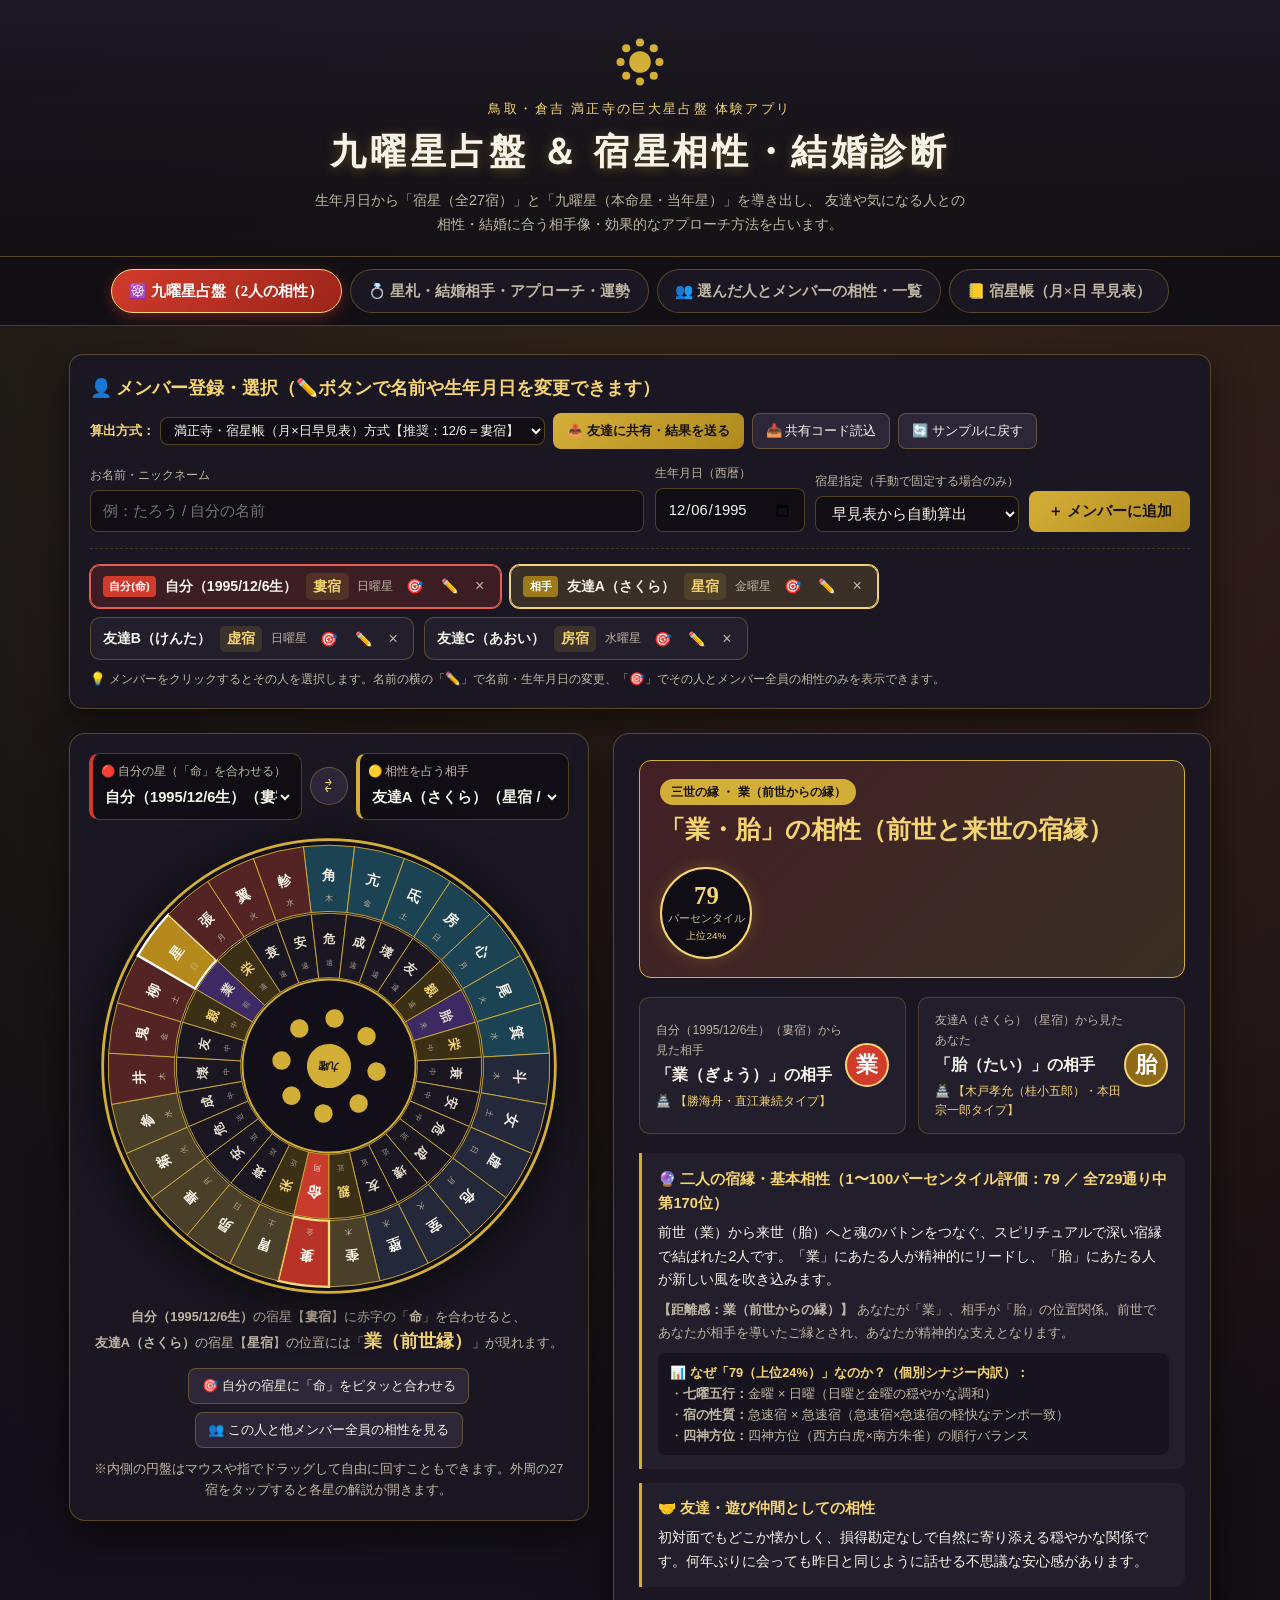
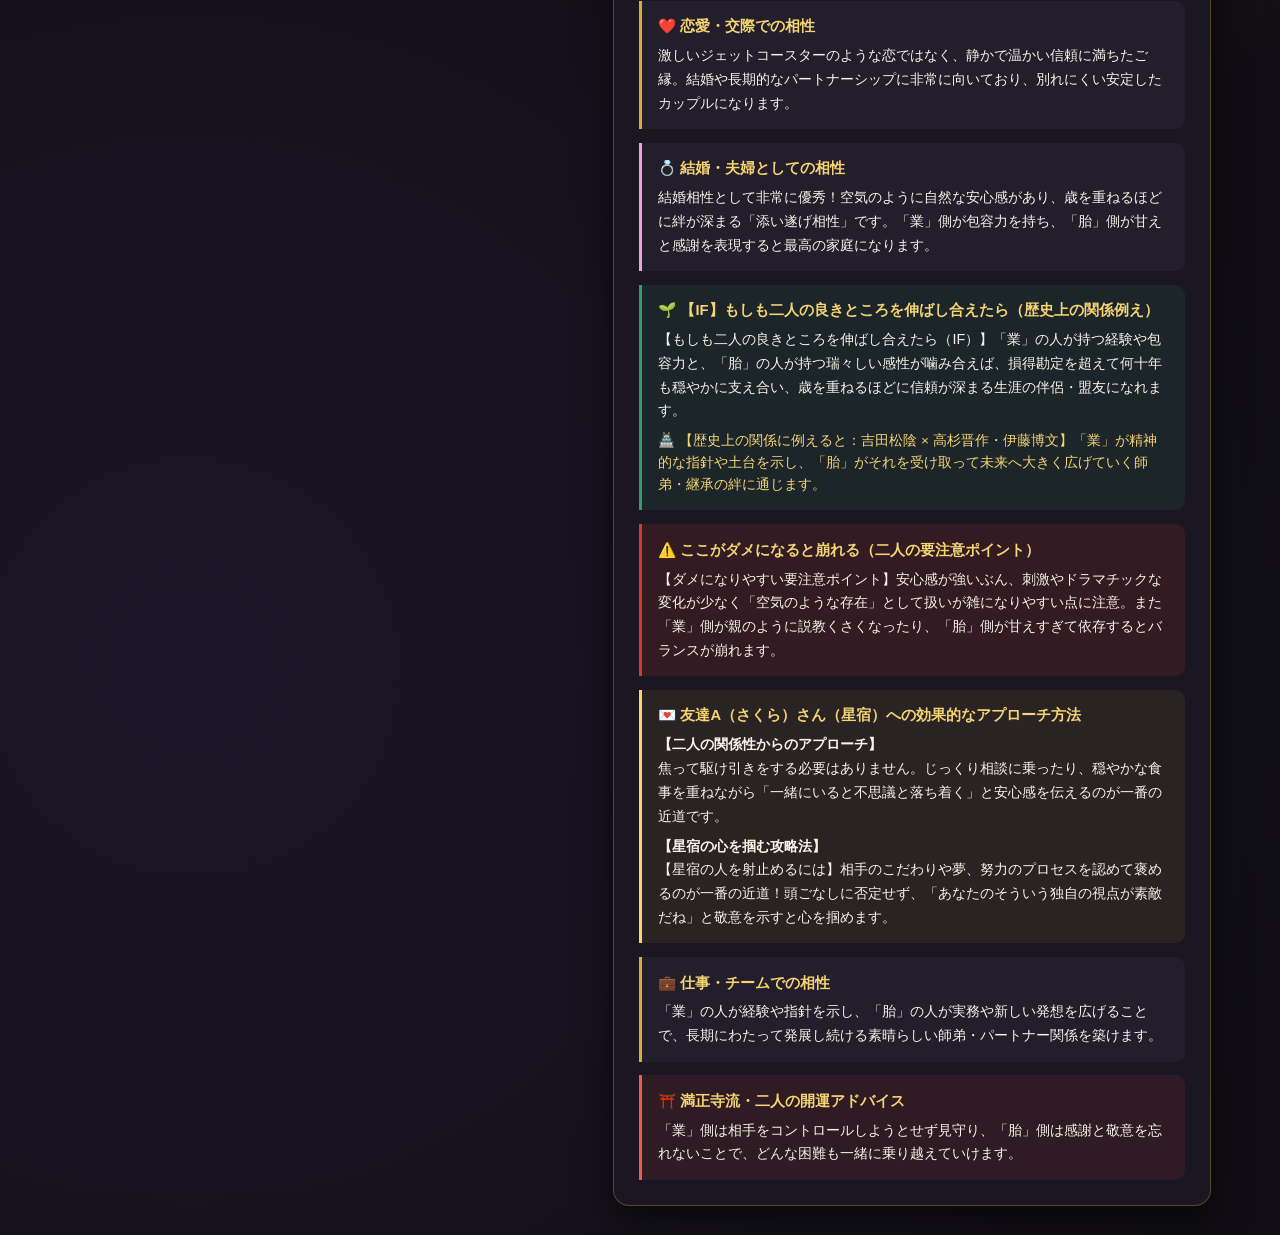
<file: index.html>
<!DOCTYPE html>
<html lang="ja">
<head>
  <meta charset="UTF-8">
  <meta name="viewport" content="width=device-width, initial-scale=1.0">
  <title>満正寺式 九曜星占盤 ― 宿曜二十七宿・九曜星＆結婚・相性占い</title>
  <style id="kuyosei-core-styles">
:root {
  --bg-deep: #100e14;
  --bg-surface: #1b1722;
  --bg-card: #231e2c;
  --bg-elevated: #2d2638;
  --gold-bright: #f5d472;
  --gold-main: #d4af37;
  --gold-dim: #8f7222;
  --vermilion: #d13b2c;
  --vermilion-soft: #e85d4e;
  --jade: #2f9e6f;
  --indigo: #3b6fd1;
  --purple: #8452d1;
  --text-main: #f7f3e9;
  --text-muted: #bfb6a3;
  --border-gold: rgba(212, 175, 55, 0.32);
  --shadow-lg: 0 14px 36px rgba(0, 0, 0, 0.55);

  /* 星札（黄札）カラー */
  --kifuda-bg: #f6e299;
  --kifuda-bg-grad: linear-gradient(165deg, #faecaf 0%, #f1d372 52%, #e6c255 100%);
  --kifuda-ink: #24190e;
  --kifuda-red: #b52418;
  --kifuda-border: #8c6618;
}

*,
*::before,
*::after {
  box-sizing: border-box;
}

body {
  margin: 0;
  font-family: "Hiragino Mincho ProN", "Yu Mincho", "MS PMincho", "Noto Serif JP", serif;
  background-color: var(--bg-deep);
  background-image:
    radial-gradient(circle at 50% 0%, rgba(212, 175, 55, 0.14) 0%, transparent 55%),
    radial-gradient(circle at 85% 20%, rgba(209, 59, 44, 0.1) 0%, transparent 45%),
    radial-gradient(circle at 15% 80%, rgba(132, 82, 209, 0.1) 0%, transparent 45%);
  color: var(--text-main);
  line-height: 1.65;
  min-height: 100dvh;
}

button,
input,
select {
  font: inherit;
}

/* ヘッダー */
.site-header {
  text-align: center;
  padding: clamp(1.25rem, 3vw, 2.2rem) 1rem 1.2rem;
  border-bottom: 1px solid var(--border-gold);
  background: linear-gradient(180deg, rgba(27, 23, 34, 0.95), rgba(16, 14, 20, 0.85));
  position: relative;
}

.kuyo-crest {
  display: inline-flex;
  align-items: center;
  justify-content: center;
  width: 54px;
  height: 54px;
  margin-bottom: 0.4rem;
}

.site-subtitle {
  margin: 0;
  font-size: 0.82rem;
  letter-spacing: 0.18em;
  color: var(--gold-bright);
}

.site-title {
  margin: 0.25rem 0 0.4rem;
  font-size: clamp(1.45rem, 4vw, 2.25rem);
  letter-spacing: 0.1em;
  color: var(--text-main);
  text-shadow: 0 2px 12px rgba(212, 175, 55, 0.35);
}

.site-desc {
  margin: 0 auto;
  max-width: 660px;
  font-size: 0.9rem;
  color: var(--text-muted);
  font-family: "Hiragino Kaku Gothic ProN", "Yu Gothic", sans-serif;
}

/* ナビゲーションタブ */
.mode-nav {
  display: flex;
  justify-content: center;
  gap: 0.5rem;
  padding: 0.75rem 1rem;
  position: sticky;
  top: 0;
  z-index: 30;
  background: rgba(16, 14, 20, 0.9);
  backdrop-filter: blur(10px);
  border-bottom: 1px solid var(--border-gold);
  flex-wrap: wrap;
}

.tab-btn {
  appearance: none;
  border: 1px solid var(--border-gold);
  background: var(--bg-surface);
  color: var(--text-muted);
  padding: 0.55rem 1.1rem;
  border-radius: 999px;
  cursor: pointer;
  font-weight: 600;
  font-size: 0.92rem;
  transition: background-color 0.2s, color 0.2s, border-color 0.2s, transform 0.15s;
  display: inline-flex;
  align-items: center;
  gap: 0.4rem;
}

.tab-btn:hover {
  border-color: var(--gold-bright);
  color: var(--text-main);
}

.tab-btn.active {
  background: linear-gradient(135deg, var(--vermilion) 0%, #9c2419 100%);
  border-color: var(--gold-bright);
  color: #fff;
  box-shadow: 0 4px 14px rgba(209, 59, 44, 0.4);
}

/* メインコンテナ */
.main-container {
  max-width: 1200px;
  margin: 0 auto;
  padding: clamp(1rem, 2.5vw, 1.8rem);
  display: grid;
  gap: 1.5rem;
}

/* メンバー登録＆管理バー */
.members-panel {
  background: var(--bg-surface);
  border: 1px solid var(--border-gold);
  border-radius: 14px;
  padding: 1.15rem 1.25rem;
  box-shadow: var(--shadow-lg);
}

.panel-header {
  display: flex;
  justify-content: space-between;
  align-items: center;
  flex-wrap: wrap;
  gap: 0.6rem;
  margin-bottom: 0.9rem;
}

.panel-title {
  margin: 0;
  font-size: 1.12rem;
  color: var(--gold-bright);
  display: flex;
  align-items: center;
  gap: 0.5rem;
}

.panel-actions {
  display: flex;
  gap: 0.5rem;
  flex-wrap: wrap;
}

.btn-secondary {
  background: var(--bg-elevated);
  color: var(--text-main);
  border: 1px solid var(--border-gold);
  padding: 0.38rem 0.8rem;
  border-radius: 8px;
  font-size: 0.82rem;
  cursor: pointer;
  font-family: sans-serif;
  transition: background 0.2s, border-color 0.2s;
}

.btn-secondary:hover {
  background: rgba(212, 175, 55, 0.18);
  border-color: var(--gold-bright);
}

.add-member-form {
  display: flex;
  flex-wrap: wrap;
  gap: 0.65rem;
  align-items: flex-end;
  margin-bottom: 1rem;
  padding-bottom: 1rem;
  border-bottom: 1px dashed rgba(212, 175, 55, 0.22);
  font-family: sans-serif;
}

.field-group {
  display: flex;
  flex-direction: column;
  gap: 0.25rem;
}

.field-group label {
  font-size: 0.78rem;
  color: var(--text-muted);
}

.field-input {
  background: var(--bg-deep);
  border: 1px solid var(--border-gold);
  color: var(--text-main);
  padding: 0.5rem 0.75rem;
  border-radius: 8px;
  font-size: 0.92rem;
}

.field-input:focus {
  outline: 2px solid var(--gold-bright);
  border-color: transparent;
}

.btn-primary {
  background: linear-gradient(135deg, var(--gold-main) 0%, #b0891e 100%);
  color: #171209;
  font-weight: 700;
  border: none;
  padding: 0.54rem 1.15rem;
  border-radius: 8px;
  cursor: pointer;
  font-size: 0.92rem;
  transition: transform 0.15s, filter 0.2s;
}

.btn-primary:hover {
  filter: brightness(1.1);
}

.btn-primary:active {
  transform: scale(0.98);
}

/* 登録メンバーチップ一覧 */
.member-chips {
  display: flex;
  flex-wrap: wrap;
  gap: 0.6rem;
}

.member-chip {
  display: inline-flex;
  align-items: center;
  gap: 0.55rem;
  background: var(--bg-card);
  border: 1px solid var(--border-gold);
  border-radius: 10px;
  padding: 0.45rem 0.75rem;
  font-family: sans-serif;
  font-size: 0.88rem;
  cursor: pointer;
  transition: border-color 0.2s, background 0.2s, transform 0.15s;
}

.member-chip:hover {
  border-color: var(--gold-bright);
  transform: translateY(-1px);
}

.member-chip.selected-self {
  border-color: var(--vermilion-soft);
  background: rgba(209, 59, 44, 0.18);
  box-shadow: 0 0 0 1px var(--vermilion-soft);
}

.member-chip.selected-partner {
  border-color: var(--gold-bright);
  background: rgba(212, 175, 55, 0.16);
  box-shadow: 0 0 0 1px var(--gold-bright);
}

.chip-role-badge {
  font-size: 0.7rem;
  font-weight: 700;
  padding: 0.1rem 0.4rem;
  border-radius: 4px;
  color: #fff;
}

.chip-role-badge.self {
  background: var(--vermilion);
}

.chip-role-badge.partner {
  background: #9c7a1c;
}

.chip-shuku {
  font-family: serif;
  font-weight: 700;
  color: var(--gold-bright);
  background: rgba(212, 175, 55, 0.14);
  padding: 0.1rem 0.45rem;
  border-radius: 5px;
}

.chip-delete {
  background: transparent;
  border: none;
  color: var(--text-muted);
  cursor: pointer;
  padding: 0 0.2rem;
  font-size: 1rem;
  line-height: 1;
}

.chip-delete:hover {
  color: var(--vermilion-soft);
}

/* セクション表示切り替え */
.view-section {
  display: none;
}

.view-section.active {
  display: block;
}

/* 1. 九曜星占盤 ＆ 1対1相性 2カラムグリッド */
.wheel-compatibility-grid {
  display: grid;
  grid-template-columns: minmax(310px, 520px) 1fr;
  gap: 1.5rem;
  align-items: start;
}

@media (max-width: 920px) {
  .wheel-compatibility-grid {
    grid-template-columns: 1fr;
  }
}

/* 九曜星占盤カード */
.wheel-card {
  background: var(--bg-surface);
  border: 1px solid var(--border-gold);
  border-radius: 16px;
  padding: 1.2rem;
  box-shadow: var(--shadow-lg);
  text-align: center;
}

.pair-selector-bar {
  display: grid;
  grid-template-columns: 1fr auto 1fr;
  gap: 0.5rem;
  align-items: center;
  margin-bottom: 1rem;
  font-family: sans-serif;
}

.pair-box {
  background: var(--bg-deep);
  border: 1px solid var(--border-gold);
  border-radius: 10px;
  padding: 0.5rem;
  text-align: left;
}

.pair-box.self-box {
  border-left: 4px solid var(--vermilion);
}

.pair-box.partner-box {
  border-left: 4px solid var(--gold-main);
}

.pair-box label {
  display: block;
  font-size: 0.72rem;
  color: var(--text-muted);
  margin-bottom: 0.2rem;
}

.pair-box select {
  width: 100%;
  background: transparent;
  color: var(--text-main);
  border: none;
  font-weight: 700;
  font-size: 0.92rem;
  cursor: pointer;
}

.pair-box select option {
  background: var(--bg-surface);
  color: var(--text-main);
}

.swap-btn {
  background: var(--bg-elevated);
  border: 1px solid var(--border-gold);
  color: var(--gold-bright);
  width: 38px;
  height: 38px;
  border-radius: 50%;
  cursor: pointer;
  display: inline-flex;
  align-items: center;
  justify-content: center;
  font-size: 1.05rem;
  transition: transform 0.25s, background 0.2s;
}

.swap-btn:hover {
  transform: rotate(180deg);
  background: rgba(212, 175, 55, 0.2);
}

/* 巨大円盤 SVG コンテナ */
.senban-wrapper {
  position: relative;
  width: 100%;
  max-width: 460px;
  aspect-ratio: 1 / 1;
  margin: 0 auto;
  user-select: none;
  touch-action: none;
}

.senban-svg {
  width: 100%;
  height: 100%;
  display: block;
  filter: drop-shadow(0 8px 24px rgba(0, 0, 0, 0.65));
}

/* 内盤の回転（CSS Individual Transform Property `rotate`） */
#inner-sanku-wheel {
  transform-origin: 250px 250px;
  rotate: 0deg;
  transition: rotate 0.85s cubic-bezier(0.22, 1, 0.36, 1);
  cursor: grab;
}

#inner-sanku-wheel.dragging {
  transition: none;
  cursor: grabbing;
}

@media (prefers-reduced-motion: reduce) {
  #inner-sanku-wheel {
    transition: none;
  }
}

.wheel-hint {
  margin: 0.65rem 0 0;
  font-size: 0.8rem;
  color: var(--text-muted);
  font-family: sans-serif;
}

.wheel-controls {
  margin-top: 0.75rem;
  display: flex;
  justify-content: center;
  gap: 0.5rem;
  flex-wrap: wrap;
}

/* 相性診断結果カード */
.compat-result-card {
  background: var(--bg-surface);
  border: 1px solid var(--border-gold);
  border-radius: 16px;
  padding: clamp(1.1rem, 2.5vw, 1.6rem);
  box-shadow: var(--shadow-lg);
}

.compat-header-banner {
  border-radius: 12px;
  padding: 1.1rem 1.25rem;
  margin-bottom: 1.2rem;
  background: linear-gradient(135deg, rgba(209, 59, 44, 0.22), rgba(212, 175, 55, 0.16));
  border: 1px solid var(--gold-main);
  display: flex;
  justify-content: space-between;
  align-items: center;
  gap: 1rem;
  flex-wrap: wrap;
}

.compat-badge {
  display: inline-block;
  padding: 0.2rem 0.65rem;
  border-radius: 999px;
  font-size: 0.76rem;
  font-weight: 700;
  background: var(--gold-main);
  color: #161108;
  font-family: sans-serif;
  margin-bottom: 0.3rem;
}

.compat-main-title {
  margin: 0;
  font-size: clamp(1.2rem, 2.6vw, 1.55rem);
  color: var(--gold-bright);
}

.compat-score-circle {
  display: flex;
  flex-direction: column;
  align-items: center;
  justify-content: center;
  min-width: 78px;
  height: 78px;
  border-radius: 50%;
  background: var(--bg-deep);
  border: 2px solid var(--gold-bright);
  box-shadow: 0 0 16px rgba(212, 175, 55, 0.25);
}

.compat-score-num {
  font-size: 1.55rem;
  font-weight: 700;
  line-height: 1.1;
  color: var(--gold-bright);
}

.compat-score-label {
  font-size: 0.68rem;
  color: var(--text-muted);
  font-family: sans-serif;
}

/* 方向別の文字表示（自分→相手 / 相手→自分） */
.direction-boxes {
  display: grid;
  grid-template-columns: repeat(auto-fit, minmax(210px, 1fr));
  gap: 0.75rem;
  margin-bottom: 1.2rem;
}

.dir-box {
  background: var(--bg-card);
  border: 1px solid rgba(212, 175, 55, 0.25);
  border-radius: 10px;
  padding: 0.75rem 1rem;
  display: flex;
  align-items: center;
  justify-content: space-between;
  font-family: sans-serif;
}

.dir-char-seal {
  width: 44px;
  height: 44px;
  border-radius: 50%;
  background: var(--vermilion);
  color: #fff;
  font-family: serif;
  font-size: 1.35rem;
  font-weight: 700;
  display: flex;
  align-items: center;
  justify-content: center;
  border: 2px solid var(--gold-bright);
  flex-shrink: 0;
}

.compat-details-grid {
  display: grid;
  gap: 0.85rem;
  font-family: sans-serif;
}

.compat-detail-item {
  background: var(--bg-card);
  border-left: 3px solid var(--gold-main);
  border-radius: 0 10px 10px 0;
  padding: 0.85rem 1rem;
}

.compat-detail-item h4 {
  margin: 0 0 0.35rem;
  font-size: 0.92rem;
  color: var(--gold-bright);
  display: flex;
  align-items: center;
  gap: 0.4rem;
}

.compat-detail-item p {
  margin: 0;
  font-size: 0.9rem;
  color: var(--text-main);
}

/* 2. 満正寺の「星札（黄札）」＆ 九曜星（本命星・当年星）診断ビュー */
.kifuda-layout {
  display: grid;
  grid-template-columns: minmax(300px, 430px) 1fr;
  gap: 1.5rem;
  align-items: start;
}

@media (max-width: 860px) {
  .kifuda-layout {
    grid-template-columns: 1fr;
  }
}

/* 満正寺の黄札（星札）レプリカデザイン */
.kifuda-talisman {
  background: var(--kifuda-bg-grad);
  color: var(--kifuda-ink);
  border: 4px double var(--kifuda-border);
  border-radius: 10px;
  padding: 1.4rem 1.25rem;
  box-shadow:
    0 14px 32px rgba(0, 0, 0, 0.6),
    inset 0 0 0 2px rgba(181, 36, 24, 0.25);
  position: relative;
}

.kifuda-top-stamp {
  text-align: center;
  border-bottom: 2px solid var(--kifuda-red);
  padding-bottom: 0.75rem;
  margin-bottom: 1rem;
}

.kifuda-temple-label {
  font-size: 0.78rem;
  letter-spacing: 0.25em;
  color: var(--kifuda-red);
  font-weight: 700;
}

.kifuda-shuku-title {
  margin: 0.2rem 0;
  font-size: 2.3rem;
  letter-spacing: 0.15em;
  color: var(--kifuda-ink);
  font-weight: 900;
}

.kifuda-shuku-reading {
  font-size: 0.85rem;
  color: #59411b;
  letter-spacing: 0.1em;
}

.kifuda-meta-tags {
  display: flex;
  justify-content: center;
  gap: 0.45rem;
  flex-wrap: wrap;
  margin-top: 0.5rem;
  font-family: sans-serif;
}

.kifuda-tag {
  background: rgba(181, 36, 24, 0.12);
  border: 1px solid var(--kifuda-red);
  color: var(--kifuda-red);
  padding: 0.12rem 0.55rem;
  border-radius: 4px;
  font-size: 0.75rem;
  font-weight: 700;
}

.kifuda-catchphrase {
  text-align: center;
  font-weight: 700;
  font-size: 1rem;
  color: var(--kifuda-red);
  margin: 0.8rem 0 1rem;
  padding: 0.45rem;
  background: rgba(255, 255, 255, 0.45);
  border-radius: 6px;
}

.kifuda-section {
  margin-bottom: 0.9rem;
  padding-bottom: 0.75rem;
  border-bottom: 1px solid rgba(140, 102, 24, 0.3);
}

.kifuda-section:last-child {
  border-bottom: none;
  margin-bottom: 0;
  padding-bottom: 0;
}

.kifuda-section h4 {
  margin: 0 0 0.3rem;
  font-size: 0.92rem;
  color: var(--kifuda-red);
  letter-spacing: 0.06em;
}

.kifuda-section p {
  margin: 0;
  font-size: 0.88rem;
  line-height: 1.6;
  font-family: sans-serif;
}

/* 九曜星（本命星・当年星）＆ 9年運気バイオリズムカード */
.kuyosei-fortune-panel {
  display: grid;
  gap: 1.2rem;
}

.kuyo-box-card {
  background: var(--bg-surface);
  border: 1px solid var(--border-gold);
  border-radius: 14px;
  padding: 1.25rem;
  box-shadow: var(--shadow-lg);
}

.tonen-hero {
  display: flex;
  align-items: center;
  gap: 1.1rem;
  padding: 1rem;
  border-radius: 12px;
  background: var(--bg-card);
  border: 1px solid var(--border-gold);
  margin: 0.75rem 0 1rem;
  flex-wrap: wrap;
}

.tonen-orb {
  width: 68px;
  height: 68px;
  border-radius: 50%;
  display: flex;
  flex-direction: column;
  align-items: center;
  justify-content: center;
  color: #fff;
  font-weight: 700;
  border: 2px solid var(--gold-bright);
  box-shadow: 0 0 20px rgba(0, 0, 0, 0.5);
  flex-shrink: 0;
}

.cycle-table {
  width: 100%;
  border-collapse: collapse;
  font-family: sans-serif;
  font-size: 0.85rem;
  margin-top: 0.75rem;
}

.cycle-table th,
.cycle-table td {
  padding: 0.5rem 0.65rem;
  border-bottom: 1px solid rgba(212, 175, 55, 0.16);
  text-align: left;
}

.cycle-table tr.current-year-row {
  background: rgba(212, 175, 55, 0.18);
  font-weight: 700;
}

/* 3. 友達グループ相性マトリクス＆ベストペアランキング */
.matrix-card {
  background: var(--bg-surface);
  border: 1px solid var(--border-gold);
  border-radius: 16px;
  padding: 1.3rem;
  box-shadow: var(--shadow-lg);
}

.table-scroll-container {
  overflow-x: auto;
  margin-top: 1rem;
  border-radius: 10px;
  border: 1px solid var(--border-gold);
}

.matrix-table {
  width: 100%;
  border-collapse: collapse;
  font-family: sans-serif;
  font-size: 0.86rem;
  min-width: 480px;
}

.matrix-table th,
.matrix-table td {
  border: 1px solid rgba(212, 175, 55, 0.22);
  padding: 0.6rem 0.5rem;
  text-align: center;
}

.matrix-table th {
  background: var(--bg-elevated);
  color: var(--gold-bright);
}

.matrix-cell-btn {
  width: 100%;
  background: var(--bg-card);
  border: 1px solid transparent;
  color: var(--text-main);
  border-radius: 6px;
  padding: 0.4rem 0.3rem;
  cursor: pointer;
  transition: transform 0.12s, border-color 0.2s;
  display: flex;
  flex-direction: column;
  align-items: center;
  gap: 0.15rem;
}

.matrix-cell-btn:hover {
  border-color: var(--gold-bright);
  transform: scale(1.04);
}

.ranking-grid {
  display: grid;
  grid-template-columns: repeat(auto-fill, minmax(270px, 1fr));
  gap: 0.9rem;
  margin-top: 1rem;
}

.ranking-item {
  background: var(--bg-card);
  border: 1px solid var(--border-gold);
  border-radius: 12px;
  padding: 0.9rem 1rem;
  cursor: pointer;
  transition: border-color 0.2s, transform 0.15s;
  font-family: sans-serif;
}

.ranking-item:hover {
  border-color: var(--gold-bright);
  transform: translateY(-2px);
}

/* モーダルダイアログ (<dialog>) */
dialog.app-dialog {
  background: var(--bg-surface);
  color: var(--text-main);
  border: 2px solid var(--gold-main);
  border-radius: 16px;
  padding: 1.4rem;
  max-width: 680px;
  width: min(92vw, 680px);
  max-height: 85dvh;
  overflow-y: auto;
  box-shadow: 0 24px 60px rgba(0, 0, 0, 0.8);
}

dialog.app-dialog::backdrop {
  background: rgba(8, 6, 12, 0.75);
  backdrop-filter: blur(4px);
}

.toast-banner {
  position: fixed;
  bottom: 1.2rem;
  right: 1.2rem;
  background: var(--gold-main);
  color: #161108;
  font-weight: 700;
  font-family: sans-serif;
  padding: 0.65rem 1.1rem;
  border-radius: 999px;
  box-shadow: var(--shadow-lg);
  z-index: 100;
  opacity: 0;
  pointer-events: none;
  transform: translateY(10px);
  transition: opacity 0.25s, transform 0.25s;
}

.toast-banner.show {
  opacity: 1;
  transform: translateY(0);
}

/* メンバー編集ボタン＆チップ操作 */
.chip-edit {
  background: transparent;
  border: none;
  color: var(--text-muted);
  cursor: pointer;
  padding: 0 0.25rem;
  font-size: 0.88rem;
  line-height: 1;
  transition: color 0.15s, transform 0.15s;
}

.chip-edit:hover {
  color: var(--gold-bright);
  transform: scale(1.15);
}

/* 選んだ人とメンバー全員の相性（1対Nフォーカス表示） */
.focus-filter-bar {
  display: flex;
  flex-wrap: wrap;
  align-items: center;
  justify-content: space-between;
  gap: 0.85rem;
  padding: 1rem 1.2rem;
  background: linear-gradient(135deg, rgba(209, 59, 44, 0.16), rgba(212, 175, 55, 0.12));
  border: 1px solid var(--gold-main);
  border-radius: 14px;
  margin-bottom: 1.4rem;
  font-family: sans-serif;
}

.focus-mode-toggle {
  display: inline-flex;
  background: var(--bg-deep);
  border: 1px solid var(--border-gold);
  border-radius: 999px;
  padding: 0.2rem;
  gap: 0.2rem;
}

.mode-pill-btn {
  appearance: none;
  border: none;
  background: transparent;
  color: var(--text-muted);
  padding: 0.4rem 0.9rem;
  border-radius: 999px;
  font-size: 0.82rem;
  font-weight: 700;
  cursor: pointer;
  transition: background 0.2s, color 0.2s;
}

.mode-pill-btn.active {
  background: var(--gold-main);
  color: #171209;
}

.focus-cards-grid {
  display: grid;
  grid-template-columns: repeat(auto-fill, minmax(330px, 1fr));
  gap: 1.1rem;
  margin-top: 1rem;
}

.focus-compat-card {
  background: var(--bg-card);
  border: 1px solid var(--border-gold);
  border-radius: 14px;
  padding: 1.15rem;
  display: flex;
  flex-direction: column;
  gap: 0.7rem;
  font-family: sans-serif;
  transition: border-color 0.2s, transform 0.15s;
}

.focus-compat-card:hover {
  border-color: var(--gold-bright);
  transform: translateY(-2px);
}

.focus-card-header {
  display: flex;
  justify-content: space-between;
  align-items: center;
  gap: 0.6rem;
  border-bottom: 1px solid rgba(212, 175, 55, 0.2);
  padding-bottom: 0.65rem;
}

.focus-section-mini {
  background: rgba(16, 14, 20, 0.55);
  border-left: 3px solid var(--gold-main);
  border-radius: 0 8px 8px 0;
  padding: 0.55rem 0.75rem;
  font-size: 0.84rem;
}

.focus-section-mini strong {
  color: var(--gold-bright);
  display: block;
  margin-bottom: 0.15rem;
  font-size: 0.8rem;
}

/* 結婚相性ベスト宿バッジ */
.best-shuku-badges {
  display: flex;
  flex-wrap: wrap;
  gap: 0.45rem;
  margin-top: 0.5rem;
}

.best-shuku-pill {
  display: inline-flex;
  align-items: center;
  gap: 0.3rem;
  background: rgba(212, 175, 55, 0.15);
  border: 1px solid var(--gold-main);
  color: var(--text-main);
  padding: 0.25rem 0.65rem;
  border-radius: 999px;
  font-size: 0.8rem;
  cursor: pointer;
  transition: background 0.15s, transform 0.15s;
}

.best-shuku-pill:hover {
  background: rgba(212, 175, 55, 0.3);
  transform: translateY(-1px);
}

.best-shuku-pill.has-friend {
  background: rgba(209, 59, 44, 0.28);
  border-color: var(--gold-bright);
  font-weight: 700;
}

</style>
  <link rel="stylesheet" href="styles.css?v=4">
  <script src="astrology-data.js?v=4" defer></script>
  <script src="app.js?v=4" defer></script>
</head>
<body>
  <!-- ヘッダー -->
  <header class="site-header">
    <div class="kuyo-crest" aria-hidden="true">
      <svg viewBox="0 0 100 100" width="54" height="54">
        <circle cx="50" cy="50" r="20" fill="#d4af37" />
        <circle cx="50" cy="14" r="7.5" fill="#d4af37" />
        <circle cx="75.5" cy="24.5" r="7.5" fill="#d4af37" />
        <circle cx="86" cy="50" r="7.5" fill="#d4af37" />
        <circle cx="75.5" cy="75.5" r="7.5" fill="#d4af37" />
        <circle cx="50" cy="86" r="7.5" fill="#d4af37" />
        <circle cx="24.5" cy="75.5" r="7.5" fill="#d4af37" />
        <circle cx="14" cy="50" r="7.5" fill="#d4af37" />
        <circle cx="24.5" cy="24.5" r="7.5" fill="#d4af37" />
      </svg>
    </div>
    <p class="site-subtitle">鳥取・倉吉 満正寺の巨大星占盤 体験アプリ</p>
    <h1 class="site-title">九曜星占盤 ＆ 宿星相性・結婚診断</h1>
    <p class="site-desc">
      生年月日から「宿星（全27宿）」と「九曜星（本命星・当年星）」を導き出し、
      友達や気になる人との相性・結婚に合う相手像・効果的なアプローチ方法を占います。
    </p>
  </header>

  <!-- モード切り替えナビゲーション -->
  <nav class="mode-nav" aria-label="占いモード切替">
    <button type="button" class="tab-btn active" data-target="tab-wheel">
      ☸️ 九曜星占盤（2人の相性）
    </button>
    <button type="button" class="tab-btn" data-target="tab-kifuda">
      💍 星札・結婚相手・アプローチ・運勢
    </button>
    <button type="button" class="tab-btn" data-target="tab-matrix">
      👥 選んだ人とメンバーの相性・一覧
    </button>
    <button type="button" class="tab-btn" data-target="tab-shukuseicho">
      📒 宿星帳（月×日 早見表）
    </button>
  </nav>

  <main class="main-container">
    <!-- 共有リンク反映バナー -->
    <div id="shared-loaded-banner" style="display:none;background:linear-gradient(135deg, rgba(47, 158, 111, 0.28), rgba(212, 175, 55, 0.2));border:2px solid #4ef08c;border-radius:12px;padding:0.75rem 1.1rem;margin-bottom:1.1rem;font-family:sans-serif;font-size:0.9rem;color:#fff;box-shadow:var(--shadow-lg);"></div>

    <!-- メンバー（自分＋友達）登録・管理パネル -->
    <section class="members-panel" aria-label="占うメンバーの登録と選択">
      <div class="panel-header">
        <h2 class="panel-title">👤 メンバー登録・選択（✏️ボタンで名前や生年月日を変更できます）</h2>
        <div class="panel-actions">
          <div style="display:inline-flex;align-items:center;gap:0.35rem;font-family:sans-serif;font-size:0.8rem;">
            <label for="calc-mode-select" style="color:var(--gold-bright);font-weight:700;">算出方式：</label>
            <select id="calc-mode-select" class="field-input" style="padding:0.3rem 0.55rem;font-size:0.8rem;">
              <option value="manshoji_table">満正寺・宿星帳（月×日早見表）方式【推奨：12/6＝婁宿】</option>
              <option value="lunar_jp">旧暦換算方式（日本標準時・旧暦月日）</option>
            </select>
          </div>
          <button type="button" id="share-url-btn" class="btn-primary" style="padding:0.38rem 0.9rem;font-size:0.82rem;">
            📤 友達に共有・結果を送る
          </button>
          <button type="button" id="import-code-open-btn" class="btn-secondary">
            📥 共有コード読込
          </button>
          <button type="button" id="reset-sample-btn" class="btn-secondary">
            🔄 サンプルに戻す
          </button>
        </div>
      </div>

      <form id="add-member-form" class="add-member-form">
        <div class="field-group" style="flex: 1; min-width: 160px;">
          <label for="member-name-input">お名前・ニックネーム</label>
          <input
            type="text"
            id="member-name-input"
            class="field-input"
            placeholder="例：たろう / 自分の名前"
            required
          >
        </div>

        <div class="field-group">
          <label for="member-birth-input">生年月日（西暦）</label>
          <input
            type="date"
            id="member-birth-input"
            class="field-input"
            value="1995-12-06"
            required
          >
        </div>

        <div class="field-group">
          <label for="member-shuku-override">宿星指定（手動で固定する場合のみ）</label>
          <select id="member-shuku-override" class="field-input"></select>
        </div>

        <button type="submit" class="btn-primary">＋ メンバーに追加</button>
      </form>

      <div id="member-chips-container" class="member-chips"></div>
      <p style="margin:0.55rem 0 0;font-size:0.78rem;color:var(--text-muted);font-family:sans-serif;">
        💡 メンバーをクリックするとその人を選択します。名前の横の「✏️」で名前・生年月日の変更、「🎯」でその人とメンバー全員の相性のみを表示できます。
      </p>
    </section>

    <!-- タブ1：巨大「九曜星占盤」＆ 1対1の相性占い -->
    <section id="tab-wheel" class="view-section active" aria-label="九曜星占盤と1対1相性占い">
      <div class="wheel-compatibility-grid">
        <!-- 左カラム：インタラクティブ九曜星占盤 -->
        <div class="wheel-card">
          <div class="pair-selector-bar">
            <div class="pair-box self-box">
              <label for="self-member-select">🔴 自分の星（「命」を合わせる）</label>
              <select id="self-member-select"></select>
            </div>

            <button
              type="button"
              id="swap-pair-btn"
              class="swap-btn"
              title="自分と相手の立場を入れ替える"
              aria-label="自分と相手を入れ替え"
            >
              ⇄
            </button>

            <div class="pair-box partner-box">
              <label for="partner-member-select">🟡 相性を占う相手</label>
              <select id="partner-member-select"></select>
            </div>
          </div>

          <div class="senban-wrapper">
            <svg
              id="senban-svg"
              class="senban-svg"
              viewBox="0 0 500 500"
              role="img"
              aria-label="満正寺式 九曜星占盤（外周27宿と内周の三九の秘法回転盤）"
            >
              <!-- 外枠装飾 -->
              <circle cx="250" cy="250" r="246" fill="#120f18" stroke="#d4af37" stroke-width="3" />
              <!-- 外周固定リング：27宿 -->
              <g id="outer-shuku-ring"></g>
              <!-- 内周回転リング：三九の秘法（命・栄・衰・安・危・成・壊・友・親・業・胎） -->
              <g id="inner-sanku-wheel"></g>
            </svg>
          </div>

          <p id="wheel-pair-status" class="wheel-hint"></p>

          <div class="wheel-controls">
            <button type="button" id="realign-wheel-btn" class="btn-secondary">
              🎯 自分の宿星に「命」をピタッと合わせる
            </button>
            <button type="button" id="jump-focus-from-wheel-btn" class="btn-secondary">
              👥 この人と他メンバー全員の相性を見る
            </button>
          </div>
          <p class="wheel-hint">
            ※内側の円盤はマウスや指でドラッグして自由に回すこともできます。外周の27宿をタップすると各星の解説が開きます。
          </p>
        </div>

        <!-- 右カラム：相性判定の詳細解説 -->
        <div id="compat-result-container" class="compat-result-card"></div>
      </div>
    </section>

    <!-- タブ2：個人の「星札（黄札）」・結婚相手・アプローチ法 ＆ 九曜星診断 -->
    <section id="tab-kifuda" class="view-section" aria-label="星札と結婚・本命星・当年星の個人診断">
      <div style="margin-bottom:1rem;display:flex;align-items:center;justify-content:space-between;gap:0.75rem;flex-wrap:wrap;font-family:sans-serif;">
        <div style="display:flex;align-items:center;gap:0.75rem;flex-wrap:wrap;">
          <label for="single-member-select" style="font-weight:700;color:var(--gold-bright);">
            📜 診断・結婚・アプローチを表示するメンバー：
          </label>
          <select id="single-member-select" class="field-input" style="min-width:260px;"></select>
        </div>
        <button type="button" id="edit-selected-member-btn" class="btn-secondary">
          ✏️ このメンバーの名前・生年月日を変更
        </button>
      </div>

      <div class="kifuda-layout">
        <!-- 左：満正寺地蔵堂の星札（黄札）イメージ -->
        <div id="kifuda-card-container"></div>

        <!-- 右：結婚相手・アプローチ法 ＆ 九曜星（当年星・本命星） -->
        <div id="kuyosei-detail-container" class="kuyosei-fortune-panel"></div>
      </div>
    </section>

    <!-- タブ3：選んだ人とメンバーの相性のみ表示 ＆ グループ全体相性表 -->
    <section id="tab-matrix" class="view-section" aria-label="選んだ人とメンバーの相性および全体一覧">
      <!-- フィルター・表示切替バー -->
      <div class="focus-filter-bar">
        <div style="display:flex;align-items:center;gap:0.65rem;flex-wrap:wrap;">
          <label for="focus-member-select" style="font-weight:700;color:var(--gold-bright);font-size:0.95rem;">
            🎯 基準にするメンバー：
          </label>
          <select id="focus-member-select" class="field-input" style="min-width:240px;font-weight:700;"></select>
        </div>

        <div class="focus-mode-toggle" role="group" aria-label="表示範囲の切り替え">
          <button type="button" id="mode-focus-only-btn" class="mode-pill-btn active">
            🎯 選んだ人とメンバーの相性のみ
          </button>
          <button type="button" id="mode-all-pairs-btn" class="mode-pill-btn">
            🏆 全員の総当たり表・ランキング
          </button>
        </div>
      </div>

      <!-- 1対N（選んだ人と他のメンバー全員の相性のみ表示）ビュー -->
      <div id="focus-compat-section" class="matrix-card">
        <div id="focus-compat-header"></div>
        <div id="focus-compat-grid" class="focus-cards-grid"></div>
      </div>

      <!-- 全員総当たりビュー（切り替え時のみ表示） -->
      <div id="all-pairs-section" style="display:none;">
        <div class="matrix-card" style="margin-bottom:1.5rem;">
          <h3 style="margin:0 0 0.35rem;color:var(--gold-bright);font-size:1.25rem;">
            🏆 友達グループ ベストペア相性ランキング（全組み合わせ）
          </h3>
          <p style="margin:0;font-size:0.86rem;color:var(--text-muted);font-family:sans-serif;">
            登録されているメンバー全員の組み合わせを相性スコア順にランキング！カードをクリックすると九曜星占盤で詳細を見られます。
          </p>
          <div id="group-ranking-container" class="ranking-grid"></div>
        </div>

        <div class="matrix-card">
          <h3 style="margin:0 0 0.35rem;color:var(--gold-bright);font-size:1.25rem;">
            📊 全員総当たり「三九の秘法」相性マトリクス表
          </h3>
          <p style="margin:0;font-size:0.86rem;color:var(--text-muted);font-family:sans-serif;">
            縦軸の「自分」の星に「命」を合わせたとき、横軸の「相手」の星に出る文字（栄・親・友・衰・安・壊・危・成・命・業・胎）の一覧です。
          </p>
          <div id="group-matrix-container"></div>
        </div>
      </div>
    </section>

    <!-- タブ4：宿星帳（12ヶ月×31日 宿星早見表マトリクス） -->
    <section id="tab-shukuseicho" class="view-section" aria-label="宿星帳（月×日 早見表）">
      <div class="matrix-card">
        <h3 style="margin:0 0 0.35rem;color:var(--gold-bright);font-size:1.25rem;">
          📒 宿星帳（月宿傍通暦 12ヶ月×31日 早見表）
        </h3>
        <p style="margin:0;font-size:0.86rem;color:var(--text-muted);font-family:sans-serif;">
          生まれた「月（横軸）」と「日（縦軸）」が交差するマスから宿星（全27宿）を調べる早見表です（例：<strong>12月 × 6日 ＝ 婁宿</strong>）。マスをクリックするとその宿星の解説が開きます。
        </p>
        <div id="shukuseicho-table-container"></div>
      </div>
    </section>
  </main>

  <!-- 27宿クイック解説モーダル (<dialog>) -->
  <dialog id="shuku-quick-dialog" class="app-dialog" closedby="any">
    <div id="shuku-dialog-body"></div>
    <div style="margin-top:1.2rem;text-align:right;">
      <button type="button" id="close-dialog-btn" class="btn-primary">閉じる</button>
    </div>
  </dialog>

  <!-- メンバー名前・生年月日編集モーダル (<dialog>) -->
  <dialog id="edit-member-dialog" class="app-dialog" closedby="any">
    <h3 style="margin:0 0 1rem;color:var(--gold-bright);">✏️ メンバー情報の変更</h3>
    <form id="edit-member-form" style="display:grid;gap:0.9rem;font-family:sans-serif;">
      <input type="hidden" id="edit-member-id">
      <div class="field-group">
        <label for="edit-member-name">お名前・ニックネーム</label>
        <input type="text" id="edit-member-name" class="field-input" required>
      </div>
      <div class="field-group">
        <label for="edit-member-birth">生年月日（西暦）</label>
        <input type="date" id="edit-member-birth" class="field-input" required>
      </div>
      <div class="field-group">
        <label for="edit-member-shuku">宿星指定（手動で固定する場合のみ）</label>
        <select id="edit-member-shuku" class="field-input"></select>
      </div>
      <div style="display:flex;justify-content:flex-end;gap:0.6rem;margin-top:0.4rem;">
        <button type="button" id="cancel-edit-member-btn" class="btn-secondary">キャンセル</button>
        <button type="submit" class="btn-primary">保存する</button>
      </div>
    </form>
  </dialog>

  <!-- 友達への共有・結果テキスト送信・単一HTML書き出しモーダル (<dialog>) -->
  <dialog id="share-dialog" class="app-dialog" closedby="any">
    <h3 style="margin:0 0 0.6rem;color:var(--gold-bright);">📤 友達にLINE等で診断結果・画面を共有する</h3>

    <div style="display:grid;gap:1rem;font-family:sans-serif;">
      <!-- 方法1：LINEで開ける「結果反映済みWeb共有URL」 -->
      <div class="compat-detail-item" style="border-left-color:#06C755;background:rgba(6, 199, 85, 0.1);">
        <h4 style="color:#4ef08c;">① 🌐 今のメンバー＆結果をそのまま開ける「共有リンク（URL）」をLINEで送る（おすすめ！）</h4>
        <p style="font-size:0.82rem;color:var(--text-muted);margin-bottom:0.55rem;">
          いま登録しているメンバーの名前・生年月日・選択中の2人の相性結果がすべて詰まった専用URLです。友達がタップするだけで、スマホやPCのブラウザで同じ結果画面が開きます！
        </p>
        <div style="display:flex;gap:0.45rem;margin-bottom:0.55rem;">
          <input type="text" id="share-url-output" class="field-input" style="flex:1;font-size:0.8rem;" readonly>
          <button type="button" id="copy-web-url-btn" class="btn-primary">🔗 URLをコピー</button>
        </div>
        <a id="send-line-direct-btn" href="#" target="_blank" rel="noopener" class="btn-primary" style="display:flex;justify-content:center;align-items:center;gap:0.4rem;width:100%;text-decoration:none;background:#06C755;border-color:#06C755;color:#fff;font-weight:700;">
          💬 LINEを起動してこの共有URLを友達に送る
        </a>
      </div>

      <!-- 方法2：LINEトークにそのまま貼れる診断結果テキスト -->
      <div class="compat-detail-item" style="border-left-color:var(--gold-bright);">
        <h4>② 📋 LINEトークにそのまま貼れる「診断結果まとめ長文テキスト」（共有URL付き）</h4>
        <p style="font-size:0.82rem;color:var(--text-muted);margin-bottom:0.5rem;">
          選んだ人の「宿星・今年の九曜星・IFの歴史人物例え・結婚観」と「メンバー全員との相性（1〜100パーセンタイル順位）」＋「共有リンク」をまとめたテキストです。
        </p>
        <div style="display:flex;align-items:center;gap:0.5rem;margin-bottom:0.5rem;flex-wrap:wrap;">
          <label for="share-focus-member-select" style="font-size:0.8rem;color:var(--gold-bright);font-weight:700;">だれを主役にした結果テキストを作る：</label>
          <select id="share-focus-member-select" class="field-input" style="padding:0.3rem 0.6rem;font-size:0.85rem;"></select>
        </div>
        <textarea id="share-summary-textarea" class="field-input" rows="7" style="width:100%;font-size:0.8rem;margin-bottom:0.5rem;line-height:1.5;" readonly></textarea>
        <div style="display:flex;gap:0.5rem;flex-wrap:wrap;">
          <button type="button" id="copy-summary-text-btn" class="btn-primary" style="flex:1;min-width:200px;">
            📋 診断結果テキストをコピーする
          </button>
          <button type="button" id="send-line-summary-btn" class="btn-secondary" style="border-color:#06C755;color:#4ef08c;font-weight:700;">
            💬 このテキストをLINEで送る
          </button>
        </div>
      </div>

      <!-- 方法3：メンバーデータ埋め込み済みの1ファイルHTMLをダウンロード -->
      <div class="compat-detail-item" style="border-left-color:var(--jade);">
        <h4>③ 📦 登録メンバー入り「単一HTMLファイル」を保存して送る（オフライン用）</h4>
        <p style="font-size:0.82rem;color:var(--text-muted);margin-bottom:0.5rem;">
          現在登録したメンバー全員のデータを<strong>たった1個のHTMLファイル</strong>にまとめて保存します。ファイル自体をLINEやPCで送りたい場合に便利です。
        </p>
        <button type="button" id="download-standalone-html-btn" class="btn-secondary" style="width:100%;font-weight:700;border-color:var(--gold-bright);color:var(--gold-bright);">
          📥 メンバー入り単一HTMLファイル（.html）を保存する
        </button>
      </div>

      <!-- 方法4：共有コードのコピー＆貼り付け読み込み -->
      <div class="compat-detail-item" style="border-left-color:var(--indigo);">
        <h4>④ 🔑 メンバー共有コード（コピー＆貼り付けでメンバー復元）</h4>
        <div style="display:flex;gap:0.45rem;margin-bottom:0.55rem;">
          <input type="text" id="share-code-output" class="field-input" style="flex:1;font-size:0.8rem;" readonly>
          <button type="button" id="copy-share-code-btn" class="btn-secondary">コードコピー</button>
        </div>
        <div style="display:flex;gap:0.45rem;">
          <input type="text" id="share-code-input" class="field-input" style="flex:1;font-size:0.8rem;" placeholder="友達から受け取った共有コード（またはURL）をここに貼り付け">
          <button type="button" id="apply-share-code-btn" class="btn-primary">読み込む</button>
        </div>
      </div>
    </div>

    <div style="margin-top:1.1rem;text-align:right;">
      <button type="button" id="close-share-dialog-btn" class="btn-secondary">閉じる</button>
    </div>
  </dialog>

  <!-- トースト通知 -->
  <div id="toast-banner" class="toast-banner" role="status" aria-live="polite"></div>
</body>
</html>
</file>
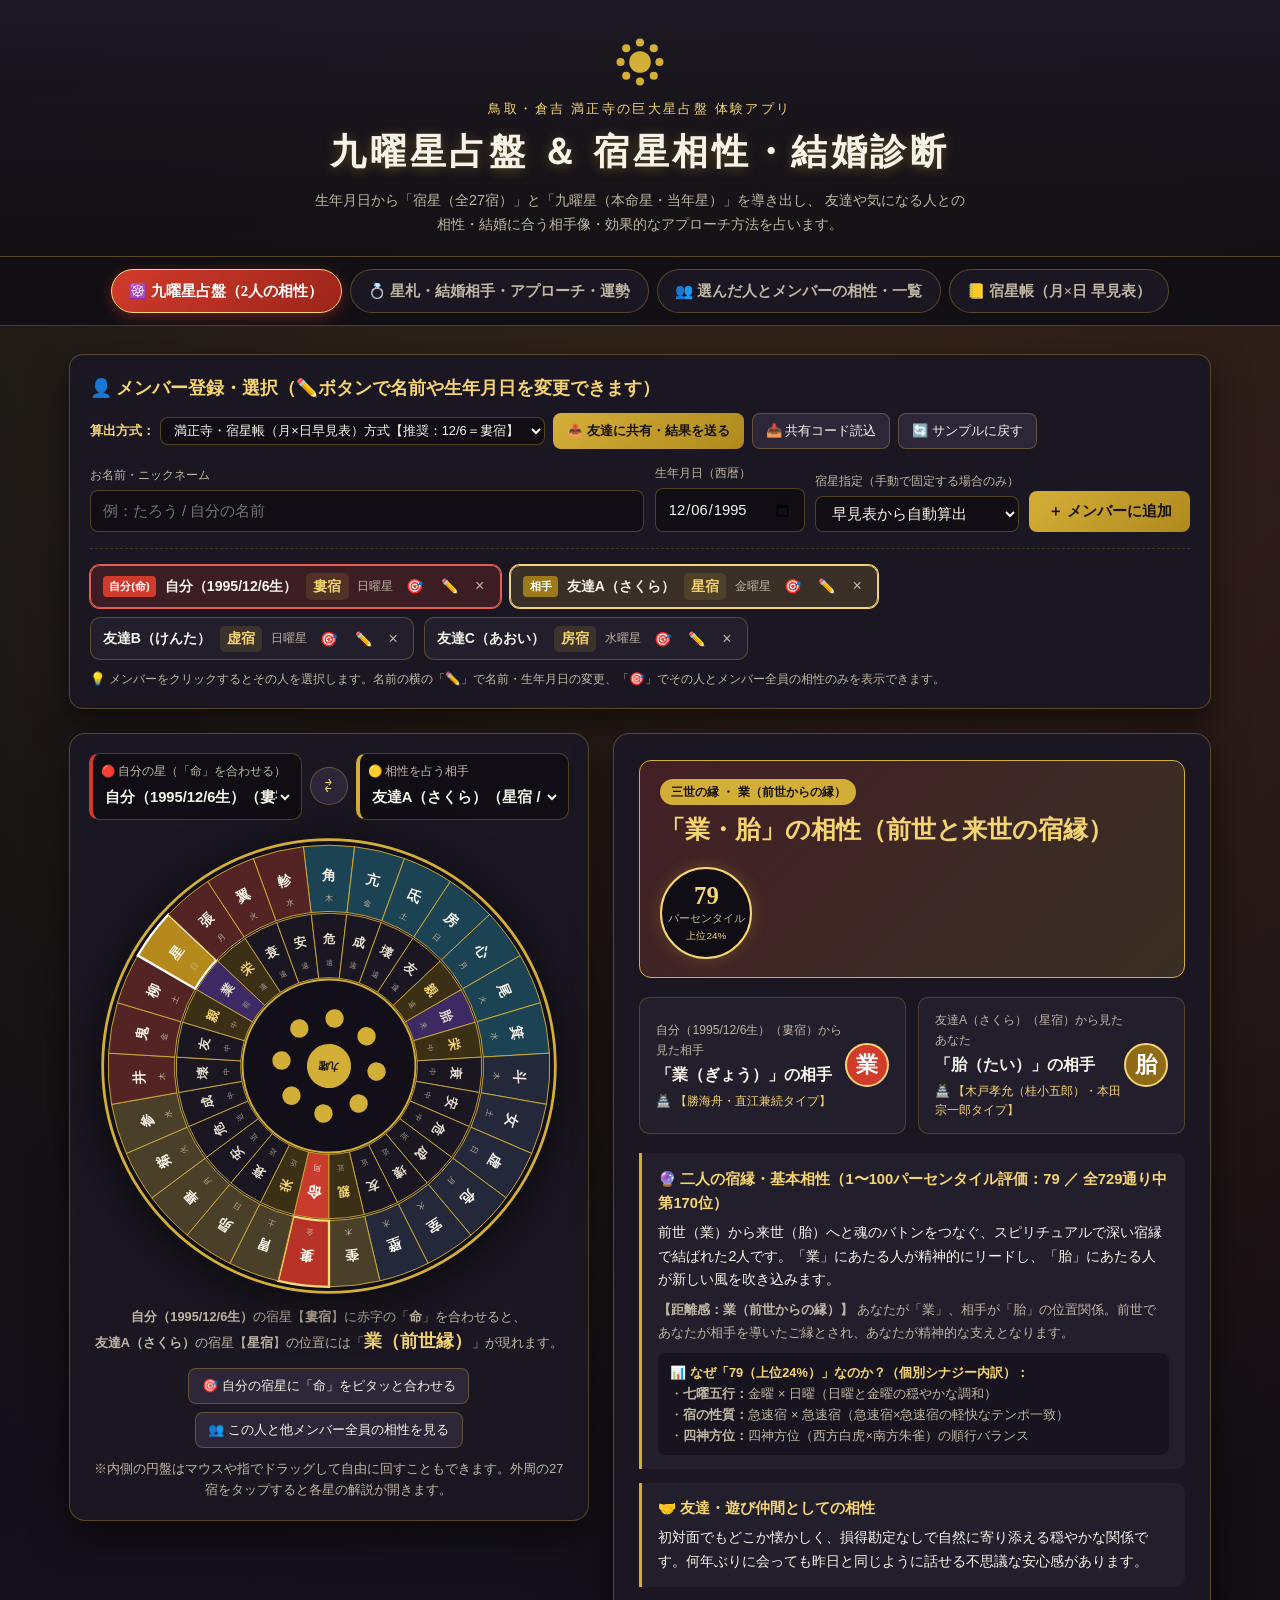
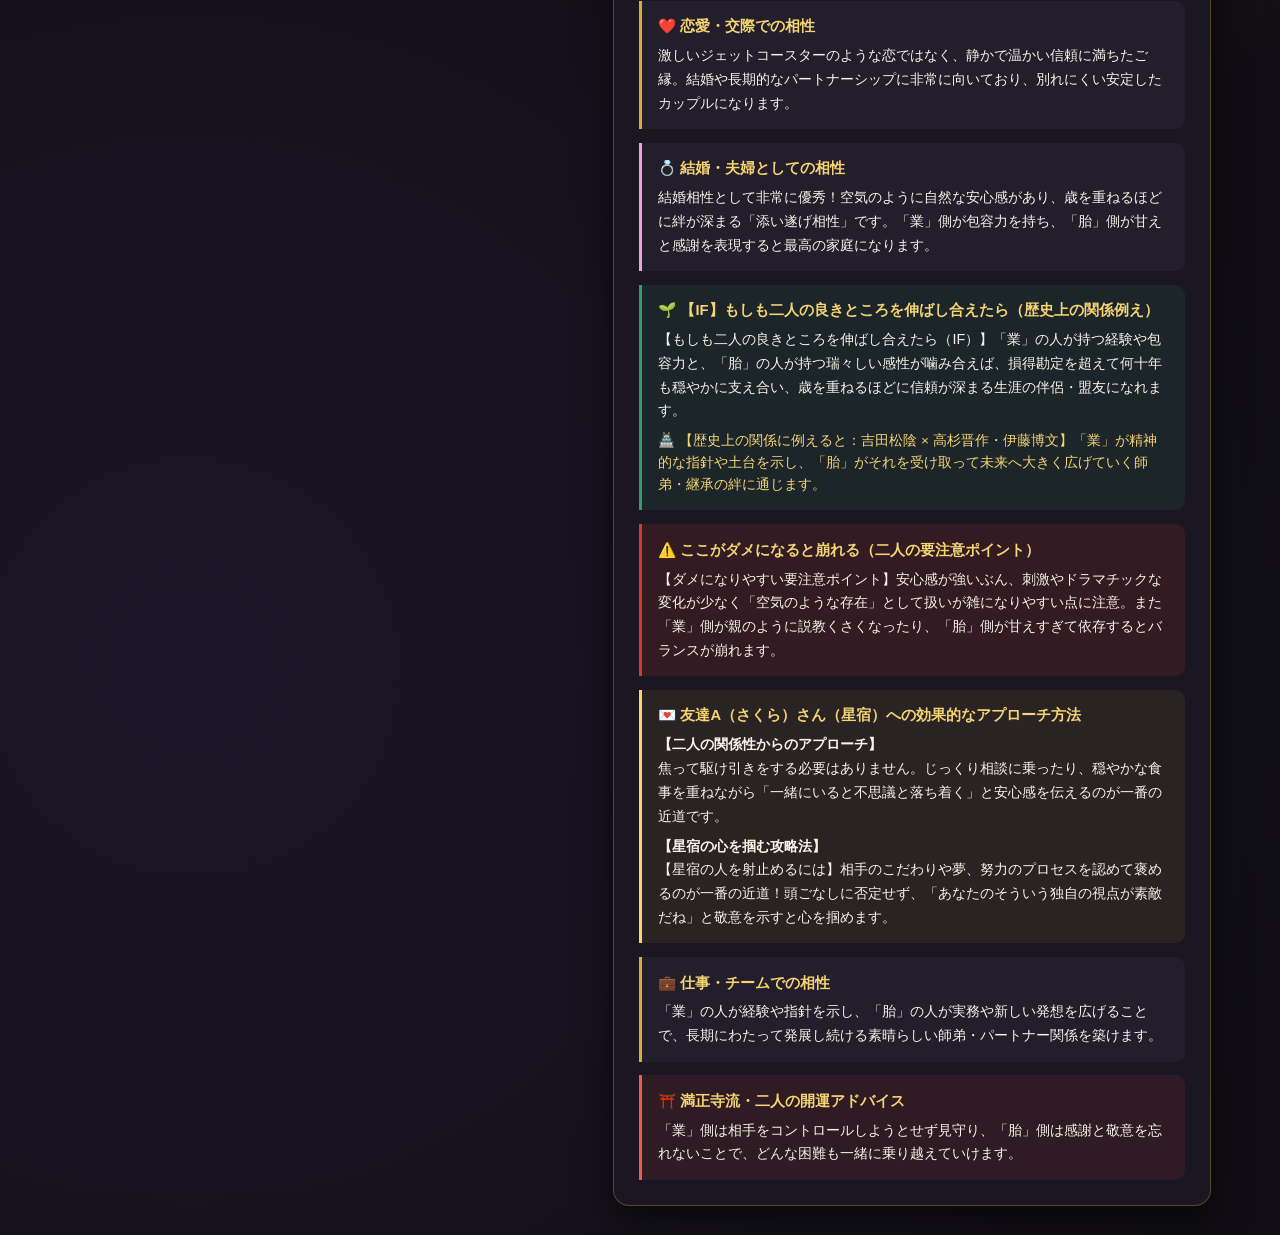
<file: kuyosei_all_in_one.html>
<!DOCTYPE html>
<html lang="ja">
<head>
  <meta charset="UTF-8">
  <meta name="viewport" content="width=device-width, initial-scale=1.0">
  <title>満正寺式 九曜星占盤 ― 宿曜二十七宿・九曜星＆結婚・相性占い</title>
  <style id="kuyosei-core-styles">
:root {
  --bg-deep: #100e14;
  --bg-surface: #1b1722;
  --bg-card: #231e2c;
  --bg-elevated: #2d2638;
  --gold-bright: #f5d472;
  --gold-main: #d4af37;
  --gold-dim: #8f7222;
  --vermilion: #d13b2c;
  --vermilion-soft: #e85d4e;
  --jade: #2f9e6f;
  --indigo: #3b6fd1;
  --purple: #8452d1;
  --text-main: #f7f3e9;
  --text-muted: #bfb6a3;
  --border-gold: rgba(212, 175, 55, 0.32);
  --shadow-lg: 0 14px 36px rgba(0, 0, 0, 0.55);

  /* 星札（黄札）カラー */
  --kifuda-bg: #f6e299;
  --kifuda-bg-grad: linear-gradient(165deg, #faecaf 0%, #f1d372 52%, #e6c255 100%);
  --kifuda-ink: #24190e;
  --kifuda-red: #b52418;
  --kifuda-border: #8c6618;
}

*,
*::before,
*::after {
  box-sizing: border-box;
}

body {
  margin: 0;
  font-family: "Hiragino Mincho ProN", "Yu Mincho", "MS PMincho", "Noto Serif JP", serif;
  background-color: var(--bg-deep);
  background-image:
    radial-gradient(circle at 50% 0%, rgba(212, 175, 55, 0.14) 0%, transparent 55%),
    radial-gradient(circle at 85% 20%, rgba(209, 59, 44, 0.1) 0%, transparent 45%),
    radial-gradient(circle at 15% 80%, rgba(132, 82, 209, 0.1) 0%, transparent 45%);
  color: var(--text-main);
  line-height: 1.65;
  min-height: 100dvh;
}

button,
input,
select {
  font: inherit;
}

/* ヘッダー */
.site-header {
  text-align: center;
  padding: clamp(1.25rem, 3vw, 2.2rem) 1rem 1.2rem;
  border-bottom: 1px solid var(--border-gold);
  background: linear-gradient(180deg, rgba(27, 23, 34, 0.95), rgba(16, 14, 20, 0.85));
  position: relative;
}

.kuyo-crest {
  display: inline-flex;
  align-items: center;
  justify-content: center;
  width: 54px;
  height: 54px;
  margin-bottom: 0.4rem;
}

.site-subtitle {
  margin: 0;
  font-size: 0.82rem;
  letter-spacing: 0.18em;
  color: var(--gold-bright);
}

.site-title {
  margin: 0.25rem 0 0.4rem;
  font-size: clamp(1.45rem, 4vw, 2.25rem);
  letter-spacing: 0.1em;
  color: var(--text-main);
  text-shadow: 0 2px 12px rgba(212, 175, 55, 0.35);
}

.site-desc {
  margin: 0 auto;
  max-width: 660px;
  font-size: 0.9rem;
  color: var(--text-muted);
  font-family: "Hiragino Kaku Gothic ProN", "Yu Gothic", sans-serif;
}

/* ナビゲーションタブ */
.mode-nav {
  display: flex;
  justify-content: center;
  gap: 0.5rem;
  padding: 0.75rem 1rem;
  position: sticky;
  top: 0;
  z-index: 30;
  background: rgba(16, 14, 20, 0.9);
  backdrop-filter: blur(10px);
  border-bottom: 1px solid var(--border-gold);
  flex-wrap: wrap;
}

.tab-btn {
  appearance: none;
  border: 1px solid var(--border-gold);
  background: var(--bg-surface);
  color: var(--text-muted);
  padding: 0.55rem 1.1rem;
  border-radius: 999px;
  cursor: pointer;
  font-weight: 600;
  font-size: 0.92rem;
  transition: background-color 0.2s, color 0.2s, border-color 0.2s, transform 0.15s;
  display: inline-flex;
  align-items: center;
  gap: 0.4rem;
}

.tab-btn:hover {
  border-color: var(--gold-bright);
  color: var(--text-main);
}

.tab-btn.active {
  background: linear-gradient(135deg, var(--vermilion) 0%, #9c2419 100%);
  border-color: var(--gold-bright);
  color: #fff;
  box-shadow: 0 4px 14px rgba(209, 59, 44, 0.4);
}

/* メインコンテナ */
.main-container {
  max-width: 1200px;
  margin: 0 auto;
  padding: clamp(1rem, 2.5vw, 1.8rem);
  display: grid;
  gap: 1.5rem;
}

/* メンバー登録＆管理バー */
.members-panel {
  background: var(--bg-surface);
  border: 1px solid var(--border-gold);
  border-radius: 14px;
  padding: 1.15rem 1.25rem;
  box-shadow: var(--shadow-lg);
}

.panel-header {
  display: flex;
  justify-content: space-between;
  align-items: center;
  flex-wrap: wrap;
  gap: 0.6rem;
  margin-bottom: 0.9rem;
}

.panel-title {
  margin: 0;
  font-size: 1.12rem;
  color: var(--gold-bright);
  display: flex;
  align-items: center;
  gap: 0.5rem;
}

.panel-actions {
  display: flex;
  gap: 0.5rem;
  flex-wrap: wrap;
}

.btn-secondary {
  background: var(--bg-elevated);
  color: var(--text-main);
  border: 1px solid var(--border-gold);
  padding: 0.38rem 0.8rem;
  border-radius: 8px;
  font-size: 0.82rem;
  cursor: pointer;
  font-family: sans-serif;
  transition: background 0.2s, border-color 0.2s;
}

.btn-secondary:hover {
  background: rgba(212, 175, 55, 0.18);
  border-color: var(--gold-bright);
}

.add-member-form {
  display: flex;
  flex-wrap: wrap;
  gap: 0.65rem;
  align-items: flex-end;
  margin-bottom: 1rem;
  padding-bottom: 1rem;
  border-bottom: 1px dashed rgba(212, 175, 55, 0.22);
  font-family: sans-serif;
}

.field-group {
  display: flex;
  flex-direction: column;
  gap: 0.25rem;
}

.field-group label {
  font-size: 0.78rem;
  color: var(--text-muted);
}

.field-input {
  background: var(--bg-deep);
  border: 1px solid var(--border-gold);
  color: var(--text-main);
  padding: 0.5rem 0.75rem;
  border-radius: 8px;
  font-size: 0.92rem;
}

.field-input:focus {
  outline: 2px solid var(--gold-bright);
  border-color: transparent;
}

.btn-primary {
  background: linear-gradient(135deg, var(--gold-main) 0%, #b0891e 100%);
  color: #171209;
  font-weight: 700;
  border: none;
  padding: 0.54rem 1.15rem;
  border-radius: 8px;
  cursor: pointer;
  font-size: 0.92rem;
  transition: transform 0.15s, filter 0.2s;
}

.btn-primary:hover {
  filter: brightness(1.1);
}

.btn-primary:active {
  transform: scale(0.98);
}

/* 登録メンバーチップ一覧 */
.member-chips {
  display: flex;
  flex-wrap: wrap;
  gap: 0.6rem;
}

.member-chip {
  display: inline-flex;
  align-items: center;
  gap: 0.55rem;
  background: var(--bg-card);
  border: 1px solid var(--border-gold);
  border-radius: 10px;
  padding: 0.45rem 0.75rem;
  font-family: sans-serif;
  font-size: 0.88rem;
  cursor: pointer;
  transition: border-color 0.2s, background 0.2s, transform 0.15s;
}

.member-chip:hover {
  border-color: var(--gold-bright);
  transform: translateY(-1px);
}

.member-chip.selected-self {
  border-color: var(--vermilion-soft);
  background: rgba(209, 59, 44, 0.18);
  box-shadow: 0 0 0 1px var(--vermilion-soft);
}

.member-chip.selected-partner {
  border-color: var(--gold-bright);
  background: rgba(212, 175, 55, 0.16);
  box-shadow: 0 0 0 1px var(--gold-bright);
}

.chip-role-badge {
  font-size: 0.7rem;
  font-weight: 700;
  padding: 0.1rem 0.4rem;
  border-radius: 4px;
  color: #fff;
}

.chip-role-badge.self {
  background: var(--vermilion);
}

.chip-role-badge.partner {
  background: #9c7a1c;
}

.chip-shuku {
  font-family: serif;
  font-weight: 700;
  color: var(--gold-bright);
  background: rgba(212, 175, 55, 0.14);
  padding: 0.1rem 0.45rem;
  border-radius: 5px;
}

.chip-delete {
  background: transparent;
  border: none;
  color: var(--text-muted);
  cursor: pointer;
  padding: 0 0.2rem;
  font-size: 1rem;
  line-height: 1;
}

.chip-delete:hover {
  color: var(--vermilion-soft);
}

/* セクション表示切り替え */
.view-section {
  display: none;
}

.view-section.active {
  display: block;
}

/* 1. 九曜星占盤 ＆ 1対1相性 2カラムグリッド */
.wheel-compatibility-grid {
  display: grid;
  grid-template-columns: minmax(310px, 520px) 1fr;
  gap: 1.5rem;
  align-items: start;
}

@media (max-width: 920px) {
  .wheel-compatibility-grid {
    grid-template-columns: 1fr;
  }
}

/* 九曜星占盤カード */
.wheel-card {
  background: var(--bg-surface);
  border: 1px solid var(--border-gold);
  border-radius: 16px;
  padding: 1.2rem;
  box-shadow: var(--shadow-lg);
  text-align: center;
}

.pair-selector-bar {
  display: grid;
  grid-template-columns: 1fr auto 1fr;
  gap: 0.5rem;
  align-items: center;
  margin-bottom: 1rem;
  font-family: sans-serif;
}

.pair-box {
  background: var(--bg-deep);
  border: 1px solid var(--border-gold);
  border-radius: 10px;
  padding: 0.5rem;
  text-align: left;
}

.pair-box.self-box {
  border-left: 4px solid var(--vermilion);
}

.pair-box.partner-box {
  border-left: 4px solid var(--gold-main);
}

.pair-box label {
  display: block;
  font-size: 0.72rem;
  color: var(--text-muted);
  margin-bottom: 0.2rem;
}

.pair-box select {
  width: 100%;
  background: transparent;
  color: var(--text-main);
  border: none;
  font-weight: 700;
  font-size: 0.92rem;
  cursor: pointer;
}

.pair-box select option {
  background: var(--bg-surface);
  color: var(--text-main);
}

.swap-btn {
  background: var(--bg-elevated);
  border: 1px solid var(--border-gold);
  color: var(--gold-bright);
  width: 38px;
  height: 38px;
  border-radius: 50%;
  cursor: pointer;
  display: inline-flex;
  align-items: center;
  justify-content: center;
  font-size: 1.05rem;
  transition: transform 0.25s, background 0.2s;
}

.swap-btn:hover {
  transform: rotate(180deg);
  background: rgba(212, 175, 55, 0.2);
}

/* 巨大円盤 SVG コンテナ */
.senban-wrapper {
  position: relative;
  width: 100%;
  max-width: 460px;
  aspect-ratio: 1 / 1;
  margin: 0 auto;
  user-select: none;
  touch-action: none;
}

.senban-svg {
  width: 100%;
  height: 100%;
  display: block;
  filter: drop-shadow(0 8px 24px rgba(0, 0, 0, 0.65));
}

/* 内盤の回転（CSS Individual Transform Property `rotate`） */
#inner-sanku-wheel {
  transform-origin: 250px 250px;
  rotate: 0deg;
  transition: rotate 0.85s cubic-bezier(0.22, 1, 0.36, 1);
  cursor: grab;
}

#inner-sanku-wheel.dragging {
  transition: none;
  cursor: grabbing;
}

@media (prefers-reduced-motion: reduce) {
  #inner-sanku-wheel {
    transition: none;
  }
}

.wheel-hint {
  margin: 0.65rem 0 0;
  font-size: 0.8rem;
  color: var(--text-muted);
  font-family: sans-serif;
}

.wheel-controls {
  margin-top: 0.75rem;
  display: flex;
  justify-content: center;
  gap: 0.5rem;
  flex-wrap: wrap;
}

/* 相性診断結果カード */
.compat-result-card {
  background: var(--bg-surface);
  border: 1px solid var(--border-gold);
  border-radius: 16px;
  padding: clamp(1.1rem, 2.5vw, 1.6rem);
  box-shadow: var(--shadow-lg);
}

.compat-header-banner {
  border-radius: 12px;
  padding: 1.1rem 1.25rem;
  margin-bottom: 1.2rem;
  background: linear-gradient(135deg, rgba(209, 59, 44, 0.22), rgba(212, 175, 55, 0.16));
  border: 1px solid var(--gold-main);
  display: flex;
  justify-content: space-between;
  align-items: center;
  gap: 1rem;
  flex-wrap: wrap;
}

.compat-badge {
  display: inline-block;
  padding: 0.2rem 0.65rem;
  border-radius: 999px;
  font-size: 0.76rem;
  font-weight: 700;
  background: var(--gold-main);
  color: #161108;
  font-family: sans-serif;
  margin-bottom: 0.3rem;
}

.compat-main-title {
  margin: 0;
  font-size: clamp(1.2rem, 2.6vw, 1.55rem);
  color: var(--gold-bright);
}

.compat-score-circle {
  display: flex;
  flex-direction: column;
  align-items: center;
  justify-content: center;
  min-width: 78px;
  height: 78px;
  border-radius: 50%;
  background: var(--bg-deep);
  border: 2px solid var(--gold-bright);
  box-shadow: 0 0 16px rgba(212, 175, 55, 0.25);
}

.compat-score-num {
  font-size: 1.55rem;
  font-weight: 700;
  line-height: 1.1;
  color: var(--gold-bright);
}

.compat-score-label {
  font-size: 0.68rem;
  color: var(--text-muted);
  font-family: sans-serif;
}

/* 方向別の文字表示（自分→相手 / 相手→自分） */
.direction-boxes {
  display: grid;
  grid-template-columns: repeat(auto-fit, minmax(210px, 1fr));
  gap: 0.75rem;
  margin-bottom: 1.2rem;
}

.dir-box {
  background: var(--bg-card);
  border: 1px solid rgba(212, 175, 55, 0.25);
  border-radius: 10px;
  padding: 0.75rem 1rem;
  display: flex;
  align-items: center;
  justify-content: space-between;
  font-family: sans-serif;
}

.dir-char-seal {
  width: 44px;
  height: 44px;
  border-radius: 50%;
  background: var(--vermilion);
  color: #fff;
  font-family: serif;
  font-size: 1.35rem;
  font-weight: 700;
  display: flex;
  align-items: center;
  justify-content: center;
  border: 2px solid var(--gold-bright);
  flex-shrink: 0;
}

.compat-details-grid {
  display: grid;
  gap: 0.85rem;
  font-family: sans-serif;
}

.compat-detail-item {
  background: var(--bg-card);
  border-left: 3px solid var(--gold-main);
  border-radius: 0 10px 10px 0;
  padding: 0.85rem 1rem;
}

.compat-detail-item h4 {
  margin: 0 0 0.35rem;
  font-size: 0.92rem;
  color: var(--gold-bright);
  display: flex;
  align-items: center;
  gap: 0.4rem;
}

.compat-detail-item p {
  margin: 0;
  font-size: 0.9rem;
  color: var(--text-main);
}

/* 2. 満正寺の「星札（黄札）」＆ 九曜星（本命星・当年星）診断ビュー */
.kifuda-layout {
  display: grid;
  grid-template-columns: minmax(300px, 430px) 1fr;
  gap: 1.5rem;
  align-items: start;
}

@media (max-width: 860px) {
  .kifuda-layout {
    grid-template-columns: 1fr;
  }
}

/* 満正寺の黄札（星札）レプリカデザイン */
.kifuda-talisman {
  background: var(--kifuda-bg-grad);
  color: var(--kifuda-ink);
  border: 4px double var(--kifuda-border);
  border-radius: 10px;
  padding: 1.4rem 1.25rem;
  box-shadow:
    0 14px 32px rgba(0, 0, 0, 0.6),
    inset 0 0 0 2px rgba(181, 36, 24, 0.25);
  position: relative;
}

.kifuda-top-stamp {
  text-align: center;
  border-bottom: 2px solid var(--kifuda-red);
  padding-bottom: 0.75rem;
  margin-bottom: 1rem;
}

.kifuda-temple-label {
  font-size: 0.78rem;
  letter-spacing: 0.25em;
  color: var(--kifuda-red);
  font-weight: 700;
}

.kifuda-shuku-title {
  margin: 0.2rem 0;
  font-size: 2.3rem;
  letter-spacing: 0.15em;
  color: var(--kifuda-ink);
  font-weight: 900;
}

.kifuda-shuku-reading {
  font-size: 0.85rem;
  color: #59411b;
  letter-spacing: 0.1em;
}

.kifuda-meta-tags {
  display: flex;
  justify-content: center;
  gap: 0.45rem;
  flex-wrap: wrap;
  margin-top: 0.5rem;
  font-family: sans-serif;
}

.kifuda-tag {
  background: rgba(181, 36, 24, 0.12);
  border: 1px solid var(--kifuda-red);
  color: var(--kifuda-red);
  padding: 0.12rem 0.55rem;
  border-radius: 4px;
  font-size: 0.75rem;
  font-weight: 700;
}

.kifuda-catchphrase {
  text-align: center;
  font-weight: 700;
  font-size: 1rem;
  color: var(--kifuda-red);
  margin: 0.8rem 0 1rem;
  padding: 0.45rem;
  background: rgba(255, 255, 255, 0.45);
  border-radius: 6px;
}

.kifuda-section {
  margin-bottom: 0.9rem;
  padding-bottom: 0.75rem;
  border-bottom: 1px solid rgba(140, 102, 24, 0.3);
}

.kifuda-section:last-child {
  border-bottom: none;
  margin-bottom: 0;
  padding-bottom: 0;
}

.kifuda-section h4 {
  margin: 0 0 0.3rem;
  font-size: 0.92rem;
  color: var(--kifuda-red);
  letter-spacing: 0.06em;
}

.kifuda-section p {
  margin: 0;
  font-size: 0.88rem;
  line-height: 1.6;
  font-family: sans-serif;
}

/* 九曜星（本命星・当年星）＆ 9年運気バイオリズムカード */
.kuyosei-fortune-panel {
  display: grid;
  gap: 1.2rem;
}

.kuyo-box-card {
  background: var(--bg-surface);
  border: 1px solid var(--border-gold);
  border-radius: 14px;
  padding: 1.25rem;
  box-shadow: var(--shadow-lg);
}

.tonen-hero {
  display: flex;
  align-items: center;
  gap: 1.1rem;
  padding: 1rem;
  border-radius: 12px;
  background: var(--bg-card);
  border: 1px solid var(--border-gold);
  margin: 0.75rem 0 1rem;
  flex-wrap: wrap;
}

.tonen-orb {
  width: 68px;
  height: 68px;
  border-radius: 50%;
  display: flex;
  flex-direction: column;
  align-items: center;
  justify-content: center;
  color: #fff;
  font-weight: 700;
  border: 2px solid var(--gold-bright);
  box-shadow: 0 0 20px rgba(0, 0, 0, 0.5);
  flex-shrink: 0;
}

.cycle-table {
  width: 100%;
  border-collapse: collapse;
  font-family: sans-serif;
  font-size: 0.85rem;
  margin-top: 0.75rem;
}

.cycle-table th,
.cycle-table td {
  padding: 0.5rem 0.65rem;
  border-bottom: 1px solid rgba(212, 175, 55, 0.16);
  text-align: left;
}

.cycle-table tr.current-year-row {
  background: rgba(212, 175, 55, 0.18);
  font-weight: 700;
}

/* 3. 友達グループ相性マトリクス＆ベストペアランキング */
.matrix-card {
  background: var(--bg-surface);
  border: 1px solid var(--border-gold);
  border-radius: 16px;
  padding: 1.3rem;
  box-shadow: var(--shadow-lg);
}

.table-scroll-container {
  overflow-x: auto;
  margin-top: 1rem;
  border-radius: 10px;
  border: 1px solid var(--border-gold);
}

.matrix-table {
  width: 100%;
  border-collapse: collapse;
  font-family: sans-serif;
  font-size: 0.86rem;
  min-width: 480px;
}

.matrix-table th,
.matrix-table td {
  border: 1px solid rgba(212, 175, 55, 0.22);
  padding: 0.6rem 0.5rem;
  text-align: center;
}

.matrix-table th {
  background: var(--bg-elevated);
  color: var(--gold-bright);
}

.matrix-cell-btn {
  width: 100%;
  background: var(--bg-card);
  border: 1px solid transparent;
  color: var(--text-main);
  border-radius: 6px;
  padding: 0.4rem 0.3rem;
  cursor: pointer;
  transition: transform 0.12s, border-color 0.2s;
  display: flex;
  flex-direction: column;
  align-items: center;
  gap: 0.15rem;
}

.matrix-cell-btn:hover {
  border-color: var(--gold-bright);
  transform: scale(1.04);
}

.ranking-grid {
  display: grid;
  grid-template-columns: repeat(auto-fill, minmax(270px, 1fr));
  gap: 0.9rem;
  margin-top: 1rem;
}

.ranking-item {
  background: var(--bg-card);
  border: 1px solid var(--border-gold);
  border-radius: 12px;
  padding: 0.9rem 1rem;
  cursor: pointer;
  transition: border-color 0.2s, transform 0.15s;
  font-family: sans-serif;
}

.ranking-item:hover {
  border-color: var(--gold-bright);
  transform: translateY(-2px);
}

/* モーダルダイアログ (<dialog>) */
dialog.app-dialog {
  background: var(--bg-surface);
  color: var(--text-main);
  border: 2px solid var(--gold-main);
  border-radius: 16px;
  padding: 1.4rem;
  max-width: 680px;
  width: min(92vw, 680px);
  max-height: 85dvh;
  overflow-y: auto;
  box-shadow: 0 24px 60px rgba(0, 0, 0, 0.8);
}

dialog.app-dialog::backdrop {
  background: rgba(8, 6, 12, 0.75);
  backdrop-filter: blur(4px);
}

.toast-banner {
  position: fixed;
  bottom: 1.2rem;
  right: 1.2rem;
  background: var(--gold-main);
  color: #161108;
  font-weight: 700;
  font-family: sans-serif;
  padding: 0.65rem 1.1rem;
  border-radius: 999px;
  box-shadow: var(--shadow-lg);
  z-index: 100;
  opacity: 0;
  pointer-events: none;
  transform: translateY(10px);
  transition: opacity 0.25s, transform 0.25s;
}

.toast-banner.show {
  opacity: 1;
  transform: translateY(0);
}

/* メンバー編集ボタン＆チップ操作 */
.chip-edit {
  background: transparent;
  border: none;
  color: var(--text-muted);
  cursor: pointer;
  padding: 0 0.25rem;
  font-size: 0.88rem;
  line-height: 1;
  transition: color 0.15s, transform 0.15s;
}

.chip-edit:hover {
  color: var(--gold-bright);
  transform: scale(1.15);
}

/* 選んだ人とメンバー全員の相性（1対Nフォーカス表示） */
.focus-filter-bar {
  display: flex;
  flex-wrap: wrap;
  align-items: center;
  justify-content: space-between;
  gap: 0.85rem;
  padding: 1rem 1.2rem;
  background: linear-gradient(135deg, rgba(209, 59, 44, 0.16), rgba(212, 175, 55, 0.12));
  border: 1px solid var(--gold-main);
  border-radius: 14px;
  margin-bottom: 1.4rem;
  font-family: sans-serif;
}

.focus-mode-toggle {
  display: inline-flex;
  background: var(--bg-deep);
  border: 1px solid var(--border-gold);
  border-radius: 999px;
  padding: 0.2rem;
  gap: 0.2rem;
}

.mode-pill-btn {
  appearance: none;
  border: none;
  background: transparent;
  color: var(--text-muted);
  padding: 0.4rem 0.9rem;
  border-radius: 999px;
  font-size: 0.82rem;
  font-weight: 700;
  cursor: pointer;
  transition: background 0.2s, color 0.2s;
}

.mode-pill-btn.active {
  background: var(--gold-main);
  color: #171209;
}

.focus-cards-grid {
  display: grid;
  grid-template-columns: repeat(auto-fill, minmax(330px, 1fr));
  gap: 1.1rem;
  margin-top: 1rem;
}

.focus-compat-card {
  background: var(--bg-card);
  border: 1px solid var(--border-gold);
  border-radius: 14px;
  padding: 1.15rem;
  display: flex;
  flex-direction: column;
  gap: 0.7rem;
  font-family: sans-serif;
  transition: border-color 0.2s, transform 0.15s;
}

.focus-compat-card:hover {
  border-color: var(--gold-bright);
  transform: translateY(-2px);
}

.focus-card-header {
  display: flex;
  justify-content: space-between;
  align-items: center;
  gap: 0.6rem;
  border-bottom: 1px solid rgba(212, 175, 55, 0.2);
  padding-bottom: 0.65rem;
}

.focus-section-mini {
  background: rgba(16, 14, 20, 0.55);
  border-left: 3px solid var(--gold-main);
  border-radius: 0 8px 8px 0;
  padding: 0.55rem 0.75rem;
  font-size: 0.84rem;
}

.focus-section-mini strong {
  color: var(--gold-bright);
  display: block;
  margin-bottom: 0.15rem;
  font-size: 0.8rem;
}

/* 結婚相性ベスト宿バッジ */
.best-shuku-badges {
  display: flex;
  flex-wrap: wrap;
  gap: 0.45rem;
  margin-top: 0.5rem;
}

.best-shuku-pill {
  display: inline-flex;
  align-items: center;
  gap: 0.3rem;
  background: rgba(212, 175, 55, 0.15);
  border: 1px solid var(--gold-main);
  color: var(--text-main);
  padding: 0.25rem 0.65rem;
  border-radius: 999px;
  font-size: 0.8rem;
  cursor: pointer;
  transition: background 0.15s, transform 0.15s;
}

.best-shuku-pill:hover {
  background: rgba(212, 175, 55, 0.3);
  transform: translateY(-1px);
}

.best-shuku-pill.has-friend {
  background: rgba(209, 59, 44, 0.28);
  border-color: var(--gold-bright);
  font-weight: 700;
}

</style>

</head>
<body>
  <!-- ヘッダー -->
  <header class="site-header">
    <div class="kuyo-crest" aria-hidden="true">
      <svg viewBox="0 0 100 100" width="54" height="54">
        <circle cx="50" cy="50" r="20" fill="#d4af37" />
        <circle cx="50" cy="14" r="7.5" fill="#d4af37" />
        <circle cx="75.5" cy="24.5" r="7.5" fill="#d4af37" />
        <circle cx="86" cy="50" r="7.5" fill="#d4af37" />
        <circle cx="75.5" cy="75.5" r="7.5" fill="#d4af37" />
        <circle cx="50" cy="86" r="7.5" fill="#d4af37" />
        <circle cx="24.5" cy="75.5" r="7.5" fill="#d4af37" />
        <circle cx="14" cy="50" r="7.5" fill="#d4af37" />
        <circle cx="24.5" cy="24.5" r="7.5" fill="#d4af37" />
      </svg>
    </div>
    <p class="site-subtitle">鳥取・倉吉 満正寺の巨大星占盤 体験アプリ</p>
    <h1 class="site-title">九曜星占盤 ＆ 宿星相性・結婚診断</h1>
    <p class="site-desc">
      生年月日から「宿星（全27宿）」と「九曜星（本命星・当年星）」を導き出し、
      友達や気になる人との相性・結婚に合う相手像・効果的なアプローチ方法を占います。
    </p>
  </header>

  <!-- モード切り替えナビゲーション -->
  <nav class="mode-nav" aria-label="占いモード切替">
    <button type="button" class="tab-btn active" data-target="tab-wheel">
      ☸️ 九曜星占盤（2人の相性）
    </button>
    <button type="button" class="tab-btn" data-target="tab-kifuda">
      💍 星札・結婚相手・アプローチ・運勢
    </button>
    <button type="button" class="tab-btn" data-target="tab-matrix">
      👥 選んだ人とメンバーの相性・一覧
    </button>
    <button type="button" class="tab-btn" data-target="tab-shukuseicho">
      📒 宿星帳（月×日 早見表）
    </button>
  </nav>

  <main class="main-container">
    <!-- 共有リンク反映バナー -->
    <div id="shared-loaded-banner" style="display:none;background:linear-gradient(135deg, rgba(47, 158, 111, 0.28), rgba(212, 175, 55, 0.2));border:2px solid #4ef08c;border-radius:12px;padding:0.75rem 1.1rem;margin-bottom:1.1rem;font-family:sans-serif;font-size:0.9rem;color:#fff;box-shadow:var(--shadow-lg);"></div>

    <!-- メンバー（自分＋友達）登録・管理パネル -->
    <section class="members-panel" aria-label="占うメンバーの登録と選択">
      <div class="panel-header">
        <h2 class="panel-title">👤 メンバー登録・選択（✏️ボタンで名前や生年月日を変更できます）</h2>
        <div class="panel-actions">
          <div style="display:inline-flex;align-items:center;gap:0.35rem;font-family:sans-serif;font-size:0.8rem;">
            <label for="calc-mode-select" style="color:var(--gold-bright);font-weight:700;">算出方式：</label>
            <select id="calc-mode-select" class="field-input" style="padding:0.3rem 0.55rem;font-size:0.8rem;">
              <option value="manshoji_table">満正寺・宿星帳（月×日早見表）方式【推奨：12/6＝婁宿】</option>
              <option value="lunar_jp">旧暦換算方式（日本標準時・旧暦月日）</option>
            </select>
          </div>
          <button type="button" id="share-url-btn" class="btn-primary" style="padding:0.38rem 0.9rem;font-size:0.82rem;">
            📤 友達に共有・結果を送る
          </button>
          <button type="button" id="import-code-open-btn" class="btn-secondary">
            📥 共有コード読込
          </button>
          <button type="button" id="reset-sample-btn" class="btn-secondary">
            🔄 サンプルに戻す
          </button>
        </div>
      </div>

      <form id="add-member-form" class="add-member-form">
        <div class="field-group" style="flex: 1; min-width: 160px;">
          <label for="member-name-input">お名前・ニックネーム</label>
          <input
            type="text"
            id="member-name-input"
            class="field-input"
            placeholder="例：たろう / 自分の名前"
            required
          >
        </div>

        <div class="field-group">
          <label for="member-birth-input">生年月日（西暦）</label>
          <input
            type="date"
            id="member-birth-input"
            class="field-input"
            value="1995-12-06"
            required
          >
        </div>

        <div class="field-group">
          <label for="member-shuku-override">宿星指定（手動で固定する場合のみ）</label>
          <select id="member-shuku-override" class="field-input"></select>
        </div>

        <button type="submit" class="btn-primary">＋ メンバーに追加</button>
      </form>

      <div id="member-chips-container" class="member-chips"></div>
      <p style="margin:0.55rem 0 0;font-size:0.78rem;color:var(--text-muted);font-family:sans-serif;">
        💡 メンバーをクリックするとその人を選択します。名前の横の「✏️」で名前・生年月日の変更、「🎯」でその人とメンバー全員の相性のみを表示できます。
      </p>
    </section>

    <!-- タブ1：巨大「九曜星占盤」＆ 1対1の相性占い -->
    <section id="tab-wheel" class="view-section active" aria-label="九曜星占盤と1対1相性占い">
      <div class="wheel-compatibility-grid">
        <!-- 左カラム：インタラクティブ九曜星占盤 -->
        <div class="wheel-card">
          <div class="pair-selector-bar">
            <div class="pair-box self-box">
              <label for="self-member-select">🔴 自分の星（「命」を合わせる）</label>
              <select id="self-member-select"></select>
            </div>

            <button
              type="button"
              id="swap-pair-btn"
              class="swap-btn"
              title="自分と相手の立場を入れ替える"
              aria-label="自分と相手を入れ替え"
            >
              ⇄
            </button>

            <div class="pair-box partner-box">
              <label for="partner-member-select">🟡 相性を占う相手</label>
              <select id="partner-member-select"></select>
            </div>
          </div>

          <div class="senban-wrapper">
            <svg
              id="senban-svg"
              class="senban-svg"
              viewBox="0 0 500 500"
              role="img"
              aria-label="満正寺式 九曜星占盤（外周27宿と内周の三九の秘法回転盤）"
            >
              <!-- 外枠装飾 -->
              <circle cx="250" cy="250" r="246" fill="#120f18" stroke="#d4af37" stroke-width="3" />
              <!-- 外周固定リング：27宿 -->
              <g id="outer-shuku-ring"></g>
              <!-- 内周回転リング：三九の秘法（命・栄・衰・安・危・成・壊・友・親・業・胎） -->
              <g id="inner-sanku-wheel"></g>
            </svg>
          </div>

          <p id="wheel-pair-status" class="wheel-hint"></p>

          <div class="wheel-controls">
            <button type="button" id="realign-wheel-btn" class="btn-secondary">
              🎯 自分の宿星に「命」をピタッと合わせる
            </button>
            <button type="button" id="jump-focus-from-wheel-btn" class="btn-secondary">
              👥 この人と他メンバー全員の相性を見る
            </button>
          </div>
          <p class="wheel-hint">
            ※内側の円盤はマウスや指でドラッグして自由に回すこともできます。外周の27宿をタップすると各星の解説が開きます。
          </p>
        </div>

        <!-- 右カラム：相性判定の詳細解説 -->
        <div id="compat-result-container" class="compat-result-card"></div>
      </div>
    </section>

    <!-- タブ2：個人の「星札（黄札）」・結婚相手・アプローチ法 ＆ 九曜星診断 -->
    <section id="tab-kifuda" class="view-section" aria-label="星札と結婚・本命星・当年星の個人診断">
      <div style="margin-bottom:1rem;display:flex;align-items:center;justify-content:space-between;gap:0.75rem;flex-wrap:wrap;font-family:sans-serif;">
        <div style="display:flex;align-items:center;gap:0.75rem;flex-wrap:wrap;">
          <label for="single-member-select" style="font-weight:700;color:var(--gold-bright);">
            📜 診断・結婚・アプローチを表示するメンバー：
          </label>
          <select id="single-member-select" class="field-input" style="min-width:260px;"></select>
        </div>
        <button type="button" id="edit-selected-member-btn" class="btn-secondary">
          ✏️ このメンバーの名前・生年月日を変更
        </button>
      </div>

      <div class="kifuda-layout">
        <!-- 左：満正寺地蔵堂の星札（黄札）イメージ -->
        <div id="kifuda-card-container"></div>

        <!-- 右：結婚相手・アプローチ法 ＆ 九曜星（当年星・本命星） -->
        <div id="kuyosei-detail-container" class="kuyosei-fortune-panel"></div>
      </div>
    </section>

    <!-- タブ3：選んだ人とメンバーの相性のみ表示 ＆ グループ全体相性表 -->
    <section id="tab-matrix" class="view-section" aria-label="選んだ人とメンバーの相性および全体一覧">
      <!-- フィルター・表示切替バー -->
      <div class="focus-filter-bar">
        <div style="display:flex;align-items:center;gap:0.65rem;flex-wrap:wrap;">
          <label for="focus-member-select" style="font-weight:700;color:var(--gold-bright);font-size:0.95rem;">
            🎯 基準にするメンバー：
          </label>
          <select id="focus-member-select" class="field-input" style="min-width:240px;font-weight:700;"></select>
        </div>

        <div class="focus-mode-toggle" role="group" aria-label="表示範囲の切り替え">
          <button type="button" id="mode-focus-only-btn" class="mode-pill-btn active">
            🎯 選んだ人とメンバーの相性のみ
          </button>
          <button type="button" id="mode-all-pairs-btn" class="mode-pill-btn">
            🏆 全員の総当たり表・ランキング
          </button>
        </div>
      </div>

      <!-- 1対N（選んだ人と他のメンバー全員の相性のみ表示）ビュー -->
      <div id="focus-compat-section" class="matrix-card">
        <div id="focus-compat-header"></div>
        <div id="focus-compat-grid" class="focus-cards-grid"></div>
      </div>

      <!-- 全員総当たりビュー（切り替え時のみ表示） -->
      <div id="all-pairs-section" style="display:none;">
        <div class="matrix-card" style="margin-bottom:1.5rem;">
          <h3 style="margin:0 0 0.35rem;color:var(--gold-bright);font-size:1.25rem;">
            🏆 友達グループ ベストペア相性ランキング（全組み合わせ）
          </h3>
          <p style="margin:0;font-size:0.86rem;color:var(--text-muted);font-family:sans-serif;">
            登録されているメンバー全員の組み合わせを相性スコア順にランキング！カードをクリックすると九曜星占盤で詳細を見られます。
          </p>
          <div id="group-ranking-container" class="ranking-grid"></div>
        </div>

        <div class="matrix-card">
          <h3 style="margin:0 0 0.35rem;color:var(--gold-bright);font-size:1.25rem;">
            📊 全員総当たり「三九の秘法」相性マトリクス表
          </h3>
          <p style="margin:0;font-size:0.86rem;color:var(--text-muted);font-family:sans-serif;">
            縦軸の「自分」の星に「命」を合わせたとき、横軸の「相手」の星に出る文字（栄・親・友・衰・安・壊・危・成・命・業・胎）の一覧です。
          </p>
          <div id="group-matrix-container"></div>
        </div>
      </div>
    </section>

    <!-- タブ4：宿星帳（12ヶ月×31日 宿星早見表マトリクス） -->
    <section id="tab-shukuseicho" class="view-section" aria-label="宿星帳（月×日 早見表）">
      <div class="matrix-card">
        <h3 style="margin:0 0 0.35rem;color:var(--gold-bright);font-size:1.25rem;">
          📒 宿星帳（月宿傍通暦 12ヶ月×31日 早見表）
        </h3>
        <p style="margin:0;font-size:0.86rem;color:var(--text-muted);font-family:sans-serif;">
          生まれた「月（横軸）」と「日（縦軸）」が交差するマスから宿星（全27宿）を調べる早見表です（例：<strong>12月 × 6日 ＝ 婁宿</strong>）。マスをクリックするとその宿星の解説が開きます。
        </p>
        <div id="shukuseicho-table-container"></div>
      </div>
    </section>
  </main>

  <!-- 27宿クイック解説モーダル (<dialog>) -->
  <dialog id="shuku-quick-dialog" class="app-dialog" closedby="any">
    <div id="shuku-dialog-body"></div>
    <div style="margin-top:1.2rem;text-align:right;">
      <button type="button" id="close-dialog-btn" class="btn-primary">閉じる</button>
    </div>
  </dialog>

  <!-- メンバー名前・生年月日編集モーダル (<dialog>) -->
  <dialog id="edit-member-dialog" class="app-dialog" closedby="any">
    <h3 style="margin:0 0 1rem;color:var(--gold-bright);">✏️ メンバー情報の変更</h3>
    <form id="edit-member-form" style="display:grid;gap:0.9rem;font-family:sans-serif;">
      <input type="hidden" id="edit-member-id">
      <div class="field-group">
        <label for="edit-member-name">お名前・ニックネーム</label>
        <input type="text" id="edit-member-name" class="field-input" required>
      </div>
      <div class="field-group">
        <label for="edit-member-birth">生年月日（西暦）</label>
        <input type="date" id="edit-member-birth" class="field-input" required>
      </div>
      <div class="field-group">
        <label for="edit-member-shuku">宿星指定（手動で固定する場合のみ）</label>
        <select id="edit-member-shuku" class="field-input"></select>
      </div>
      <div style="display:flex;justify-content:flex-end;gap:0.6rem;margin-top:0.4rem;">
        <button type="button" id="cancel-edit-member-btn" class="btn-secondary">キャンセル</button>
        <button type="submit" class="btn-primary">保存する</button>
      </div>
    </form>
  </dialog>

  <!-- 友達への共有・結果テキスト送信・単一HTML書き出しモーダル (<dialog>) -->
  <dialog id="share-dialog" class="app-dialog" closedby="any">
    <h3 style="margin:0 0 0.6rem;color:var(--gold-bright);">📤 友達にLINE等で診断結果・画面を共有する</h3>

    <div style="display:grid;gap:1rem;font-family:sans-serif;">
      <!-- 方法1：LINEで開ける「結果反映済みWeb共有URL」 -->
      <div class="compat-detail-item" style="border-left-color:#06C755;background:rgba(6, 199, 85, 0.1);">
        <h4 style="color:#4ef08c;">① 🌐 今のメンバー＆結果をそのまま開ける「共有リンク（URL）」をLINEで送る（おすすめ！）</h4>
        <p style="font-size:0.82rem;color:var(--text-muted);margin-bottom:0.55rem;">
          いま登録しているメンバーの名前・生年月日・選択中の2人の相性結果がすべて詰まった専用URLです。友達がタップするだけで、スマホやPCのブラウザで同じ結果画面が開きます！
        </p>
        <div style="display:flex;gap:0.45rem;margin-bottom:0.55rem;">
          <input type="text" id="share-url-output" class="field-input" style="flex:1;font-size:0.8rem;" readonly>
          <button type="button" id="copy-web-url-btn" class="btn-primary">🔗 URLをコピー</button>
        </div>
        <a id="send-line-direct-btn" href="#" target="_blank" rel="noopener" class="btn-primary" style="display:flex;justify-content:center;align-items:center;gap:0.4rem;width:100%;text-decoration:none;background:#06C755;border-color:#06C755;color:#fff;font-weight:700;">
          💬 LINEを起動してこの共有URLを友達に送る
        </a>
      </div>

      <!-- 方法2：LINEトークにそのまま貼れる診断結果テキスト -->
      <div class="compat-detail-item" style="border-left-color:var(--gold-bright);">
        <h4>② 📋 LINEトークにそのまま貼れる「診断結果まとめ長文テキスト」（共有URL付き）</h4>
        <p style="font-size:0.82rem;color:var(--text-muted);margin-bottom:0.5rem;">
          選んだ人の「宿星・今年の九曜星・IFの歴史人物例え・結婚観」と「メンバー全員との相性（1〜100パーセンタイル順位）」＋「共有リンク」をまとめたテキストです。
        </p>
        <div style="display:flex;align-items:center;gap:0.5rem;margin-bottom:0.5rem;flex-wrap:wrap;">
          <label for="share-focus-member-select" style="font-size:0.8rem;color:var(--gold-bright);font-weight:700;">だれを主役にした結果テキストを作る：</label>
          <select id="share-focus-member-select" class="field-input" style="padding:0.3rem 0.6rem;font-size:0.85rem;"></select>
        </div>
        <textarea id="share-summary-textarea" class="field-input" rows="7" style="width:100%;font-size:0.8rem;margin-bottom:0.5rem;line-height:1.5;" readonly></textarea>
        <div style="display:flex;gap:0.5rem;flex-wrap:wrap;">
          <button type="button" id="copy-summary-text-btn" class="btn-primary" style="flex:1;min-width:200px;">
            📋 診断結果テキストをコピーする
          </button>
          <button type="button" id="send-line-summary-btn" class="btn-secondary" style="border-color:#06C755;color:#4ef08c;font-weight:700;">
            💬 このテキストをLINEで送る
          </button>
        </div>
      </div>

      <!-- 方法3：メンバーデータ埋め込み済みの1ファイルHTMLをダウンロード -->
      <div class="compat-detail-item" style="border-left-color:var(--jade);">
        <h4>③ 📦 登録メンバー入り「単一HTMLファイル」を保存して送る（オフライン用）</h4>
        <p style="font-size:0.82rem;color:var(--text-muted);margin-bottom:0.5rem;">
          現在登録したメンバー全員のデータを<strong>たった1個のHTMLファイル</strong>にまとめて保存します。ファイル自体をLINEやPCで送りたい場合に便利です。
        </p>
        <button type="button" id="download-standalone-html-btn" class="btn-secondary" style="width:100%;font-weight:700;border-color:var(--gold-bright);color:var(--gold-bright);">
          📥 メンバー入り単一HTMLファイル（.html）を保存する
        </button>
      </div>

      <!-- 方法4：共有コードのコピー＆貼り付け読み込み -->
      <div class="compat-detail-item" style="border-left-color:var(--indigo);">
        <h4>④ 🔑 メンバー共有コード（コピー＆貼り付けでメンバー復元）</h4>
        <div style="display:flex;gap:0.45rem;margin-bottom:0.55rem;">
          <input type="text" id="share-code-output" class="field-input" style="flex:1;font-size:0.8rem;" readonly>
          <button type="button" id="copy-share-code-btn" class="btn-secondary">コードコピー</button>
        </div>
        <div style="display:flex;gap:0.45rem;">
          <input type="text" id="share-code-input" class="field-input" style="flex:1;font-size:0.8rem;" placeholder="友達から受け取った共有コード（またはURL）をここに貼り付け">
          <button type="button" id="apply-share-code-btn" class="btn-primary">読み込む</button>
        </div>
      </div>
    </div>

    <div style="margin-top:1.1rem;text-align:right;">
      <button type="button" id="close-share-dialog-btn" class="btn-secondary">閉じる</button>
    </div>
  </dialog>

  <!-- トースト通知 -->
  <div id="toast-banner" class="toast-banner" role="status" aria-live="polite"></div>
<script>
// 満正寺 九曜星占盤 & 宿曜二十七宿・九曜星 データベース

const SHUKU_START_BY_LUNAR_MONTH = {
  1: 11,  // 1月1日: 室宿
  2: 13,  // 2月1日: 奎宿
  3: 15,  // 3月1日: 胃宿
  4: 17,  // 4月1日: 畢宿
  5: 19,  // 5月1日: 参宿
  6: 21,  // 6月1日: 鬼宿
  7: 24,  // 7月1日: 張宿
  8: 0,   // 8月1日: 角宿
  9: 2,   // 9月1日: 氐宿
  10: 4,  // 10月1日: 心宿
  11: 7,  // 11月1日: 斗宿
  12: 9   // 12月1日: 虚宿
};

// 三九の秘法 内盤27マスの配列（index 0 = 命 を自分の宿星に合わせる）
const SANKU_WHEEL_LABELS = [
  { char: "命", reading: "めい", group: "命", distance: "同宿" },
  { char: "栄", reading: "えい", group: "栄親", distance: "近距離" },
  { char: "衰", reading: "すい", group: "友衰", distance: "近距離" },
  { char: "安", reading: "あん", group: "安壊", distance: "近距離" },
  { char: "危", reading: "き", group: "危成", distance: "近距離" },
  { char: "成", reading: "せい", group: "危成", distance: "中距離" },
  { char: "壊", reading: "かい", group: "安壊", distance: "中距離" },
  { char: "友", reading: "ゆう", group: "友衰", distance: "中距離" },
  { char: "親", reading: "しん", group: "栄親", distance: "中距離" },
  { char: "業", reading: "ぎょう", group: "業胎", distance: "前世縁" },
  { char: "栄", reading: "えい", group: "栄親", distance: "遠距離" },
  { char: "衰", reading: "すい", group: "友衰", distance: "遠距離" },
  { char: "安", reading: "あん", group: "安壊", distance: "遠距離" },
  { char: "危", reading: "き", group: "危成", distance: "遠距離" },
  { char: "成", reading: "せい", group: "危成", distance: "遠距離" },
  { char: "壊", reading: "かい", group: "安壊", distance: "遠距離" },
  { char: "友", reading: "ゆう", group: "友衰", distance: "遠距離" },
  { char: "親", reading: "しん", group: "栄親", distance: "遠距離" },
  { char: "胎", reading: "たい", group: "業胎", distance: "来世縁" },
  { char: "栄", reading: "えい", group: "栄親", distance: "中距離" },
  { char: "衰", reading: "すい", group: "友衰", distance: "中距離" },
  { char: "安", reading: "あん", group: "安壊", distance: "中距離" },
  { char: "危", reading: "き", group: "危成", distance: "中距離" },
  { char: "成", reading: "せい", group: "危成", distance: "近距離" },
  { char: "壊", reading: "かい", group: "安壊", distance: "近距離" },
  { char: "友", reading: "ゆう", group: "友衰", distance: "近距離" },
  { char: "親", reading: "しん", group: "栄親", distance: "近距離" }
];

// 二十七宿 詳細データ（基本の良きところは納得感のある元のテイスト＋「もし良きところを伸ばしたら(IF・歴史偉人例え)」＋「ダメなところの鋭い指摘」）
const SHUKU_27_DATA = [
  {
    index: 0,
    name: "角宿",
    short: "角",
    reading: "かくしゅく",
    direction: "東方青龍",
    element: "木曜",
    nature: "和善宿",
    catchphrase: "華やかさと社交性に恵まれた、永遠の若き開拓者",
    personality: "礼儀正しく社交的で、周囲をパッと明るくする華やかな魅力の持ち主です。好奇心旺盛で楽しいことが大好き。表裏が少なく純粋な感性を持ち、いくつになっても若々しい精神を失いません。",
    talent: "人脈を広げる交渉力、企画・プロデュース、デザインや芸能・接客など、人と関わり華を添える分野で抜群の才覚を発揮します。",
    historicalFigures: "【藤原道長・源義経タイプ】華やかな社交性と天性の人懐っこさで周囲の引き立てを集め、時代の中心に華を咲かせた人物像に通じます。",
    ifPotential: "【もしも良きところを伸ばし切ったら（IF）】持ち前の愛嬌と社交性に「地道な継続力」が加われば、あなたを中心に自然と人とチャンスが集まり、自分一人で頑張らなくても周囲に押し上げられる形で大きな成功をつかめます。",
    admonition: "【ダメなところ・星札の戒め】好き嫌いが激しく、自分が興味のない話や人に対しては急に冷淡で上の空になりがちです。また、見栄っ張りで気分屋、飽きっぽくて面倒な実務から逃げる癖があります。「楽しいことだけつまみ食いする姿勢」を改め、地味な基礎や約束を継続することが最大の課題です。",
    health: "肝臓・胆嚢の疲れ、自律神経の乱れ、眼精疲労に注意。緑の多い場所での休息が吉。",
    luckyItem: "草木染めの小物・翡翠（ヒスイ）",
    marriageView: "結婚後も恋人のようなときめきと会話を大切にし、友人を招く明るい家庭を築きます。束縛しすぎず、夫婦で共通の趣味や外出を楽しむと円満が長続きします。",
    idealPartner: "あなたの無邪気な好奇心を温かく見守りつつ、生活面や金銭面でしっかり手綱を握ってくれる包容力と安定感のある人（精神的に大人で穏やかな人）が最高の結婚相手です。",
    selfApproach: "持ち前の笑顔と聞き上手な社交性が最大の武器！駆け引きをするより、「あなたといると本当に楽しい」とストレートに好意と笑顔を見せることで相手の心を一気に掴めます。",
    targetApproach: "【角宿の人を射止めるには】おしゃれなカフェや話題のスポットなど「ワクワクするデート」に誘うのが効果的！外見やセンスを褒められると弱いです。逆に説教くさい態度や強い束縛はNG。"
  },
  {
    index: 1,
    name: "亢宿",
    short: "亢",
    reading: "こうしゅく",
    direction: "東方青龍",
    element: "金曜",
    nature: "柔順宿",
    catchphrase: "誇り高く正義感を貫く、凛とした信念のリーダー",
    personality: "曲がったことが大嫌いな正義漢。プライドが高く、自分の美学と信念に従って真っ直ぐに生きる人です。一見クールで近寄りがたく見えますが、内面は情に厚く、困っている人を見捨てられない誠実さがあります。",
    talent: "組織の統率、法務・監査、専門技術、芸術・美的センスを活かした仕事など、高い基準と誠実さが求められる場で大成します。",
    historicalFigures: "【上杉謙信・土方歳三タイプ】目先の損得や妥協を嫌い、自らの「義」と信念・美学を最後まで貫き通した孤高のリーダー像に通じます。",
    ifPotential: "【もしも良きところを伸ばし切ったら（IF）】本来のブレない正義感に「他人の弱さを許す包容力」が備われば、ただ厳しいだけではない、誰もが心から信頼して背中を預けたくなる本物の統率者へと大成します。",
    admonition: "【ダメなところ・星札の戒め】頑固で融通が利かず、「自分が正しい」と思うと正論で相手を追い詰めて逃げ場をなくしてしまう危うさがあります。またプライドが邪魔をして素直に謝ったり人に頼ったりできず、自分で自分の首を絞めて孤立しがちです。「白か黒か」だけでなくグレーゾーンを認める柔軟さを身につけましょう。",
    health: "喉・気管支、首や肩のこり、ストレス性の胃腸炎に注意。深呼吸と声出しが吉。",
    luckyItem: "シルバーアクセサリー・万年筆",
    marriageView: "浮気や嘘を絶対に許さない誠実な結婚観を持ちます。晩婚傾向もありますが、一度結婚すると責任感を持って家族を守り抜く頼もしいパートナーになります。",
    idealPartner: "礼儀やマナーがきちんとしていて、あなたの仕事や信念を心からリスペクトしてくれる人。また、あなたの張り詰めた心をユーモアと柔らかさでほぐしてくれる温和な人が合っています。",
    selfApproach: "クールに見られがちなので、意中の相手には少しだけ「弱音」や「素の笑顔」を見せてギャップを演出しましょう。誠実で一貫した態度が相手に深い安心感を与えます。",
    targetApproach: "【亢宿の人を射止めるには】チャラチャラしたノリや駆け引きは逆効果。約束や時間をきっちり守り、相手の美学や頑張りを真剣に認めて言葉で敬意を伝えると、一気に信頼されます。"
  },
  {
    index: 2,
    name: "氐宿",
    short: "氐",
    reading: "ていしゅく",
    direction: "東方青龍",
    element: "土曜",
    nature: "剛柔宿",
    catchphrase: "柔和な笑顔の裏に強靭な胆力を秘めた実力者",
    personality: "当たりが柔らかく社交的ですが、腹の底にはテコでも動かない強い意志と計算高さを秘めています。欲しいものや目標が定まると、どんな障害も乗り越えて手に入れるたくましい生命力の持ち主です。",
    talent: "経営・商才、不動産・金融、交渉ごと、粘り強さを要するプロジェクト推進で類まれな成果を上げます。",
    historicalFigures: "【北条政子・豊臣秀長タイプ】表向きは穏やかな調整役として振る舞いながら、いざという場面では誰よりも腹が据わった決断力で組織や家を守り抜いた実力者に通じます。",
    ifPotential: "【もしも良きところを伸ばし切ったら（IF）】持ち前の交渉力と胆力を「自分や身内の損得」だけでなく周囲全体の利益のために使い始めたとき、人もお金も動かせる盤石な経営者・大黒柱として揺るぎない地位を築けます。",
    admonition: "【ダメなところ・星札の戒め】独占欲や執着心が強く、一度裏切られたと感じると表面はニコニコしながらも心の中でいつまでも根に持つ傾向があります。また損得勘定で人を測ったり、親しい相手にだけ強気でワガママになりやすい点も要注意。見返りを求めない寛容さを意識しましょう。",
    health: "腰痛、腎臓・泌尿器系、下半身の冷えに注意。温泉や足湯で温めると吉。",
    luckyItem: "革製の財布・琥珀（アンバー）",
    marriageView: "現実的で経済観念がしっかりしており、結婚後はマイホームや資産を着実に築き上げる頼もしい家庭人です。パートナーへの愛情が深いぶん、少しヤキモチ焼きな一面も。",
    idealPartner: "裏表がなく誠実で、一途にあなただけを愛してくれる人。また、美味しい食事や居心地の良い空間を一緒に楽しめる、家庭的で落ち着いた金銭感覚を持つ人がベストです。",
    selfApproach: "狙った獲物は逃さない情熱がありますが、最初から独占欲を見せると相手が引いてしまいます。まずは頼れる相談相手として相手の懐に入り、少しずつ特別感を出すのが必勝法です。",
    targetApproach: "【氐宿の人を射止めるには】美味しいグルメや落ち着いた空間でのデートが◎。他の異性の影をチラつかせる駆け引きは絶対NG！「あなただけ」という一途な誠意を見せると深く愛されます。"
  },
  {
    index: 3,
    name: "房宿",
    short: "房",
    reading: "ぼうしゅく",
    direction: "東方青龍",
    element: "日曜",
    nature: "和善宿",
    catchphrase: "天性の財運とカリスマ性を帯びた太陽の申し子",
    personality: "生まれながらにして人を惹きつける華やかなオーラと強運（特に財運）に恵まれた星です。洞察力が鋭く、物事の本質を一瞬で見抜きます。仲間や家族をとても大切にする親分肌・姉御肌な一面も。",
    talent: "財務・資産運用、起業・独立、人を動かすマネジメント、クリエイティブな表現分野で天賦の才を発揮します。",
    historicalFigures: "【武田信玄・徳川家光タイプ】生まれ持った求心力と豊かな財運で多くの人々を惹きつけ、身内や仲間を手厚く守りながら繁栄を築いたリーダー像に通じます。",
    ifPotential: "【もしも良きところを伸ばし切ったら（IF）】天性の引き寄せ運と洞察力に「謙虚さとオープンな心」が加われば、自分だけでなく関わる人すべてを豊かにする本物のカリスマとして、晩年まで栄華と人望に恵まれ続けます。",
    admonition: "【ダメなところ・星札の戒め】恵まれているがゆえに慢心しやすく、無意識のうちに「上から目線」や特別扱いを求める態度が出やすいのが弱点です。また、秘密主義で猜疑心が強く、身内以外の人間をなかなか信用しません。傲慢さや言葉のトゲを慎み、周囲への感謝を形にして還元しないと、せっかくの財運と人が離れていきます。",
    health: "心臓・循環器系、血圧、目の疲れや頭痛に注意。朝日を浴びる習慣が吉。",
    luckyItem: "ゴールドの金具・太陽モチーフ",
    marriageView: "結婚によってさらに財運と社会的信用が上がる「福徳の星」です。家族にはワンランク上の豊かな暮らしを与えようと奮闘し、身内を全力で守り抜きます。",
    idealPartner: "あなたのプライドとカリスマ性を立ててくれる品のある人。また、実は寂しがり屋で繊細なあなたの内面を理解し、大きな愛情で丸ごと包み込んでくれる大らかな人が理想的です。",
    selfApproach: "華やかでモテる星ですが、警戒心が強く本音を見せないため「高嶺の花」と思われがち。自分から親しみやすい笑顔で話しかけ、相手の話を肯定的に聞くだけで恋が動き出します。",
    targetApproach: "【房宿の人を射止めるには】特別扱いとリスペクトが鍵！「さすがだね」「頼りになる」と自尊心を満たしつつ、少し高級感のあるデートや心のこもったギフトでアプローチすると効果抜群です。"
  },
  {
    index: 4,
    name: "心宿",
    short: "心",
    reading: "しんしゅく",
    direction: "東方青龍",
    element: "月曜",
    nature: "悪害宿",
    catchphrase: "人の心を映し出し魅了する、神秘のエンターテイナー",
    personality: "圧倒的な愛嬌と読心術のような洞察力を併せ持ち、どんな人の懐にもスッと入り込める不思議な魅力があります。サービス精神が旺盛で周囲を楽しませる一方、自分の本心は誰にも見せない孤独な一面も抱えています。",
    talent: "心理・カウンセリング、俳優・表現者、営業、企画広報など、人の心をつかむあらゆる分野で無類の強さを誇ります。",
    historicalFigures: "【豊臣秀吉・明智光秀タイプ】相手の心を瞬時に読み取って懐に入り込む抜群の愛嬌（人たらし）と、その裏で誰にも言えない繊細な孤独や警戒心を抱えた人物像に通じます。",
    ifPotential: "【もしも良きところを伸ばし切ったら（IF）】人の痛や本音を誰よりも敏感に察知できる洞察力を、小手先の処世術ではなく「人を救い、喜ばせること」に真っ直ぐ使えたとき、多くの人から愛され慕われる唯一無二の表現者・指導者になれます。",
    admonition: "【ダメなところ・星札の戒め】他人の心が見えすぎるせいで疑り深くなり、人間不信や被害妄想に陥ると極端な行動に出やすい危うさがあります。また、その場しのぎの嘘や八方美人で本音を隠して人をコントロールしようとする癖も要注意。打算を捨てて「本音で向き合える信頼関係」を築くことが最大の課題です。",
    health: "精神的な疲労、不眠、胃痛、胸部の圧迫感に注意。水辺の散策や音楽鑑賞が吉。",
    luckyItem: "パール（真珠）・鏡",
    marriageView: "心のつながりと絶対的な信頼を最優先する結婚観です。本当に心を許したパートナーにはとことん尽くし、外での顔とは違う甘えん坊で可愛らしい素顔を見せます。",
    idealPartner: "嘘やごまかしが一切ない、太陽のように裏表のない誠実な人。あなたの繊細な孤独感に気づき、どんな時も味方でい続けてくれる包容力のある相手と結婚すると最高の幸せを掴めます。",
    selfApproach: "相手の欲しい言葉が分かるため恋愛上手ですが、本命の前では逆に臆病になりがち。サービス精神で盛り上げるだけでなく、「あなたにだけは本当の自分を知ってほしい」と素直な心を開示してみて。",
    targetApproach: "【心宿の人を射止めるには】洞察力が鋭いのでお世辞や嘘は一瞬で見抜かれます。飾らない本音で接し、急かさずじっくり時間をかけて「絶対に裏切らない安心感」を示すのが最大の攻略法です。"
  },
  {
    index: 5,
    name: "尾宿",
    short: "尾",
    reading: "びしゅく",
    direction: "東方青龍",
    element: "火曜",
    nature: "急速宿",
    catchphrase: "一途な情熱で道を極める、不屈のスペシャリスト",
    personality: "これと決めた道を脇目も振らずに突き進む、職人気質の情熱家です。冒険心と闘争本能を秘め、困難な状況ほど燃え上がります。礼節を重んじ、恩義には必ず報いる義理堅い性格です。",
    talent: "研究開発、専門職・職人技、スポーツ、武道、独自のノウハウを突き詰めるプロフェッショナル領域で大成します。",
    historicalFigures: "【宮本武蔵・本多忠勝タイプ】お世辞や妥協を嫌い、圧倒的な鍛錬と実力、そして揺るぎない忠義と一途さで道を極めた求道者・猛将の姿に通じます。",
    ifPotential: "【もしも良きところを伸ばし切ったら（IF）】脇目も振らずに一つのことを突き詰める集中力と義理堅さをそのまま伸ばしていけば、誰も真似できない領域に到達し、「この分野ならこの人しかいない」と一目置かれる本物の名匠・第一人者になれます。",
    admonition: "【ダメなところ・星札の戒め】一つのことに熱中するあまり視野が狭くなり、自分の厳しい基準を他人にも押し付けてしまいがちです。言葉がキツく不機嫌さが態度に出やすいため、周囲を萎縮させたり、一度怒ると長く執念深く根に持つのが欠点です。他人のミスを責め立てず、愛嬌と寛容さを忘れないようにしましょう。",
    health: "痔疾、腸や消化器系の炎症、発熱やケガに注意。辛いものや刺激物の摂りすぎを控えて吉。",
    luckyItem: "赤瑪瑙（レッドアゲート）・手帳",
    marriageView: "不器用ですが一途で、結婚したら浮気とは無縁の超・家族思い。言葉で愛を語るよりも、一生懸命働いて家族の生活を守ることで深い愛情を表現します。",
    idealPartner: "あなたが仕事や趣味に没頭している時間を理解し、温かくサポートしてくれる穏やかな人。また、感情的にならずニコニコと受け流してくれる朗らかな相手と相性抜群です。",
    selfApproach: "好きになると一直線ですが、真剣すぎて表情が硬くなりがち。「いつもありがとう」と感謝の言葉をマメに伝え、相手のペースに合わせて優しくエスコートすることを意識すると吉。",
    targetApproach: "【尾宿の人を射止めるには】彼らが打ち込んでいる仕事や専門分野へのリスペクトを示し、興味を持って話を聞くのが一番！義理堅いので、小さな親切や差し入れを続けると深く心に刺さります。"
  },
  {
    index: 6,
    name: "箕宿",
    short: "箕",
    reading: "きしゅく",
    direction: "東方青龍",
    element: "水曜",
    nature: "猛悪宿",
    catchphrase: "自由と爽快さを愛する、竹を割ったような風雲児",
    personality: "さっぱりとした気性で、束縛を嫌い自由奔放に生きる行動派です。裏表が全くなく、思ったことをストレートに口にする気持ちの良い性格。度胸があり、どんな大舞台でも物怖じしない強さがあります。",
    talent: "新規事業の開拓、営業、海外・旅行関連、フリーランス、スピード勝負の現場で圧倒的な突破力を発揮します。",
    historicalFigures: "【坂本龍馬・前田慶次タイプ】古い常識やしがらみに縛られず、竹を割ったような爽快な気性と抜群の行動力で新しい風を吹き込んだ風雲児の姿に通じます。",
    ifPotential: "【もしも良きところを伸ばし切ったら（IF）】裏表のない爽快な突破力に「細部への気配りと継続力」が加われば、誰もが尻込みする難局を笑いながら切り拓く開拓者として、多くの仲間から慕われるリーダーになれます。",
    admonition: "【ダメなところ・星札の戒め】とにかく「口が災いの元」になりやすく、悪気のない一言やデリカシーのない冗談で人を傷つけて敵を作りがちです。また、計画性がなく大雑把で、勢いよく始めたものの細かい後始末を途中で投げ出す飽きっぽさも要注意。発言する前に一呼吸置くことと、最後までやり切る丁寧さを心がけましょう。",
    health: "呼吸器系、風邪、スポーツや移動中の突発的なケガに注意。ストレッチが吉。",
    luckyItem: "ターコイズ・スニーカー",
    marriageView: "夫婦であってもお互いの自由と自立を尊重する、風通しの良い友達夫婦を目指します。一緒にアウトドアや旅行に出かけるなど、アクティブな家庭を築きます。",
    idealPartner: "細かいことでネチネチ干渉せず、あなたの自由な行動力を笑って応援してくれる器の大きな人。同時に、あなたの大雑把な部分をさりげなくフォローしてくれるしっかり者が理想的です。",
    selfApproach: "友達ノリから恋に発展しやすいタイプ。照れ隠しで雑な言葉遣いにならないよう注意し、二人きりの時に見せる「真剣な眼差し」とストレートな告白でギャップを見せると一撃です。",
    targetApproach: "【箕宿の人を射止めるには】ジメジメした駆け引きや束縛は絶対NG！スポーツ、ドライブ、美味しいお肉やお酒など、スカッと楽しい体験を一緒に共有し、明るくサッパリと好意を伝えましょう。"
  },
  {
    index: 7,
    name: "斗宿",
    short: "斗",
    reading: "としゅく",
    direction: "北方玄武",
    element: "木曜",
    nature: "安住宿",
    catchphrase: "高潔な理想と精神性を掲げる、カリスマ的な先導者",
    personality: "精神性が高く、名誉や社会貢献といった大きな理想に向かって努力し続ける星です。不思議と人が集まるカリスマ性があり、晩年に向けてどんどん運気が上昇していく大器晩成型の強運を持っています。",
    talent: "教育・指導者、宗教・哲学・スピリチュアル、政治・経営、チームを導くリーダー職で高い尊敬を集めます。",
    historicalFigures: "【徳川家康・聖徳太子タイプ】高い精神性と忍耐力を備え、若い頃の試練をすべて糧にして最終的に多くの人を導く頂点へと登り詰めた大器晩成の指導者像に通じます。",
    ifPotential: "【もしも良きところを伸ばし切ったら（IF）】持ち前の高い理想と精神性に「素直に人を頼る柔軟さ」が加われば、年齢を重ねるほどに人望と強運が積み上がり、周囲から自然と担ぎ上げられる形で大きな目標を成し遂げられます。",
    admonition: "【ダメなところ・星札の戒め】プライドと見栄が非常に高く、「分からない」「助けてほしい」と弱音を吐けずに一人で抱え込んで自滅しがちです。また、理想ばかりが高くて現実が追いつかない時に、周囲に説教くさくなったり急に全てを投げ出してしまう極端さがあります。格好つけるのをやめて素直に周囲を頼ることが開運の鍵です。",
    health: "股関節・坐骨神経痛、肝機能、過労によるめまいに注意。森林浴が吉。",
    luckyItem: "アメジスト・木製の御朱印帳",
    marriageView: "精神的な絆と尊敬を何よりも重んじる結婚観です。お互いを高め合えるパートナーシップを求め、家族の精神的な支柱として安定した温かい家庭を作ります。",
    idealPartner: "教養や品性があり、あなたの高い理想や夢を一緒に語り合える人。また、外で気を張っているあなたが家でだけは赤ちゃんのように甘えられる、母性・父性あふれる相手が最高です。",
    selfApproach: "尊敬から恋が始まるタイプ。完璧な自分を見せようと背伸びしすぎず、「あなたといると心が休まる」と素直な弱さや可愛げを見せることで、相手との距離がグッと縮まります。",
    targetApproach: "【斗宿の人を射止めるには】将来の夢や仕事への姿勢を真剣に聞いてリスペクトを伝えましょう。パワースポットや歴史ある場所、景色の綺麗な場所へのデートに誘うと心が大きく動きます。"
  },
  {
    index: 8,
    name: "女宿",
    short: "女",
    reading: "じょしゅく",
    direction: "北方玄武",
    element: "土曜",
    nature: "急速宿",
    catchphrase: "緻密な努力と強い信念で頂点を目指す実務の達人",
    personality: "勤勉で礼儀正しく、どんなに地味な努力もコツコツと積み重ねて確実に結果を出していく実力派です。内面は非常に芯が強く、自分にも他人にも厳しいプロ意識を持っています。",
    talent: "組織の中枢・管理部門、医療・福祉、教育、伝統芸能や資格を活かした専門職で揺るぎない地位を築きます。",
    historicalFigures: "【春日局・石田三成タイプ】徹底した規律とたゆまぬ実務の積み重ねによって組織の中枢を掌握し、揺るぎない発言力と地位を築き上げた実務家に通じます。",
    ifPotential: "【もしも良きところを伸ばし切ったら（IF）】並外れた努力の継続力と緻密な実務能力を、他人のアラ探しではなく「人を育て支える方向」へ発揮できたとき、組織や家庭にとって絶対に替えの効かない中心人物として絶大な信頼を得られます。",
    admonition: "【ダメなところ・星札の戒め】自分が我慢して努力しているぶん、要領よく立ち回る人やルーズな人を許せず、減点法で厳しく裁いてしまう怖さがあります。また嫉妬心や猜疑心が強く、一度人間関係がこじれると徹底的に相手を排除しようとしがちです。完璧主義を少し緩め、他人の失敗を水に流す心のゆとりを持ちましょう。",
    health: "婦人科・泌尿器系、冷え性、ストレス性の胃潰瘍に注意。温かいお茶と腹巻が吉。",
    luckyItem: "ラピスラズリ・シルクのスカーフ",
    marriageView: "結婚を人生の重要な契約・基盤と捉え、家計管理から教育まで完璧にこなす良妻賢母・良夫賢父タイプ。一途で誠実な分、パートナーにも同じ誠実さを求めます。",
    idealPartner: "仕事や生活基盤が安定していて、約束を違えない誠実な人。あなたの細やかな気配りや努力を「当たり前」と思わず、毎日言葉にして感謝してくれる穏やかな人が合っています。",
    selfApproach: "慎重派なので相手を減点法で審査してしまいがち。相手の長所に目を向け、完璧な計画よりも「一緒にいて笑顔になれる時間」を増やすことで、本来の細やかな愛情深さが伝わります。",
    targetApproach: "【女宿の人を射止めるには】誠実さと清潔感、礼儀正しさが必須条件。日頃の努力や気配りを具体的に褒め、将来のビジョンを含めた真面目なお付き合いを誠実に申し込むのが最も響きます。"
  },
  {
    index: 9,
    name: "虚宿",
    short: "虚",
    reading: "きょしゅく",
    direction: "北方玄武",
    element: "日曜",
    nature: "悪害宿",
    catchphrase: "宇宙のような想像力と独自の哲学を持つ孤高の賢者",
    personality: "複雑な感受性とロマンチストな魂を併せ持つ、ミステリアスな人物です。常識にとらわれないスケールの大きな発想力を持ち、直感やひらめきに優れています。身内や仲間には深い愛情を注ぎます。",
    talent: "学術研究、IT・先端技術、芸術・文筆、占術や哲学など、目に見えない概念や未来を形にする分野で輝く才能があります。",
    historicalFigures: "【上杉景勝・菅原道真タイプ】世俗的な損得勘定から一歩離れた独自の精神世界と誇りを持ち、静かな佇まいの中に深い義理と洞察を秘めた人物像に通じます。",
    ifPotential: "【もしも良きところを伸ばし切ったら（IF）】常人には思いつかない豊かな想像力と直感力を、頭の中の空想だけで終わらせず「具体的な形や作品・専門技術」に落とし込めたとき、時代を超える独創的な成果を残すことができます。",
    admonition: "【ダメなところ・星札の戒め】気分の浮き沈みが激しく、一度ネガティブな虚無感にとらわれると「どうせ誰も理解してくれない」と自分の殻に閉じこもって現実逃避しやすい弱点があります。頭で考えすぎて目の前の連絡や生活のルーティンがおろそかになりがちなので、足元の小さな日常を丁寧に整える習慣をつけましょう。",
    health: "循環器系、低血圧・貧血、睡眠障害、冷えに注意。規則正しい生活リズムが吉。",
    luckyItem: "水晶（クリアクォーツ）・天体モチーフ",
    marriageView: "世間の常識にとらわれない、二人だけのユニークで精神的な結びつきを大切にする結婚観です。一度「この人」と決めると、家族に対して深い慈愛を注ぎます。",
    idealPartner: "あなたの独特な感性や一人の時間を否定せず、面白がってくれる包容力のある人。また、あなたが考えすぎて落ち込んだ時に、明るい現実感覚でパッと引き上げてくれる陽気な人がベストです。",
    selfApproach: "ミステリアスで何を考えているか分かりにくいと思われがち。好意は頭の中で考えるだけでなく、小さなプレゼントやマメな連絡など「目に見える行動」で示すと恋が成就します。",
    targetApproach: "【虚宿の人を射止めるには】プラネタリウム、美術館、夜景や静かなカフェなどロマンチックで知的な空間が◎。相手の趣味や世界観を否定せず、じっくり耳を傾けると特別な存在になれます。"
  },
  {
    index: 10,
    name: "危宿",
    short: "危",
    reading: "きしゅく",
    direction: "北方玄武",
    element: "月曜",
    nature: "軽躁宿",
    catchphrase: "時代の一歩先を軽やかに駆ける、トレンドの発明家",
    personality: "好奇心の塊で、新しいもの・珍しいものに目がなく、独自のセンスで周囲をあっ言わせるアイデアマンです。ピュアで憎めない愛されキャラですが、繊細で傷つきやすいガラスのハートも持っています。",
    talent: "クリエイター、IT・メディア、ファッション・美容、新商品開発など、変化の激しい最先端の業界で才能が開花します。",
    historicalFigures: "【平賀源内・高杉晋作タイプ】既存の枠組みや常識に縛られず、時代の一歩先を行くユニークな着想と好奇心で周囲を驚かせた発明家・変革者の姿に通じます。",
    ifPotential: "【もしも良きところを伸ばし切ったら（IF）】新しいものを嗅ぎ分ける抜群のセンスと発想力に、信頼できる「実務のパートナー（ブレーキ役）」が組み合わされば、時代をリードするヒットメーカーとして大きく飛躍できます。",
    admonition: "【ダメなところ・星札の戒め】熱しやすく冷めやすい典型で、最初は夢中で飛びつくものの、少しでも飽きると途中で放り出してしまう気まぐれさが最大の欠点です。また、スリルや目先の刺激に弱く、衝動買いや危うい人間関係に流されやすいため、金銭管理と「一つのことを最後まで続ける忍耐」を意識する必要があります。",
    health: "乗り物酔いや三半規管、アレルギー、神経過敏に注意。アロマや入浴でのリラックスが吉。",
    luckyItem: "ムーンストーン・最新ガジェット",
    marriageView: "所帯じみた空気を感じさせない、いつまでも新鮮でスタイリッシュな夫婦関係を好みます。お互いの個性や趣味を尊重できる自由度の高い結婚生活で輝きます。",
    idealPartner: "あなたの自由な発想と気まぐれを温かく受け止めつつ、現実的なお金や生活のペースを穏やかに整えてくれる「包容力のあるしっかり者」と結婚すると大吉です。",
    selfApproach: "一目惚れや直感で恋に落ちやすい星。ノリの良さだけでなく、「あなたと将来こんなことも一緒に楽しみたい」と継続的な誠実さを見せることで、本気度がしっかり伝わります。",
    targetApproach: "【危宿の人を射止めるには】マンネリは大敵！トレンドのスポットやサプライズ感のある誘い方が効果的です。センスやアイデアを褒め、束縛せずに自由な空気感で接すると自然と懐いてきます。"
  },
  {
    index: 11,
    name: "室宿",
    short: "室",
    reading: "しつしゅく",
    direction: "北方玄武",
    element: "火曜",
    nature: "猛悪宿",
    catchphrase: "豪快なスケールと圧倒的行動力で天下を狙う大物",
    personality: "自信に満ちあふれ、小さなことにはこだわらない豪放磊落な実力者です。目的のためならどれほど大きな壁にも正面からぶつかっていく突破力があり、自然と多くの人を巻き込んで大きな仕事を成し遂げます。",
    talent: "起業家・経営者、大規模プロジェクトの統括、建築・都市開発、エンターテインメント業界などで大成功を収めます。",
    historicalFigures: "【織田信長・平清盛タイプ】圧倒的なスケール感と突破力で古い壁を打ち破り、周囲を巻き込みながら巨大な事業や時代を動かした実力者の姿に通じます。",
    ifPotential: "【もしも良きところを伸ばし切ったら（IF）】生まれ持った大物感と行動力に「周囲の意見に耳を傾ける謙虚さ」が加われば、多くの優秀な参謀があなたを支え、個人では到底届かないスケールの大きな事業や目標を達成できます。",
    admonition: "【ダメなところ・星札の戒め】自己中心的で強引になりやすく、自分のペースで周囲を振り回して細かい配慮を置き去りにしがちです。また、目的のためなら手段を選ばない強引さや傲慢さが出ると、思わぬところで足元をすくわれます。裏方で支えてくれる人々への感謝とデリカシーを忘れないことが重要です。",
    health: "高血圧、発熱、頭痛、暴飲暴食による生活習慣病に注意。適度な有酸素運動が吉。",
    luckyItem: "ガーネット・上質な名刺入れ",
    marriageView: "大黒柱として家族を力強く牽引し、物心両面でスケールの大きな家庭を築きます。身内に対する庇護欲が非常に強く、家族のためならどんな困難も跳ね返します。",
    idealPartner: "あなたの大きな夢や多忙な日々を応援し、細かい実務や家庭の和を細やかにサポートしてくれる気配り上手な人（参謀タイプ・癒やし系）が最高の結婚相手です。",
    selfApproach: "情熱的でストレートなアプローチが得意ですが、自分のペースで押し切りすぎないよう注意。相手の体調や小さな変化に気づいて気遣う優しさを見せると、ギャップで一気に惚れられます。",
    targetApproach: "【室宿の人を射止めるには】頼りがいのあるリーダー気質なので、素直に頼って甘えるのが効果的！結果を出した時に誰よりも早く「すごい！」と称賛し、温かい手料理や癒やしを提供すると手放せなくなります。"
  },
  {
    index: 12,
    name: "壁宿",
    short: "壁",
    reading: "へきしゅく",
    direction: "北方玄武",
    element: "水曜",
    nature: "安住宿",
    catchphrase: "深き知性と慈愛で人々を支える、鉄壁の参謀",
    personality: "温厚で誠実、誰に対しても穏やかに接する平和主義者です。知的好奇心が深く、豊富な知識と冷静な判断力で組織や家族を陰からしっかり支えます。困っている人を放っておけない慈悲深さも魅力です。",
    talent: "参謀・アドバイザー、学術・教育、医療・福祉、経理・財務、執筆や編集など、信頼と正確さが活きる分野で重宝されます。",
    historicalFigures: "【黒田官兵衛・竹中半兵衛タイプ】自らは一歩引いた参謀の立場に身を置きながら、深い知性と冷静な分析力でトップや組織の命運を実質的に支え抜いた名軍師の姿に通じます。",
    ifPotential: "【もしも良きところを伸ばし切ったら（IF）】本来の深い知性と誠実なサポート力に「ここぞという場面で自分の意見を前に出す決断力」が加われば、誰からも頼りにされる名参謀・専門家として一生困らない信用と安定を築けます。",
    admonition: "【ダメなところ・星札の戒め】慎重すぎて目の前のチャンスを逃したり、頼まれると嫌と言えずに都合よく利用されてしまいがちです。また、表面は穏やかでも心の中に不満を溜め込み、限界を超えると突然心のシャッターを下ろして人間関係を遮断する頑なさがあります。我慢しすぎる前に自分の意思をハッキリ伝える習慣を持ちましょう。",
    health: "呼吸器・肺、むくみ、胃腸の冷えに注意。白湯を飲む習慣とウォーキングが吉。",
    luckyItem: "アクアマリン・ブックカバー",
    marriageView: "二十七宿の中でもトップクラスに家庭運が安定した星です。穏やかで争いごとを好まず、パートナーと子どもを深く愛し、堅実で温かいマイホームを築きます。",
    idealPartner: "誠実で思いやりがあり、あなたの優しさに甘えすぎず対等に大切にしてくれる人。少し引っ込み思案なあなたを明るくリードしてくれる行動力のある人とも好相性です。",
    selfApproach: "受け身で様子を見ているうちに恋のチャンスを逃しがち。相談に乗るなど得意のサポート力を活かしつつ、「あなたといると一番安心する」と自分の好意を言葉にして伝えましょう。",
    targetApproach: "【壁宿の人を射止めるには】ガツガツ急接近するより、まずは信頼できる友人・相談相手として距離を縮めるのが吉。お礼や感謝を丁寧に伝え、穏やかな食事や読書・映画デートに誘いましょう。"
  },
  {
    index: 13,
    name: "奎宿",
    short: "奎",
    reading: "けいしゅく",
    direction: "西方白虎",
    element: "木曜",
    nature: "和善宿",
    catchphrase: "気品と教養をまとい理想を追求する、清廉な文化人",
    personality: "礼儀正しく上品で、精神的な豊かさや美しいものを愛する教養人です。金銭欲や世俗的な野心よりも、「心の満足」や「正しい生き方」を重視します。誠実な人柄から周囲の厚い信頼を集めます。",
    talent: "芸術・音楽・文学、教育・研究、ブライダルやホテルなど品格が求められるサービス、企画職で高い評価を得ます。",
    historicalFigures: "【紫式部・菅原道真タイプ】高い教養と繊細な美意識を持ち、世俗の打算よりも精神的な品格と誠実さを重んじた文化人・学者の姿に通じます。",
    ifPotential: "【もしも良きところを伸ばし切ったら（IF）】生まれ持った気品と豊かな教養に「現実社会の泥臭さをも受け入れるたくましさ」が加われば、周囲から深い尊敬を集めながら、自分の美意識を形にして長く愛される仕事を成し遂げられます。",
    admonition: "【ダメなところ・星札の戒め】潔癖すぎて世間の泥臭さや他人の俗っぽさを許せず、心の中で人を見下したり自分の殻に閉じこもりがちです。また、理想論ばかりが先行して現実的なお金の交渉や泥臭い実務から逃げてしまう弱さがあります。綺麗事だけでなく現実の生活力もしっかり磨くことが課題です。",
    health: "神経性の胃炎、足のケガ、目の疲れに注意。美術館巡りや自然散策が吉。",
    luckyItem: "エメラルド・万年筆や上質なノート",
    marriageView: "恋愛イコール結婚と考えるほど真面目で誠実な結婚観を持ちます。品が良く丁寧な暮らしを営み、家族の記念日や季節の行事を大切にする素敵な家庭を作ります。",
    idealPartner: "言葉遣いや立ち居振る舞いに品があり、誠実で嘘をつかない人。また、あなたの理想や美意識を尊重しつつ、現実的な生活面をたくましく支えてくれる人と結ばれると安泰です。",
    selfApproach: "理想が高く慎重になりすぎるところがあります。条件や完璧さばかりを求めず、一緒にいて「自然体で笑えるか」を基準にし、手紙やメッセージで丁寧に想いを伝えると心に響きます。",
    targetApproach: "【奎宿の人を射止めるには】下品な冗談やガサツな振る舞いは厳禁！清潔感のある身だしなみと丁寧な言葉遣いを心がけ、美術館・コンサート・雰囲気の良いレストランに誘うのが王道です。"
  },
  {
    index: 14,
    name: "婁宿",
    short: "婁",
    reading: "ろうしゅく",
    direction: "西方白虎",
    element: "金曜",
    nature: "急速宿",
    catchphrase: "抜群の機転と器用さで人をつなぐ、マルチな調整役",
    personality: "頭の回転が速く、どんなことも器用にこなす才人です。観察眼に優れ、場の空気を読んで的確に立ち回ることができます。気さくで面倒見が良いため、自然と多くの仲間や相談者が集まってきます。",
    talent: "コーディネーター、人事・広報、医療・ケア、ペットや動植物に関わる仕事、細かい手作業や技術職で真価を発揮します。",
    historicalFigures: "【勝海舟・直江兼続タイプ】抜群の頭の回転と対人バランス感覚を備え、異なる立場の人間同士の間を取り持って難局を丸く収めた名調整役・名宰相の姿に通じます。",
    ifPotential: "【もしも良きところを伸ばし切ったら（IF）】持ち前の器用さと空気を読む調整力を「器用貧乏」で終わらせず、これと決めた一つの専門分野と掛け合わせたとき、誰にも真似できない唯一無二のキーパーソンとして大きな成功を収めます。",
    admonition: "【ダメなところ・星札の戒め】自分が器用で要領が良いぶん、手際の悪い人を見るとイライラして皮肉やイヤミ、小言が口から出やすいのが最大の欠点です。また、何でもそつなくこなせるせいで「そこそこ出来る」段階で満足してしまい、大勝負から逃げて安全圏から斜に構えて批評しがちです。他人の粗探しを控え、一つの専門性を最後まで突き詰める姿勢が求められます。",
    health: "肩こり・首の痛み、大腸・便秘、呼吸器系に注意。ハーブティーでの休息が吉。",
    luckyItem: "ローズクォーツ・多機能ツール",
    marriageView: "パートナーのサポートも家事も仕事もテキパキこなす有能な家庭人です。会話とチームワークを重視し、困った時は二人で知恵を出し合って乗り越える賢い夫婦になります。",
    idealPartner: "あなたの細やかな気配りや頑張りにちゃんと気づいて「いつもありがとう」と労ってくれる器の大きな人。あなたが気疲れした時に、明るく大らかに包み込んでくれる相手がベストです。",
    selfApproach: "気配り上手で異性からも頼られますが、「いい人・便利な人」で終わらないよう注意！時には自分が甘えたり頼ったりする隙を見せ、二人きりの特別なお出かけに誘うのが効果的です。",
    targetApproach: "【婁宿の人を射止めるには】いつも周りに気を使って頑張っている人なので、「無理してない？」「〇〇さんがいてくれて本当に助かる」と具体的な気配りを褒めて労わると、心のガードが一気に解けます。"
  },
  {
    index: 15,
    name: "胃宿",
    short: "胃",
    reading: "いしゅく",
    direction: "西方白虎",
    element: "土曜",
    nature: "急速宿",
    catchphrase: "不屈の闘志とユーモアを兼ね備えた、自立のチャレンジャー",
    personality: "エネルギッシュで生命力にあふれ、どんな逆境も自力で跳ね返すタフな星です。普段はユーモアたっぷりで人を笑わせるのが好きですが、いざ勝負となると驚くほどの集中力と闘争心を見せます。",
    talent: "独立開業、飲食・フードビジネス、エンターテインメント、競争の激しい営業やスポーツの世界で頭角を現します。",
    historicalFigures: "【真田幸村・西郷隆盛タイプ】逆境になればなるほど闘志が燃え上がる不屈のバイタリティと、普段の飾らない人間味・ユーモアで人々を惹きつけた人物像に通じます。",
    ifPotential: "【もしも良きところを伸ばし切ったら（IF）】持ち前のタフな行動力と人を楽しませるユーモアに「感情のコントロールと協調性」が加われば、どんな逆境からでも自分の腕一本で道を切り拓く頼もしいリーダーとして大成します。",
    admonition: "【ダメなところ・星札の戒め】短気で好き嫌いが激しく、人を「敵か味方か」で極端に分けすぎる傾向があります。思い通りにならないとカッとなって強い言葉をぶつけたり、誰にも頼らず強がって無理を重ね、暴飲暴食や衝動的な行動に走りがちです。感情的な衝突を避け、周囲と助け合う素直さを身につけることが課題です。",
    health: "文字通り胃腸疾患、食べ過ぎ・飲み過ぎ、ストレス性の胃痛に注意。腹八分目が吉。",
    luckyItem: "シトリン（黄水晶）・こだわりの食器",
    marriageView: "美味しい食卓と笑顔があふれる、パワフルで賑やかな家庭を築きます。頼りがいがあり、家族をどんな困難からも守り抜く強い責任感を持っています。",
    idealPartner: "裏表がなく朗らかで、美味しいものを一緒に「美味しいね！」と笑顔で食べられる人。あなたの強がりな性格を理解し、上手に立てながら手のひらで転がしてくれる包容力のある人が最高です。",
    selfApproach: "好きな人の前でもつい強がったり照れ隠しで憎まれ口を叩きがち。美味しいお店に誘ってご馳走したり、素直に「あなたといると元気が出る」と伝えるだけで魅力が倍増します。",
    targetApproach: "【胃宿の人を射止めるには】「胃袋をつかむ」のが文字通り最強の攻略法！美味しい食事や手料理を一緒に楽しみ、相手のユーモアでたくさん笑い、頼りにしていることを伝えるとコロッと落ちます。"
  },
  {
    index: 16,
    name: "昴宿",
    short: "昴",
    reading: "ぼうしゅく",
    direction: "西方白虎",
    element: "日曜",
    nature: "剛柔宿",
    catchphrase: "気高き美意識と知性で輝く、誇り高きスター星",
    personality: "二十七宿の中でも特に芸術性と名誉運に恵まれた気品ある星です。美しいものや一流のものを愛し、知的で洗練された雰囲気をまとっています。普段は穏やかですが、自分の信念は決して曲げない芯の強さがあります。",
    talent: "芸術・デザイン・美容、学術・文筆、ブランドビジネス、格式ある業界で周囲の憧れを集めながら成功します。",
    historicalFigures: "【清少納言・足利義満タイプ】洗練された美意識と高い教養を備え、華やかな文化や名誉の中心でひときわ強い存在感を放った人物像に通じます。",
    ifPotential: "【もしも良きところを伸ばし切ったら（IF）】生まれ持った美意識と知性を、外見や肩書きだけでなく「泥臭い基礎の積み重ね」で裏打ちできたとき、周囲が自然と憧れて引き立ててくれる一流の表現者・文化人として輝きます。",
    admonition: "【ダメなところ・星札の戒め】プライドが高く選民意識を持ちやすいため、本人に悪気はなくても「お高くとまっている」「上から目線」と周囲から敬遠されがちです。また、泥臭い下積みを嫌がったり、お世辞や褒め言葉に弱く見栄でお金を使いすぎる面もあります。誰に対しても分け隔てなく謙虚に接することが開運の鍵です。",
    health: "喉・扁桃腺、首筋の冷え、眼精疲労に注意。質の高い睡眠環境を整えると吉。",
    luckyItem: "ルビー・シルクのハンカチ",
    marriageView: "結婚後も品格と美意識を保ち、周囲から羨まれるような洗練された家庭を築きます。玉の輿やステータスのある結婚に縁が深く、パートナーの運気も引き上げます。",
    idealPartner: "教養とセンスがあり、あなたのプライドや美意識を尊重してくれる人。また、穏やかで経済的・精神的にゆとりがあり、あなたをプリンセス・プリンスのように大切に扱ってくれる人が理想です。",
    selfApproach: "憧れの的になりやすい反面、「近寄りがたい」と遠慮されがち。自分から柔和な笑顔で話しかけ、相手のセンスや良いところを褒めて親しみやすさを出すと一気にモテ運が開花します。",
    targetApproach: "【昴宿の人を射止めるには】ムードと品格が命！ロマンチックな演出や話題のレストラン、美しい景色など「特別感のあるエスコート」に弱いです。外見やセンスを丁寧に褒めましょう。"
  },
  {
    index: 17,
    name: "畢宿",
    short: "畢",
    reading: "ひっしゅく",
    direction: "西方白虎",
    element: "月曜",
    nature: "安住宿",
    catchphrase: "揺るぎない信念で大願を成就させる、大器晩成の横綱",
    personality: "おっとりして見えますが、一度決めたことは何年かかってもやり遂げる驚異的な粘り強さと信念の持ち主です。誠実でウソがつけず、着実に財と信用を築き上げていく安定感抜群の星です。",
    talent: "金融・資産管理、農業・建築・不動産、研究職、長期プロジェクトの推進など、堅実さと継続力が活きる分野で無敵です。",
    historicalFigures: "【大山巌・徳川秀忠タイプ】どれほど周囲が騒がしくても動じない大樹のような落ち着きを持ち、着実な歩みで組織や家の土台を盤石に固めた大人物の姿に通じます。",
    ifPotential: "【もしも良きところを伸ばし切ったら（IF）】お世辞やごまかしのない誠実さと、何年でも続けられる継続力をそのまま積み重ねていけば、時間が経つほどに周囲の誰よりも厚い信用と大きな資産を築く大器晩成の成功者になれます。",
    admonition: "【ダメなところ・星札の戒め】頑固一徹で変化への対応が遅く、自分のペースを乱されると無言で殻に閉じこもりテコでも動かなくなる面があります。また、自分が納得しない限り他人の意見を一切聞き入れない強情さや、お金や所有物への執着が強くなりすぎる傾向に注意。時代の変化や周囲の意見を取り入れる柔軟さを持ちましょう。",
    health: "首・肩・背中、甲状腺、甘いものの摂りすぎによる体重増加に注意。適度な散歩が吉。",
    luckyItem: "翡翠（ジェイド）・陶器の器",
    marriageView: "恋愛のスピードはゆっくりですが、結婚運・家庭運は二十七宿屈指の大吉！一度結ばれると揺るぎない信頼と経済力で、平和で豊かな家庭を生涯守り続けます。",
    idealPartner: "誠実で家庭的、あなたのマイペースな歩調を急かさずゆったり寄り添ってくれる人。自然や美味しい食事、穏やかな日常を一緒に味わえる価値観の人がぴったりです。",
    selfApproach: "じっくり愛を育てるタイプなので、焦って結論を出そうとしなくて大丈夫。持ち前の聞き上手さと穏やかな笑顔で「一緒にいるとホッとする存在」になることが最強のアプローチです。",
    targetApproach: "【畢宿の人を射止めるには】急かしたり強引に迫るのはNG！相手のペースを尊重し、落ち着いたカフェや自然豊かな場所でゆっくり時間を共有しながら、誠実で変わらない好意を伝え続けましょう。"
  },
  {
    index: 18,
    name: "觜宿",
    short: "觜",
    reading: "ししゅく",
    direction: "西方白虎",
    element: "火曜",
    nature: "和善宿",
    catchphrase: "博学多才な知性と弁舌で道を切り拓く理論派",
    personality: "知的好奇心が非常に強く、豊富な知識と論理的な思考力を持つインテリ星です。礼儀正しく落ち着いた物腰ですが、議論や交渉の場では鋭い分析力と説得力のある言葉で相手を納得させます。",
    talent: "コンサルタント、法曹・税務、教育・講師、ライター・批評、計画立案など、知識と言葉を武器にする仕事で輝きます。",
    historicalFigures: "【諸葛孔明・福沢諭吉タイプ】圧倒的な知識量と理路整然とした論理・言葉の力を武器に、世の中の仕組みを解き明かして人々を導いた知性派の姿に通じます。",
    ifPotential: "【もしも良きところを伸ばし切ったら（IF）】鋭い分析力と豊富な知識に「相手の感情を包み込む温かさ」と「自ら動く実行力」が伴えば、ただの物知りにとどまらず、多くの人が教えを請いに集まる最高の知恵袋・指導者になれます。",
    admonition: "【ダメなところ・星札の戒め】理屈っぽく口が達者すぎるため、悪気なく正論で相手を論破したり、言葉尻を捉えて揚げ足を取ってしまう癖に要注意です。頭でっかちで行動が伴わない「口先だけの批評家」と見られたり、「議論に勝って人を失う」ことがないよう、正論よりも相手の気持ちへの共感を優先しましょう。",
    health: "気管支・喘息、口内炎、脳の疲労や肩こりに注意。デジタルデトックスが吉。",
    luckyItem: "サファイア・メガネや読書灯",
    marriageView: "知的な会話と計画性を大切にする、落ち着いた大人の結婚生活を送ります。家計管理や将来設計も緻密で、安心感のある堅実な家庭を築きます。",
    idealPartner: "知的な会話を楽しめて、あなたの知識や考え方に敬意を払ってくれる人。また、頭でっかちになりがちなあなたを温かい感情と笑顔で柔らかく包んでくれる素直な人が合っています。",
    selfApproach: "好きな人に対してもつい理屈やアドバイスから入ってしまいがち。恋愛では正論よりも「共感」と「優しさ」を意識し、「あなたのそういうところが好き」と感情を素直に伝えると大成功します。",
    targetApproach: "【觜宿の人を射止めるには】知的好奇心をくすぐる会話や、相手の得意分野について質問して教えてもらうスタンスが効果抜群！「物知りだね」「話していると勉強になる」と知性を褒めましょう。"
  },
  {
    index: 19,
    name: "参宿",
    short: "参",
    reading: "しんしゅく",
    direction: "西方白虎",
    element: "水曜",
    nature: "猛悪宿",
    catchphrase: "大胆不敵な改革精神で時代を動かすエネルギーの塊",
    personality: "怖いもの知らずの冒険心と、古い枠組みを打ち破る改革のエネルギーに満ちた星です。明るく陽気で人を惹きつける華があり、新しい世界や未知の分野へ果敢に飛び込んで道を切り拓きます。",
    talent: "ベンチャー起業、企画・マーケティング、メディア・芸能、変革期のリーダーとして時代を牽引する力があります。",
    historicalFigures: "【伊達政宗・高杉晋作タイプ】既存の古いルールや退屈な常識に縛られず、大胆な発想とスピード感あふれる行動力で新しい時代を切り拓いた改革者の姿に通じます。",
    ifPotential: "【もしも良きところを伸ばし切ったら（IF）】未知の分野へ飛び込む大胆な突破力に「最後までやり抜く粘り強さ」と「周囲への敬意」が加われば、停滞した現状を鮮やかに変革するパイオニアとして大きな功績を残せます。",
    admonition: "【ダメなところ・星札の戒め】言葉がストレートすぎて毒舌や過激な発言になりやすく、既存のルールや目上の人と不必要な衝突を起こして波乱を招きがちです。また、新しいことを立ち上げるのは得意でも、飽きると後始末を投げ出して周囲を混乱させる傾向があります。「壊すこと」だけでなく「守り育てること」を学ぶ必要があります。",
    health: "呼吸器系、怪我や火傷、過労による免疫低下に注意。湯船に浸かってしっかり休むのが吉。",
    luckyItem: "ラブラドライト・旅グッズ",
    marriageView: "型にはまらない自由でエネルギッシュな家庭を築きます。夫婦で新しいビジネスや趣味に挑戦するなど、刺激と笑いに満ちたパートナーシップになります。",
    idealPartner: "あなたの奇想天外なアイデアや挑戦を面白がって応援してくれる器の大きな人。同時に、あなたが暴走しそうな時に明るくユーモアで手綱を引いてくれる落ち着きのある人が理想的です。",
    selfApproach: "持ち前の明るさと行動力で一気に距離を縮められます！ただし言葉がストレートすぎることがあるので、相手の気持ちを丁寧に確認しながら情熱的にエスコートすると恋が実ります。",
    targetApproach: "【参宿の人を射止めるには】退屈やルーティンを嫌うので、行ったことのない場所への旅行や新しい体験型デートに誘うのが◎！相手の挑戦を肯定し、一緒にワクワクを楽しむ姿勢を見せましょう。"
  },
  {
    index: 20,
    name: "井宿",
    short: "井",
    reading: "せいしゅく",
    direction: "南方朱雀",
    element: "木曜",
    nature: "軽躁宿",
    catchphrase: "クールな知性と緻密な計算で勝利をつかむ策士",
    personality: "感情に流されず、常に冷静沈着に状況を分析できる理知的な人です。几帳面で合理性を重んじ、無駄を嫌います。一見クールですが、弱い立場の人を助ける義侠心や、家庭・仲間を大切にする温かさも秘めています。",
    talent: "IT・エンジニア、経営企画、会計・法務、医療、緻密な戦略とマルチタスクが求められるあらゆる専門職で重宝されます。",
    historicalFigures: "【大久保利通・竹中半兵衛タイプ】感情論に流されることなく、常に冷静な計算と緻密な実務能力で最も確実な解決策を導き出した実務家・軍師の姿に通じます。",
    ifPotential: "【もしも良きところを伸ばし切ったら（IF）】冷静沈着な分析力と正確な実務処理能力に「人の感情や非合理な温かみを汲み取る包容力」が加われば、どんな危機的状況でも頼りにされる最高の戦略家・リーダーになれます。",
    admonition: "【ダメなところ・星札の戒め】物事を損得や効率・理屈で割り切りすぎるため、周囲から「冷たい人」「計算高い人」と誤解されやすいのが欠点です。また、相手の痛いところを突く皮肉っぽい一言で反感を買ったり、感情的なケアを「無駄」と切り捨ててしまいがちです。理屈だけでなく「情」や温かい言葉掛けを大切にしましょう。",
    health: "肺・気管支、手足の神経痛、眼精疲労に注意。深呼吸と軽いジョギングが吉。",
    luckyItem: "ペリドット・腕時計",
    marriageView: "実は非常に家庭思いで、結婚後は家族の生活と安全を緻密に守り抜く良きパートナーになります。無駄遣いをせず、計画的で快適な暮らしを実現します。",
    idealPartner: "感情の起伏が穏やかで、自立した精神を持っている人。あなたのクールな言葉の裏にある「不器用な優しさ」をちゃんと理解し、温かい笑顔で家庭を明るくしてくれる人が最高です。",
    selfApproach: "頭の中でシミュレーションしすぎて行動が遅れがち。合理的なサポートで相手を助けつつ、言葉で「あなたが大切だ」と少し照れながらでも直接伝えることで、クールさとのギャップが輝きます。",
    targetApproach: "【井宿の人を射止めるには】感情論で振り回したり、時間をルーズにするのはNG。約束を守り、相手がしてくれた段取りや気遣いに気づいて感謝を伝えると、一気に心を開いてくれます。"
  },
  {
    index: 21,
    name: "鬼宿",
    short: "鬼",
    reading: "きしゅく",
    direction: "南方朱雀",
    element: "金曜",
    nature: "急速宿",
    catchphrase: "境界を越えて自由に羽ばたく、好奇心と博愛の旅人",
    personality: "公明正大でオープンマインド、誰とでもすぐに打ち解けられる不思議な包容力を持った星です（仏陀の宿とも伝えられます）。常識や国境にとらわれない自由な感性を持ち、直感的に幸運をつかみ取ります。",
    talent: "国際的なビジネス、クリエイティブ、観光・イベント、NPOや社会活動、自由度の高い環境で天性のひらめきが活きます。",
    historicalFigures: "【空海・ジョン・レノンタイプ】身分や国境、既存の常識の壁を軽やかに飛び越え、誰に対してもフラットな博愛精神と自由な発想で人々を魅了した人物像に通じます。",
    ifPotential: "【もしも良きところを伸ばし切ったら（IF）】固定観念にとらわれない自由な発想と誰をも受け入れる器の大きさに「足元の生活基盤を固める継続力」が加われば、多くの人に慕われながら唯一無二のライフスタイルを実現できます。",
    admonition: "【ダメなところ・星札の戒め】移り気で放浪癖があり、興味が他へ移ると急に連絡が途絶えたり、現実的なお金や生活の手続きを放置してしまう無頓着さが弱点です。また、外の人には誰にでも優しい反面、一番身近な家族やパートナーを放ったらかしにして寂しい思いをさせがちです。足元の責任と連絡を怠らないようにしましょう。",
    health: "胃腸の疲れ、水分代謝・むくみ、旅先での体調変化に注意。旬の食材を味わうと吉。",
    luckyItem: "ムーンストーン・パスポートケース",
    marriageView: "重苦しい束縛のない、オープンで爽やかな結婚生活を好みます。パートナーと一緒に旅をしたり、多くの友人が集まる賑やかで風通しの良い家庭を作ります。",
    idealPartner: "あなたをカゴの中に閉じ込めようとせず、自由な感性を愛してくれる懐の深い人。そして現実的な家計や生活の錨（いかり）となって、帰る場所を温かく守ってくれる人がベストです。",
    selfApproach: "誰にでも優しくフランクなため、「友達として好きなのか異性として好きなのか分からない」と思われがち。本命の人にはマメに連絡し、「あなたが一番特別」と言葉と態度で明確に示しましょう。",
    targetApproach: "【鬼宿の人を射止めるには】束縛や嫉妬で縛り付けると風のように逃げてしまいます。一緒に旅行やイベントを楽しみ、「あなたといると自由で楽しい！」と思わせる心地よい空気感が最大の武器です。"
  },
  {
    index: 22,
    name: "柳宿",
    short: "柳",
    reading: "りゅうしゅく",
    direction: "南方朱雀",
    element: "土曜",
    nature: "猛悪宿",
    catchphrase: "柳の枝のようにしなやかで折れない、情熱と知略の星",
    personality: "物腰は穏やかで人当たりが良いですが、内面には凄まじい情熱と「絶対に負けない」という強い執念を秘めています。自分が惚れ込んだ分野や人に対しては、徹底的に尽くし抜く一途さがあります。",
    talent: "交渉・外交、研究・専門分野の追求、経営、スポーツや勝負の世界など、粘り強さと知略が試される場で圧倒的な強さを発揮します。",
    historicalFigures: "【毛利元就・北条早雲タイプ】普段は柳の枝のように柔らかく穏やかに振る舞いながら、胸の内には誰にも負けない情熱と緻密な知略を秘め、最後に勝利をつかんだ智将の姿に通じます。",
    ifPotential: "【もしも良きところを伸ばし切ったら（IF）】自分が惚れ込んだ対象への凄まじい集中力と粘り強さを、個人的な執着ではなく「専門分野の探求や人を守ること」へ昇華できたとき、誰にも掘り崩せない圧倒的な実績を打ち立てられます。",
    admonition: "【ダメなところ・星札の戒め】思い込みや執着心が非常に強く、一度怒りや嫉妬に火がつくと誰の言葉も耳に入らなくなる激しさがあります。特に人間関係や恋愛で独占欲が暴走したり、裏切られたと感じた時にいつまでも許せない執念深さが顔を出します。柳のように風を受け流す「手放す余裕」を持つことが最大の課題です。",
    health: "消化器系、頭痛、ストレスによる食いしばりや肩こりに注意。ゆったりした入浴が吉。",
    luckyItem: "オニキス・和風の扇子や香り袋",
    marriageView: "一度結婚するとパートナーと家族に深い愛情を注ぎ、何があっても味方であり続ける頼もしい存在になります。身内への愛が深いぶん、秘密のない誠実な関係を求めます。",
    idealPartner: "裏表がなく一途にあなたを愛してくれる、穏やかで包容力のある人。あなたの情熱やこだわりを否定せず、「すごいね」と受け止めてくれる温厚なパートナーと結ばれると大吉です。",
    selfApproach: "好きになると一途に尽くしますが、相手への要求も強くなりがち。相手をコントロールしようとせず、持ち前の聞き上手さと包容力で相手をリラックスさせることを意識すると恋が叶います。",
    targetApproach: "【柳宿の人を射止めるには】隠し事や他の異性の影を見せる駆け引きは絶対禁物！真っ直ぐな好意と誠実さを貫き、相手が情熱を注いでいる話を熱心に聞いて共感すると深く愛されます。"
  },
  {
    index: 23,
    name: "星宿",
    short: "星",
    reading: "せいしゅく",
    direction: "南方朱雀",
    element: "日曜",
    nature: "急速宿",
    catchphrase: "独自の王国を築き上げる、誇り高き努力の覇者",
    personality: "既存の枠に収まらず、自分だけの城（独自の世界観やビジネス）をゼロから築き上げるエネルギーに満ちた星です。責任感が強く、どれほど地味な下積みも厭わない努力家で、独特のカリスマ性があります。",
    talent: "独立起業、クリエイティブディレクター、伝統と革新を融合させる仕事、政治・組織のトップとして独自の道を切り拓きます。",
    historicalFigures: "【木戸孝允（桂小五郎）・本田宗一郎タイプ】既成のレールに乗ることを嫌い、泥臭い下積みと独自の工夫を積み重ねて「自分だけの城・オリジナルの世界」を築き上げた開拓者の姿に通じます。",
    ifPotential: "【もしも良きところを伸ばし切ったら（IF）】どんな地味な努力も厭わない粘り強さと独自の世界観に「周囲の意見を取り入れる素直さ」が加われば、他の誰にも真似できない一国一城の主として揺るぎない成功をつかめます。",
    admonition: "【ダメなところ・星札の戒め】自我とこだわりが強すぎて頑固になり、自分のやり方やマイルールを周囲にも押し付けて孤立しやすい傾向があります。また、不器用で感謝や愛情を言葉にするのをサボるため、「ワンマンで可愛げがない」と誤解されて損をしがちです。他人の意見に耳を傾け、感謝を言葉に出す習慣を持ちましょう。",
    health: "心臓・背中、過労による慢性疲労、目の充血に注意。太陽の光を浴びる散歩が吉。",
    luckyItem: "タイガーアイ・オーダーメイドの品",
    marriageView: "自分の家庭という「城」をとても大切にし、責任感を持って家族を養い守ります。お互いに自分の夢やこだわりを持ちながら支え合う、誇り高い夫婦関係を築きます。",
    idealPartner: "あなたの独自のこだわりや仕事への情熱をリスペクトし、応援してくれる人。また、古風な礼節や思いやりを持ち、あなたの頑固さを柔らかな笑顔で溶かしてくれる人が理想的です。",
    selfApproach: "不器用で自分のペースを崩すのが苦手なため、恋愛でも俺様・女王様風に見られがち。「あなたの意見も聞きたいな」と相手に歩み寄り、日頃の感謝を言葉にすると一気に距離が縮まります。",
    targetApproach: "【星宿の人を射止めるには】相手のこだわりや夢、努力のプロセスを認めて褒めるのが一番の近道！頭ごなしに否定せず、「あなたのそういう独自の視点が素敵だね」と敬意を示すと心を掴めます。"
  },
  {
    index: 24,
    name: "張宿",
    short: "張",
    reading: "ちょうしゅく",
    direction: "南方朱雀",
    element: "月曜",
    nature: "和善宿",
    catchphrase: "華やかな存在感と面倒見の良さで愛されるドラマチック星",
    personality: "どこにいても自然と目を引く華やかさと、面倒見の良い親分肌を兼ね備えています。ドラマチックな人生を好み、周囲を盛り上げるエンターテイナーですが、実はとても常識的で気配り上手な一面もあります。",
    talent: "接客・サービス、芸能・音楽、広報・PR、チームのまとめ役など、人前に立ち周囲を魅了するポジションで大きく輝きます。",
    historicalFigures: "【浅井長政・出雲阿国タイプ】周囲の視線を自然と惹きつける華やかなスター性と、仲間や後輩を気前よく盛り上げる親分肌・姉御肌の魅力を兼ね備えた人物像に通じます。",
    ifPotential: "【もしも良きところを伸ばし切ったら（IF）】生まれ持った華やかさと面倒見の良さに「地道な実務の継続」と「身近な人への丁寧な感謝」が伴えば、表舞台で多くの人を魅了し続ける人気のリーダーとして長く輝けます。",
    admonition: "【ダメなところ・星札の戒め】見栄っ張りで外面の良さに気を使いすぎる反面、家に帰ると家族や恋人など親しい相手にワガママや不機嫌さをぶつける「内弁慶」になりやすいのが欠点です。また、話が大きくなりがちで地道な作業を嫌う傾向があるため、「口先だけ」と言われないよう実行力を伴わせることが大切です。",
    health: "呼吸器・喉、むくみ、ホルモンバランスの乱れに注意。質の良い睡眠と保湿が吉。",
    luckyItem: "ピンクトルマリン・華やかなストール",
    marriageView: "結婚後もいつまでも若々しく華やかで、記念日やイベントを全力で楽しむ明るい家庭を築きます。面倒見が良く、家族や親戚づきあいも上手にこなします。",
    idealPartner: "あなたの華やかさを自慢に思い、たくさん褒めて愛してくれる人。また、外で気を使って疲れたあなたが家で少しくらいワガママを言っても、笑って受け止めてくれる包容力のある人が最高です。",
    selfApproach: "華やかでモテますが、プライドが邪魔をして自分から素直に甘えられないことも。見栄を張らずに「あなたに一番頼りたい」と素顔を見せることで、本命の相手と深く結ばれます。",
    targetApproach: "【張宿の人を射止めるには】ドラマチックな演出と褒め言葉に弱い星！外見やファッション、気配りを惜しみなく褒め、少し特別感のあるレストランや夜景デートでストレートに想いを伝えましょう。"
  },
  {
    index: 25,
    name: "翼宿",
    short: "翼",
    reading: "よくしゅく",
    direction: "南方朱雀",
    element: "火曜",
    nature: "安住宿",
    catchphrase: "高い理想と完璧主義で世界へ羽ばたく、孤高の紳士・淑女",
    personality: "正義感が強く、不正や妥協を許さない真面目で高潔な性格です。自分の力でどこまで通用するか試したいという向上心があり、海外や遠い土地にも縁があります。じっくり時間をかけて大成する実力派です。",
    talent: "海外事業、学術・専門職、教育、芸術・職人分野など、高いクオリティと粘り強さが求められる世界で名を成します。",
    historicalFigures: "【吉田松陰・真田信之タイプ】私利私欲や妥協を排して自らの高い理想と責任感を貫き、誠実な努力の積み重ねによって周囲の厚い信頼を勝ち得た人物像に通じます。",
    ifPotential: "【もしも良きところを伸ばし切ったら（IF）】手を抜かない誠実な努力と高い志に「他人の不完全さを笑って許す柔軟さ」が加われば、国内外を問わず広い世界で信頼を集める一流の専門家・指導者として大成します。",
    admonition: "【ダメなところ・星札の戒め】理想が高すぎて現実や他人に失望しやすく、真面目すぎるあまり融通の利かない頑固さや説教くささが顔を出します。自分にも他人にも100点満点を求めて減点法で見てしまうため、周囲を息苦しくさせがちです。「60点でも良しとする」寛容さとユーモアを持つことが最大の課題です。",
    health: "肩甲骨・背中のこり、発熱、目の疲れや偏頭痛に注意。ストレッチやヨガが吉。",
    luckyItem: "ラピスラズリ・羽根モチーフの小物",
    marriageView: "浮ついたところが一切なく、結婚に対して非常に誠実で責任感が強い星です。お互いの人格を尊重し合い、知的で落ち着いた品格ある家庭を築き上げます。",
    idealPartner: "誠実で嘘をつかず、あなたの高い理想や仕事を理解して支えてくれる人。また、真面目すぎるあなたの肩の力を抜いてくれる、明るくて大らかなユーモアのある人がベストパートナーです。",
    selfApproach: "真面目すぎて恋愛でも固くなり、減点方式で相手を見てしまいがち。相手のちょっとした長所を見つけて褒め、完璧なデートプランよりも「一緒に笑うこと」を意識すると恋がスムーズに進みます。",
    targetApproach: "【翼宿の人を射止めるには】軽薄なノリや駆け引きはNG。礼儀正しく誠実に接し、相手の仕事観や夢に深い敬意を表しましょう。落ち着いた雰囲気での知的な会話や旅の話題が心を近づけます。"
  },
  {
    index: 26,
    name: "軫宿",
    short: "軫",
    reading: "しんしゅく",
    direction: "南方朱雀",
    element: "水曜",
    nature: "急速宿",
    catchphrase: "繊細な感性とフットワークで人を癒やす、名サポーター",
    personality: "控えめで物静かに見えますが、内面は非常にフットワークが軽く、かゆいところに手が届く気配りの達人です。観察力と直感力に優れ、社交場よりも少人数の深い人間関係の中で真の魅力を発揮します。",
    talent: "秘書・サポート業務、癒やし・セラピー、IT・分析、執筆・デザイン、国際関連など、細やかな感性が活きる仕事で重宝されます。",
    historicalFigures: "【高台院（ねね）・千利休タイプ】自らが表舞台で騒ぐよりも、細やかな観察眼と行き届いた気配りで場の空気を整え、主役や組織を陰から完璧に支えた名サポーターの姿に通じます。",
    ifPotential: "【もしも良きところを伸ばし切ったら（IF）】他の人が気づかない微細な変化を察知する感性と軽快なフットワークを、取り越し苦労ではなく「自分の専門スキルや癒やしの仕事」に集中させたとき、誰からも感謝される名参謀・スペシャリストになれます。",
    admonition: "【ダメなところ・星札の戒め】神経質で他人の顔色をうかがいすぎるあまり、勝手に気疲れや不満を溜め込み、限界が来ると前触れなく人間関係をすべてリセットして殻に閉じこもる癖があります。また、取り越し苦労や愚痴が多くなりやすい点にも注意。いい人を演じすぎず、自分の要望を言葉で伝える図太さを持ちましょう。",
    health: "自律神経、手足の冷え、皮膚トラブル、胃腸の弱りに注意。半身浴とハーブが吉。",
    luckyItem: "アメジスト・手触りの良いハンカチ",
    marriageView: "パートナーを陰から細やかに支える献身的な結婚観を持ちます。穏やかで清潔感のある居心地の良い空間を作り、家族の心身の健康を優しく守ります。",
    idealPartner: "デリカシーがあり、あなたの繊細な心と気遣いを大切に扱ってくれる優しい人。また、迷いがちなあなたを温かくリードし、安心感を与えてくれる頼もしい人と結婚すると幸せになれます。",
    selfApproach: "相手の顔色を読みすぎて自分の好意を隠してしまいがち。得意の細やかな気遣いに加えて、「〇〇さんと一緒だとすごく楽しい」と小さな好意を言葉で積み重ねると確実に相手の心に届きます。",
    targetApproach: "【軫宿の人を射止めるには】大人数の騒がしい場より、少人数や二人きりの静かで落ち着いた空間が◎。相手の細やかな優しさに気づいて「いつも気遣ってくれてありがとう」と伝えると深く信頼されます。"
  }
];

// 九曜星（当年星・廻り星）数え年 % 9 による9つの星
const KUYOSEI_TONEN_DATA = {
  1: {
    name: "羅睺星",
    reading: "らごうせい",
    fortune: "大凶（八方塞がり・潜龍の年）",
    rank: "caution",
    color: "#c93b2b",
    summary: "九曜星の中で最も慎みが求められる「八方塞がり」の星回り。無理な前進や新規拡大を控え、内面を磨くことで災いを福へと転じる年です。",
    advice: "見込み違いや人間関係の誤解、衝動的な出費や転職に注意。今年は「守り」と「学び」に徹し、神社仏閣への参拝や身の回りの整理整頓を心がけると厄除けになります。",
    ages: "1, 10, 19, 28, 37, 46, 55, 64, 73, 82, 91歳"
  },
  2: {
    name: "土曜星",
    reading: "どようせい",
    fortune: "半吉（運気の転換・足元固めの年）",
    rank: "mixed",
    color: "#8c6d3f",
    summary: "大凶星を抜けて運気が少しずつ回復へ向かう変わり目の星回り。前半は慎重に足元を固め、後半から徐々に光が見えてきます。",
    advice: "焦って結果を求めず、健康管理や生活基盤の見直しを優先しましょう。契約事や移動時のうっかりミスに気をつければ、後半に嬉しい実りがあります。",
    ages: "2, 11, 20, 29, 38, 47, 56, 65, 74, 83, 92歳"
  },
  3: {
    name: "水曜星",
    reading: "すいようせい",
    fortune: "小吉（引き立て・流動の年）",
    rank: "good",
    color: "#2b6cb0",
    summary: "運気が流れ始め、目上の人からの引き立てや新しいご縁に恵まれやすい好調な星回りです。",
    advice: "交際範囲が広がり楽しい出来事が増えますが、調子に乗って散財したり口を滑らせると凶に転じます。水辺のレジャーや身内の出費には余裕を持って対応を。",
    ages: "3, 12, 21, 30, 39, 48, 57, 66, 75, 84, 93歳"
  },
  4: {
    name: "金曜星",
    reading: "きんようせい",
    fortune: "半吉（輝く実り・謙虚の年）",
    rank: "mixed",
    color: "#d69e2e",
    summary: "物事が快調に進み、才能や魅力が周囲に認められやすい華やかな星回りです。",
    advice: "金運や対人運が活発になりますが、慢心や見栄・贅沢が過ぎると一転してトラブルを招きます。謙虚な姿勢と体調管理（特に喉や呼吸器）を心がければ安泰です。",
    ages: "4, 13, 22, 31, 40, 49, 58, 67, 76, 85, 94歳"
  },
  5: {
    name: "日曜星",
    reading: "にちようせい",
    fortune: "大吉（太陽盛運・発展の年）",
    rank: "best",
    color: "#dd6b20",
    summary: "太陽が中天に輝くように、運気盛大で万事が順調に発展していく九曜随一の大吉星です。",
    advice: "これまでの努力が報われ、新しい挑戦にも追い風が吹きます。ただし「日の光がすべてを照らす」ため、隠し事や手抜きは表に出やすい年。公明正大で感謝を忘れない行動が最大の開運です。",
    ages: "5, 14, 23, 32, 41, 50, 59, 68, 77, 86, 95歳"
  },
  6: {
    name: "火曜星",
    reading: "かようせい",
    fortune: "大凶（忍耐・火難用心の一年）",
    rank: "caution",
    color: "#b83227",
    summary: "盛運の直後に巡る、強いエネルギーが摩擦を生みやすい要注意の星回りです。",
    advice: "短気や感情的な口論、火の元・熱発・突発的なケガに十分注意してください。「怒りは敵と思え」を合言葉に、穏やかで控えめな行動を心がければ無事に乗り切れます。",
    ages: "6, 15, 24, 33, 42, 51, 60, 69, 78, 87, 96歳"
  },
  7: {
    name: "計都星",
    reading: "けいとせい",
    fortune: "大凶（気迷い・熟考の年）",
    rank: "caution",
    color: "#6b46c1",
    summary: "心が揺れやすく、焦って動くと裏目に出やすい試練と内省の星回りです。",
    advice: "早合点や軽率な転職・大きな投資・保証人などは避けるのが賢明です。信頼できる人の意見をよく聞き、現状維持と心身の休養を第一に過ごすことで来年の飛躍につながります。",
    ages: "7, 16, 25, 34, 43, 52, 61, 70, 79, 88, 97歳"
  },
  8: {
    name: "月曜星",
    reading: "げつようせい",
    fortune: "吉（開運上昇・和合の年）",
    rank: "good",
    color: "#319795",
    summary: "暗闇を照らす満月のように、周囲の助けを得て物事がスムーズに好転していく吉星です。",
    advice: "人間関係が円満になり、積極的な行動が幸運を引き寄せます。勢いがある時こそ勇み足や横柄さを控え、周囲との和を大切にするとさらに運気が伸びます。",
    ages: "8, 17, 26, 35, 44, 53, 62, 71, 80, 89, 98歳"
  },
  0: {
    name: "木曜星",
    reading: "もくようせい",
    fortune: "中吉・大吉（結実・繁栄の年）",
    rank: "best",
    color: "#2f855a",
    summary: "大地に根を張る大樹のように、運気が安定し願い事が成就しやすい実り豊かな吉星です。",
    advice: "これまでの積み重ねが形になり、信用や利益を得やすい幸運期です。慌てず堂々と自分のペースを守り、来年の周期（羅睺星）に備えて基盤を整えておくと完璧です。",
    ages: "9, 18, 27, 36, 45, 54, 63, 72, 81, 90, 99歳"
  }
};

// 生まれ年の本命星（九星気学 × 北斗七星本命星）
const HONMEI_NINE_STARS = {
  1: { kyusei: "一白水星", hokuto: "貪狼星（とんろうせい）", buddha: "千手観音菩薩", trait: "柔軟な知性と深い包容力" },
  2: { kyusei: "二黒土星", hokuto: "巨門星（こもんせい）", buddha: "虚空蔵菩薩", trait: "堅実な努力と慈愛の精神" },
  3: { kyusei: "三碧木星", hokuto: "禄存星（ろくぞんせい）", buddha: "文殊菩薩", trait: "若々しい行動力とひらめき" },
  4: { kyusei: "四緑木星", hokuto: "文曲星（もんごくせい）", buddha: "普賢菩薩", trait: "穏やかな社交性と厚い信用" },
  5: { kyusei: "五黄土星", hokuto: "廉貞星（れんじょうせい）", buddha: "勢至菩薩", trait: "圧倒的な統率力と不屈の胆力" },
  6: { kyusei: "六白金星", hokuto: "武曲星（むごくせい）", buddha: "大日如来", trait: "高潔な理想と強い責任感" },
  7: { kyusei: "七赤金星", hokuto: "破軍星（はぐんせい）", buddha: "不動明王", trait: "華やかな愛嬌と豊かな感性" },
  8: { kyusei: "八白土星", hokuto: "左輔星（さほせい・武曲星）", buddha: "阿弥陀如来", trait: "揺るぎない信念と改革の力" },
  9: { kyusei: "九紫火星", hokuto: "右弼星（うひつせい・破軍星）", buddha: "釈迦如来", trait: "鋭い直感と華麗な情熱" }
};

// 三九の秘法 相性詳細データ（基本の良きところは落ち着いた元のテイスト＋「もし良きところを伸ばし合えたら(IF・歴史例え)」＋「ダメなところ・要注意点」）
const COMPATIBILITY_GROUPS = {
  "命": {
    title: "「命」の相性（同宿・運命の鏡）",
    badge: "宿命縁",
    scoreBase: 88,
    color: "#c93b2b",
    summary: "27分の1の確率で巡り合う、同じ宿星を持って生まれた「もう一人の自分」と言える特別な縁です。言葉を交わさなくても考えていることや感覚が手に取るように分かります。",
    historicalPair: "【歴史上の関係に例えると：武田信玄 × 上杉謙信】誰よりも相手の強さと孤独の本質が分かり合える、鏡合わせのような宿命の関係です。",
    ifBestCase: "【もしも二人の良きところを伸ばし合えたら（IF）】お互いの長所と感覚が完全に一致するため、同じ目標に向かって協力すれば、言葉を尽くさなくても阿吽の呼吸で通常の2倍以上の力を発揮できる唯一無二の理解者になります。",
    dangerCompat: "【ダメになりやすい要注意ポイント】自分の嫌な欠点（頑固さ・気まぐれ・プライドなど）もそのまま相手が持っているため、距離が近すぎると「同族嫌悪」や主導権争いが起きやすいのが弱点です。一度意地を張り合うとお互いに譲らないため、意識して一歩引く余裕が必要です。",
    friendship: "出会った瞬間から意気投合するソウルメイト。ただし長所も短所もそっくりなため、距離が近すぎると同族嫌悪やライバル心が生まれることも。適度な距離感を保つと一生の親友になります。",
    romance: "運命的なシンパシーを感じて強く惹かれ合います。価値観が同じで心地よい反面、一度ケンカになるとお互いに譲らず長引きやすいので、感謝を言葉にすることが大切です。",
    marriage: "結婚すると価値観や生活リズムが驚くほど一致する夫婦になります。ただし同じ弱点（お金遣いや頑固さなど）も2倍になるため、家計やルールを最初に決めておくと生涯離れない強い絆になります。",
    approachTip: "自分がされて嬉しいこと・嫌なことがそのまま相手にも当てはまります。「私たちすごく似ているね！」と共通点をきっかけに誘うと、一気に特別な意識が芽生えます。",
    work: "阿吽の呼吸で連携できる最強のコンビ。同じ得意分野・弱点を持つため、役割分担を明確にすると2倍以上の成果を出せます。",
    advice: "相手はあなたを映す「鏡」です。相手の気になる部分は自分の課題でもあると受け止め、リスペクトを忘れないことで最高の運命共同体になれます。"
  },
  "業胎": {
    title: "「業・胎」の相性（前世と来世の宿縁）",
    badge: "三世の縁",
    scoreBase: 90,
    color: "#6b46c1",
    summary: "前世（業）から来世（胎）へと魂のバトンをつなぐ、スピリチュアルで深い宿縁で結ばれた2人です。「業」にあたる人が精神的にリードし、「胎」にあたる人が新しい風を吹き込みます。",
    historicalPair: "【歴史上の関係に例えると：吉田松陰 × 高杉晋作・伊藤博文】「業」が精神的な指針や土台を示し、「胎」がそれを受け取って未来へ大きく広げていく師弟・継承の絆に通じます。",
    ifBestCase: "【もしも二人の良きところを伸ばし合えたら（IF）】「業」の人が持つ経験や包容力と、「胎」の人が持つ瑞々しい感性が噛み合えば、損得勘定を超えて何十年も穏やかに支え合い、歳を重ねるほどに信頼が深まる生涯の伴侶・盟友になれます。",
    dangerCompat: "【ダメになりやすい要注意ポイント】安心感が強いぶん、刺激やドラマチックな変化が少なく「空気のような存在」として扱いが雑になりやすい点に注意。また「業」側が親のように説教くさくなったり、「胎」側が甘えすぎて依存するとバランスが崩れます。",
    friendship: "初対面でもどこか懐かしく、損得勘定なしで自然に寄り添える穏やかな関係です。何年ぶりに会っても昨日と同じように話せる不思議な安心感があります。",
    romance: "激しいジェットコースターのような恋ではなく、静かで温かい信頼に満ちたご縁。結婚や長期的なパートナーシップに非常に向いており、別れにくい安定したカップルになります。",
    marriage: "結婚相性として非常に優秀！空気のように自然な安心感があり、歳を重ねるほどに絆が深まる「添い遂げ相性」です。「業」側が包容力を持ち、「胎」側が甘えと感謝を表現すると最高の家庭になります。",
    approachTip: "焦って駆け引きをする必要はありません。じっくり相談に乗ったり、穏やかな食事を重ねながら「一緒にいると不思議と落ち着く」と安心感を伝えるのが一番の近道です。",
    work: "「業」の人が経験や指針を示し、「胎」の人が実務や新しい発想を広げることで、長期にわたって発展し続ける素晴らしい師弟・パートナー関係を築けます。",
    advice: "「業」側は相手をコントロールしようとせず見守り、「胎」側は感謝と敬意を忘れないことで、どんな困難も一緒に乗り越えていけます。"
  },
  "栄親": {
    title: "「栄・親」の相性（繁栄と慈愛・最高の大吉縁）",
    badge: "最高大吉",
    scoreBase: 96,
    color: "#d69e2e",
    summary: "宿曜占星術において最も幸福度が高いとされる「繁栄（栄）」と「親愛（親）」の黄金ペアです。一緒にいるだけでお互いの運気を引き上げ、福徳と笑顔が自然と広がっていきます。",
    historicalPair: "【歴史上の関係に例えると：豊臣秀吉 × 黒田官兵衛 ／ 坂本龍馬 × おりょう】二人が組むことで互いの持ち味と運気が自然と引き上げられ、一人では届かなかった繁栄と幸福へ到達する黄金タッグに通じます。",
    ifBestCase: "【もしも二人の良きところを伸ばし合えたら（IF）】お互いの長所を素直に褒め合い感謝を伝え続ければ、一緒にいるだけで仕事運・金運・家庭運まで相乗効果で伸びていく、周囲から見ても理想的な繁栄パートナーになれます。",
    dangerCompat: "【ダメになりやすい要注意ポイント】相性が良く居心地が良すぎるがゆえに、相手が支えてくれることを「当たり前」と勘違いして感謝やデリカシーをサボりやすいのが唯一の落とし穴です。親しき仲にも礼儀を忘れると、せっかくの幸運期が停滞します。",
    friendship: "気を使わずに心からリラックスでき、会うたびに元気をもらえる最高の友人関係。「栄」の人は相手から応援されて輝き、「親」の人は相手を世話し支えることに喜びを感じます。",
    romance: "恋愛にも結婚にも文句なしのベストカップル！周囲から祝福され、家庭を持てば経済的にも精神的にも豊かに栄える相互開運の相性です。",
    marriage: "結婚における最高ランクの大吉相性！結婚後に仕事運や金運まで一緒に上昇する「繁栄の夫婦」になれます。ケンカをしてもすぐに仲直りでき、笑いの絶えない温かい家庭を築けます。",
    approachTip: "自然体で接するだけで好感度が上がる相性です。あなたが「栄」なら相手に少し甘えて頼ってみること、あなたが「親」なら相手を褒めてサポートしてあげることで、トントン拍子に恋が進展します。",
    work: "お互いの強みが自然に噛み合い、一緒に組むと不思議とプロジェクトが成功したり売上が伸びたりするラッキーパートナーです。",
    advice: "あまりにも居心地が良いため、空気のような存在になって感謝を忘れがちになる点だけ注意。「ありがとう」を伝え合うだけで一生モノの宝の縁になります。"
  },
  "友衰": {
    title: "「友・衰」の相性（共感とロマン・親友の縁）",
    badge: "好相性・友愛",
    scoreBase: 85,
    color: "#2b6cb0",
    summary: "趣味や感性、ノリがピタリと一致する「楽しさナンバーワン」の相性です。損得抜きで語り合える、爽やかでロマンチックな関係性を築けます。",
    historicalPair: "【歴史上の関係に例えると：源義経 × 武蔵坊弁慶 ／ 坂本龍馬 × 中岡慎太郎】損得や打算を抜きにして、同じ志やロマン・楽しさを共有して駆け抜けた盟友・同志の関係に通じます。",
    ifBestCase: "【もしも二人の良きところを伸ばし合えたら（IF）】抜群の会話のテンポと共感力に「現実的な生活設計・ルール作り」をプラスできれば、何歳になっても恋人や親友のように楽しく笑い合える素敵なパートナーシップが築けます。",
    dangerCompat: "【ダメになりやすい要注意ポイント】楽しい時は最高ですが、現実的なお金の問題や生活のトラブルに直面すると脆い一面があります。また「友」側が気楽に主導権を握ってワガママになり、「衰」側ばかりが尽くして気疲れ・自己犠牲を溜め込みやすいアンバランスさに注意が必要です。",
    friendship: "趣味仲間・遊び仲間としてこれ以上ない最高の相性！何時間話していても飽きず、一緒にイベントや旅行に行くと一生忘れられない楽しい思い出が作れます。",
    romance: "友達のような爽やかさから恋に落ちるロマンチックな相性。楽しい時は最高ですが、現実的なお金や生活のトラブルに直面すると脆い一面があるため、堅実な計画を共有すると長続きします。",
    marriage: "結婚後も恋人のような会話と共通の趣味を楽しめる仲良し夫婦になります。「衰」側が尽くしすぎて疲れを溜めないよう、「友」側が家事や家計を積極的に分担すると円満が長く続きます。",
    approachTip: "共通の趣味や好きな音楽・映画・グルメなど「楽しい体験の共有」から入るのが鉄則！友達ノリから二人きりのデートに誘い、「友達以上に特別に思っている」と真剣さをプラスしましょう。",
    work: "企画出しやクリエイティブなブレインストーミングで抜群の相乗効果を発揮します。実務や経理など細かい詰めはチェック体制を作ると安心です。",
    advice: "「友」にあたる人が主導権を握りやすく、「衰」にあたる人が相手に尽くして気疲れすることがあります。「友」側が「衰」側を労わる優しさを持つと完璧です。"
  },
  "危成": {
    title: "「危・成」の相性（刺激と達成・切磋琢磨の縁）",
    badge: "好敵手・成長",
    scoreBase: 76,
    color: "#2f855a",
    summary: "性格や価値観が正反対だからこそ、自分にないものに惹かれ合い、お互いに新しい世界を見せ合える「成長とビジネス」の相性です。",
    historicalPair: "【歴史上の関係に例えると：織田信長 × 徳川家康（清洲同盟）】性格も気質も正反対でありながら、お互いの強みと死角を補い合うことで長期にわたり大きな成果（成）を挙げた戦略的パートナーに通じます。",
    ifBestCase: "【もしも二人の良きところを伸ばし合えたら（IF）】「自分とは違う考え方をする人だ」とリスペクトを持って役割分担できれば、一人では絶対に見えなかった死角を補い合い、仕事でも家庭でも大きな目標を達成できる最強の好敵手・相棒になれます。",
    dangerCompat: "【ダメになりやすい要注意ポイント】根本の価値観や生活ペースが異なるため、「自分の常識ややり方」を相手に押し付けたり、100%の感情的共感を求めすぎると一気にストレスと反発が生まれます。ベタベタ干渉しすぎないことが鉄則です。",
    friendship: "自分の狭い常識を広げてくれる良きライバルであり理解者。ベタベタしすぎない大人の距離感で、お互いの専門分野や個性をリスペクトし合える関係です。",
    romance: "自分にない魅力にドキッとする刺激的な恋。価値観の違いを「面白さ」として楽しめるうちは最高ですが、相手を自分色に染めようとするとぶつかるため、お互いの自由を尊重するのが秘訣です。",
    marriage: "お互いの自立と仕事・趣味の時間を尊重する「大人の自立型夫婦」としてうまくいきます。自分の価値観を押し付けず、違いを補い合うチームだと意識することで、社会的に大きく発展する夫婦になれます。",
    approachTip: "「自分にはないあなたの〇〇なところを尊敬している」と、相手の個性や強みを具体的に褒めるのが効果的！干渉しすぎず、知的な刺激や新しい体験を共有するデートに誘いましょう。",
    work: "ビジネスパートナーとしては大吉！発想も得意領域も異なるため、お互いの死角を完璧に補い合って大きな成果（成）を打ち立てることができます。",
    advice: "「違いがあって当たり前」と最初から割り切ることで、ストレスなく相手から多くの学びとチャンスを受け取ることができます。"
  },
  "安壊": {
    title: "「安・壊」の相性（強烈な引力と変革の宿縁）",
    badge: "劇薬・宿縁",
    scoreBase: 68,
    color: "#b83227",
    summary: "一目惚れや強烈な磁石のような引力で引き寄せ合う、最もドラマチックでスリリングな宿縁です。「安」は安心感を得る側、「壊」は相手の殻を打ち破る側となります。",
    historicalPair: "【歴史上の関係に例えると：織田信長 × 明智光秀 ／ アントニウス × クレオパトラ】強烈な引力と熱量で惹きつけ合い、良くも悪くも互いの人生を大きく変えてしまう劇的な宿縁に通じます。",
    ifBestCase: "【もしも二人の良きところを伸ばし合えたら（IF）】お互いの領分に踏み込みすぎない「適切な距離感と礼節」を守りながら関われば、自分の古い殻や限界を打ち破り、一皮むけた新しいステージへ引き上げてくれる人生最大の起爆剤・恩人になります。",
    dangerCompat: "【ダメになりやすい要注意ポイント】距離が近づきすぎると、「安」側は相手に依存して振り回され、「壊」側は相手をコントロールしようとしてプライドや生活ペースを乱してしまいがちです。感情的な束縛やマウント合戦に入ると深く傷つけ合うため、自立した距離感が不可欠です。",
    friendship: "普通の友達では得られない強烈な刺激と深い学びを与えてくれる関係。距離が近づきすぎると感情の摩擦が起きやすいため、礼節と一歩引いた距離感を守ると良い刺激を与え合えます。",
    romance: "理屈を超えて燃え上がる情熱的な恋に落ちやすい相性。相手への執着や束縛が強くなると傷つけ合うことになるため、お互いに自立した世界を持つことが関係を長続きさせる鍵です。",
    marriage: "劇的な恋愛から結婚へ進みやすいご縁ですが、結婚後は「近すぎない距離感（別々の趣味や時間を持つ・財布や役割を明確にする）」を保つことが最大の秘訣。礼節を忘れなければ強い絆で試練を突破できます。",
    approachTip: "最初から強い引力があるため自然と意識し合いますが、感情的に詰め寄ったり試すような駆け引きはNG。落ち着きと礼儀を保ち、相手の世界を尊重する大人の余裕を見せると深く惹きつけられます。",
    work: "師弟関係や、現状を打破したい時の起爆剤としては凄まじいパワーを発揮します。「安」側が「壊」側の意見に振り回されすぎないルール作りが有効です。",
    advice: "決して「悪い相性」ではなく、「自分の殻を破って一皮むけさせてくれる相手」です。感情的にならず、適切な距離感とリスペクトを保つことで、人生を大きく変える恩人にもなります。"
  }
};

// 距離（近距離・中距離・遠距離）ごとの補足解説
const DISTANCE_COMMENTARY = {
  "同宿": {
    label: "同宿（距離 0）",
    BonusScore: 2,
    text: "円盤上でまったく同じ位置に重なる宿縁。出会う確率は低めですが、一度出会うと強烈な共鳴が起きます。"
  },
  "前世縁": {
    label: "業（前世からの縁）",
    BonusScore: 2,
    text: "あなたが「業」、相手が「胎」の位置関係。前世であなたが相手を導いたご縁とされ、あなたが精神的な支えとなります。"
  },
  "来世縁": {
    label: "胎（来世へ続く縁）",
    BonusScore: 2,
    text: "あなたが「胎」、相手が「業」の位置関係。相手から多くの気づきや守護を受け取り、未来へ発展させていくご縁です。"
  },
  "近距離": {
    label: "近距離（星の間隔 1〜4）",
    BonusScore: 4,
    text: "円盤上で隣り合うほど近く、出会う確率もご縁の強さも最大の「近距離」。吉凶どちらの作用もダイレクトに強く働き、短期間で一気に距離が縮まります。"
  },
  "中距離": {
    label: "中距離（星の間隔 5〜8）",
    BonusScore: 5,
    text: "近すぎず遠すぎない絶妙なバランスを保てる「中距離」。感情的に煮詰まることが少なく、友達・恋愛・結婚・仕事のすべてにおいて最も安定した良い関係を長く続けやすい距離感です。"
  },
  "遠距離": {
    label: "遠距離（星の間隔 10〜13）",
    BonusScore: 0,
    text: "円盤上で向かい合う遠い位置にある「遠距離」。最初は接点ができるまで少し時間がかかりますが、共通の友人や目的を介してじわじわと穏やかな信頼関係が育ちます。"
  }
};

// 満正寺 九曜星占盤 Webアプリケーション ロジック
function __kuyoseiAppBootstrap() {

const STORAGE_KEY = "manshoji_kuyosei_members_v2";
const MODE_STORAGE_KEY = "manshoji_kuyosei_calcmode_v2";

// アプリ状態
const state = {
  members: [],
  selfId: null,
  partnerId: null,
  singleTargetId: null,
  focusMemberId: null,
  matrixViewMode: "focus", // "focus" (選んだ人とメンバーの相性のみ) | "all" (全員総当たり)
  calcMode: "manshoji_table", // "manshoji_table" (月×日宿星帳早見表: 12/6=婁宿) | "lunar_jp" (旧暦換算)
  targetYear: new Date().getFullYear(),
  useSetsubunBoundary: true,
  wheelRotationDeg: 0
};

/**
 * 新暦(YYYY-MM-DD)から旧暦の月・日を算出する
 */
function gregorianToLunar(dateStr) {
  const [y, m, d] = dateStr.split("-").map(Number);
  const dateObj = new Date(y, m - 1, d, 12, 0, 0);

  try {
    const formatter = new Intl.DateTimeFormat("en-US-u-ca-chinese", {
      year: "numeric",
      month: "numeric",
      day: "numeric"
    });
    const parts = formatter.formatToParts(dateObj);
    const monthPart = parts.find((p) => p.type === "month")?.value || "1";
    const dayPart = parts.find((p) => p.type === "day")?.value || "1";

    const lunarMonth = Math.max(1, Math.min(12, parseInt(monthPart, 10) || 1));
    const lunarDay = Math.max(1, Math.min(30, parseInt(dayPart, 10) || 1));
    const isLeapMonth = /bis|leap/i.test(monthPart) || isNaN(Number(monthPart));

    return { lunarMonth, lunarDay, isLeapMonth };
  } catch (err) {
    const synodicMonth = 29.53058867;
    const refNewMoon = new Date(2000, 0, 6, 18, 14, 0).getTime();
    const diffDays = (dateObj.getTime() - refNewMoon) / 86400000;
    const lunarCycle = ((diffDays % synodicMonth) + synodicMonth) % synodicMonth;
    const lunarDay = Math.max(1, Math.min(30, Math.floor(lunarCycle) + 1));
    const approxMonth = ((m - 2 + 12) % 12) + 1;
    return { lunarMonth: approxMonth, lunarDay, isLeapMonth: false };
  }
}

/**
 * 生年月日（および任意の宿星上書き）から宿星・九曜星・本命星を一括計算
 */
function calculatePersonAstrology(member, targetYear = state.targetYear, useSetsubun = state.useSetsubunBoundary) {
  const [birthY, birthM, birthD] = member.birthdate.split("-").map(Number);
  const { lunarMonth, lunarDay, isLeapMonth } = gregorianToLunar(member.birthdate);

  let shukuIndex;
  let lookupLabel;

  if (typeof member.overrideShukuIndex === "number" && member.overrideShukuIndex >= 0 && member.overrideShukuIndex < 27) {
    shukuIndex = member.overrideShukuIndex;
    lookupLabel = "手動指定";
  } else if (state.calcMode === "manshoji_table") {
    const startIdx = SHUKU_START_BY_LUNAR_MONTH[birthM] ?? 11;
    shukuIndex = (startIdx + (birthD - 1)) % 27;
    lookupLabel = `宿星帳 ${birthM}月×${birthD}日`;
  } else {
    const startIdx = SHUKU_START_BY_LUNAR_MONTH[lunarMonth] ?? 11;
    shukuIndex = (startIdx + (lunarDay - 1)) % 27;
    lookupLabel = `旧暦 ${isLeapMonth ? "閏" : ""}${lunarMonth}月${lunarDay}日`;
  }

  const shuku = SHUKU_27_DATA[shukuIndex];

  const isBeforeSetsubun = useSetsubun && (birthM === 1 || (birthM === 2 && birthD <= 3));
  const effectiveBirthYear = isBeforeSetsubun ? birthY - 1 : birthY;

  const kazoeAge = Math.max(1, targetYear - effectiveBirthYear + 1);
  const tonenMod = ((kazoeAge % 9) + 9) % 9;
  const tonenStar = KUYOSEI_TONEN_DATA[tonenMod];

  const kyuseiNum = ((11 - (effectiveBirthYear % 9)) % 9) || 9;
  const honmeiStar = HONMEI_NINE_STARS[kyuseiNum];

  return {
    birthY,
    birthM,
    birthD,
    shukuIndex,
    shuku,
    lookupLabel,
    lunarMonth,
    lunarDay,
    isLeapMonth,
    effectiveBirthYear,
    kazoeAge,
    tonenMod,
    tonenStar,
    kyuseiNum,
    honmeiStar
  };
}

/**
 * 27宿×27宿（全729通り）の多角シナジー評価と1〜100パーセンタイル算出テーブル
 */
let _pairPercentileCache = null;

const OFFSET_SYNERGY_BASE = {
  8: 965,  // 親（中距離）：結婚・長期安定の最高峰
  19: 952, // 栄（中距離）：相互繁栄の黄金バランス
  1: 938,  // 栄（近距離）：直感的に惹かれ合う幸運縁
  26: 924, // 親（近距離）：深く支え合う慈愛縁
  10: 892, // 栄（遠距離）：穏やかに発展する遠距離吉縁
  17: 878, // 親（遠距離）：じわじわ信頼が深まる吉縁
  9: 856,  // 業（前世縁）：精神的に導く宿縁
  18: 840, // 胎（来世縁）：未来を切り拓く宿縁
  0: 792,  // 命（同宿）：魂が共鳴する鏡の縁
  7: 764,  // 友（中距離）：楽しく安定する交友縁
  20: 742, // 衰（中距離）：優しく寄り添うロマン縁
  25: 716, // 友（近距離）：一気に盛り上がる親友・恋人縁
  2: 694,  // 衰（近距離）：献身的に尽くす恋縁
  16: 662, // 友（遠距離）：趣味や志で繋がる爽やかな縁
  11: 638, // 衰（遠距離）：静かに見守る共感縁
  5: 572,  // 成（中距離）：切磋琢磨で成果を出す好敵手縁
  22: 546, // 危（中距離）：新しい視点を得る刺激縁
  14: 516, // 成（遠距離）：仕事や役割で噛み合う大人の縁
  13: 490, // 危（遠距離）：適度な距離で学び合う縁
  23: 456, // 成（近距離）：強い刺激で成長するライバル縁
  4: 428,  // 危（近距離）：価値観がぶつかりつつ惹かれる縁
  12: 362, // 安（遠距離）：距離を保てば学びになる変革縁
  15: 328, // 壊（遠距離）：古い殻を破る遠距離の宿縁
  21: 276, // 安（中距離）：情熱と摩擦が交錯する劇薬縁
  6: 238,  // 壊（中距離）：試練を通じて一皮むける宿縁
  3: 172,  // 安（近距離）：強烈な引力と依存・摩擦の縁
  24: 128  // 壊（近距離）：最も激しい破壊と再生の宿縁
};

function evaluateElementSynergy(elA, elB) {
  const sousei = {
    "木曜->火曜": true,
    "火曜->土曜": true,
    "土曜->金曜": true,
    "金曜->水曜": true,
    "水曜->木曜": true
  };
  const soukoku = {
    "木曜->土曜": true,
    "土曜->水曜": true,
    "水曜->火曜": true,
    "火曜->金曜": true,
    "金曜->木曜": true
  };

  if ((elA === "日曜" && elB === "月曜") || (elA === "月曜" && elB === "日曜")) {
    return { bonus: 48, reason: "太陽(日)と太陰(月)の陰陽和合（大吉）" };
  }
  if (sousei[`${elA}->${elB}`]) {
    return { bonus: 36, reason: `七曜五行の相生（${elA}が${elB}を強める好循環）` };
  }
  if (sousei[`${elB}->${elA}`]) {
    return { bonus: 42, reason: `七曜五行の相生（相手の${elB}があなたの${elA}を助ける）` };
  }
  if (soukoku[`${elA}->${elB}`]) {
    return { bonus: -22, reason: `七曜五行の相剋（${elA}が${elB}を抑えやすい）` };
  }
  if (soukoku[`${elB}->${elA}`]) {
    return { bonus: -30, reason: `七曜五行の相剋（相手の${elB}から刺激・圧力を受けやすい）` };
  }
  if (elA === elB) {
    if (elA === "火曜" || elA === "日曜") {
      return { bonus: -8, reason: `${elA}同士で情熱と主導権がぶつかりやすい` };
    }
    return { bonus: 20, reason: `${elA}同士の比和（感覚・テンポが一致）` };
  }
  if (elA === "日曜" || elB === "日曜") {
    const other = elA === "日曜" ? elB : elA;
    if (other === "木曜" || other === "火曜") return { bonus: 28, reason: `日曜と${other}の陽気相乗` };
    if (other === "水曜") return { bonus: -16, reason: `日曜(陽火)と水曜の反発` };
    return { bonus: 12, reason: `日曜と${other}の穏やかな調和` };
  }
  if (elA === "月曜" || elB === "月曜") {
    const other = elA === "月曜" ? elB : elA;
    if (other === "金曜" || other === "水曜") return { bonus: 28, reason: `月曜と${other}の陰気相乗` };
    if (other === "土曜") return { bonus: -16, reason: `月曜と土曜の波長差` };
    return { bonus: 12, reason: `月曜と${other}の柔和な調和` };
  }
  return { bonus: 0, reason: "標準的な七曜バランス" };
}

function evaluateNatureSynergy(natA, natB, groupKey) {
  const gentle = new Set(["和善宿", "安住宿", "柔順宿"]);
  const fierce = new Set(["猛悪宿", "悪害宿"]);

  if (gentle.has(natA) && gentle.has(natB)) {
    return { bonus: 34, reason: `${natA}×${natB}の穏やかで平和な宿質調和` };
  }
  if ((gentle.has(natA) && fierce.has(natB)) || (gentle.has(natB) && fierce.has(natA))) {
    return { bonus: 18, reason: `${natA}×${natB}で「柔」が「剛」を包み込む補完関係` };
  }
  if (fierce.has(natA) && fierce.has(natB)) {
    if (groupKey === "安壊" || groupKey === "危成" || groupKey === "命") {
      return { bonus: -38, reason: `${natA}×${natB}の激しい宿質同士で火花が散りやすい` };
    }
    return { bonus: -12, reason: `${natA}×${natB}でお互いの主張が強く出やすい` };
  }
  if (gentle.has(natA) || gentle.has(natB)) {
    return { bonus: 22, reason: `${natA}×${natB}の安定感と機動力の好バランス` };
  }
  if (fierce.has(natA) || fierce.has(natB)) {
    if (groupKey === "安壊" || groupKey === "危成") {
      return { bonus: -18, reason: `${natA}×${natB}で刺激が強く出やすい配置` };
    }
    return { bonus: 6, reason: `${natA}×${natB}の突破力が噛み合う配置` };
  }
  return { bonus: 12, reason: `${natA}×${natB}の軽快なテンポ一致` };
}

function evaluateDirectionSynergy(dirA, dirB) {
  const opposite = {
    "東方青龍": "西方白虎",
    "西方白虎": "東方青龍",
    "北方玄武": "南方朱雀",
    "南方朱雀": "北方玄武"
  };
  if (dirA === dirB) {
    return { bonus: 10, reason: `同じ守護四神（${dirA}）による親近感` };
  }
  if (opposite[dirA] === dirB) {
    return { bonus: -10, reason: `四神の対冲（${dirA}⇔${dirB}）による視点の違い` };
  }
  return { bonus: 15, reason: `四神方位（${dirA}×${dirB}）の順行バランス` };
}

function ensurePairPercentileTable() {
  if (_pairPercentileCache) return _pairPercentileCache;
  const list = [];
  for (let i = 0; i < 27; i++) {
    for (let j = 0; j < 27; j++) {
      const off = (j - i + 27) % 27;
      const sa = SHUKU_27_DATA[i];
      const sb = SHUKU_27_DATA[j];
      const lbl = SANKU_WHEEL_LABELS[off];
      const elSyn = evaluateElementSynergy(sa.element, sb.element);
      const natSyn = evaluateNatureSynergy(sa.nature, sb.nature, lbl.group);
      const dirSyn = evaluateDirectionSynergy(sa.direction, sb.direction);
      const tieBreaker = ((i * 11 + j * 17) % 27) * 0.01;
      const rawScore = (OFFSET_SYNERGY_BASE[off] || 500) + elSyn.bonus + natSyn.bonus + dirSyn.bonus + tieBreaker;
      list.push({
        selfIdx: i,
        partnerIdx: j,
        rawScore,
        elSyn,
        natSyn,
        dirSyn
      });
    }
  }
  // 昇順ソートしてパーセンタイル(1〜100)と順位(1〜729位)を付与
  list.sort((a, b) => a.rawScore - b.rawScore);
  const map = new Map();
  const total = list.length; // 729
  list.forEach((item, idx) => {
    const rankFromTop = total - idx; // 1位(最高)〜729位
    const percentile = Math.max(1, Math.min(100, Math.round((idx / (total - 1)) * 99) + 1));
    const topPercent = Math.max(1, Math.min(100, Math.ceil((rankFromTop / total) * 100)));
    map.set(`${item.selfIdx}_${item.partnerIdx}`, {
      percentile,
      rankIn729: rankFromTop,
      topPercent,
      rawScore: item.rawScore,
      elementReason: item.elSyn.reason,
      natureReason: item.natSyn.reason,
      directionReason: item.dirSyn.reason
    });
  });
  _pairPercentileCache = map;
  return map;
}

/**
 * 2人の宿星インデックス（および任意の個人天文情報）から三九の秘法＆1〜100パーセンタイル相性を計算
 */
function calculateCompatibility(selfShukuIdx, partnerShukuIdx, selfAstro = null, partnerAstro = null) {
  const forwardOffset = (partnerShukuIdx - selfShukuIdx + 27) % 27;
  const reverseOffset = (selfShukuIdx - partnerShukuIdx + 27) % 27;

  const selfToPartnerLabel = SANKU_WHEEL_LABELS[forwardOffset];
  const partnerToSelfLabel = SANKU_WHEEL_LABELS[reverseOffset];

  const shortestStep = Math.min(forwardOffset, reverseOffset);
  const groupInfo = COMPATIBILITY_GROUPS[selfToPartnerLabel.group];
  const distanceInfo = DISTANCE_COMMENTARY[selfToPartnerLabel.distance];

  const table = ensurePairPercentileTable();
  const entry = table.get(`${selfShukuIdx}_${partnerShukuIdx}`) || {
    percentile: 50,
    rankIn729: 365,
    topPercent: 50,
    elementReason: "",
    natureReason: "",
    directionReason: ""
  };

  // 生まれ年の本命星（九星）同士の微調整（-2〜+2）
  let honmeiAdjust = 0;
  if (selfAstro?.kyuseiNum && partnerAstro?.kyuseiNum) {
    const diff = Math.abs(selfAstro.kyuseiNum - partnerAstro.kyuseiNum);
    if (diff === 0) honmeiAdjust = 1;
    else if (diff === 1 || diff === 8) honmeiAdjust = 2;
    else if (diff === 4 || diff === 5) honmeiAdjust = -1;
  }

  const score = Math.max(1, Math.min(100, entry.percentile + honmeiAdjust));

  return {
    forwardOffset,
    reverseOffset,
    shortestStep,
    selfToPartner: selfToPartnerLabel,
    partnerToSelf: partnerToSelfLabel,
    groupKey: selfToPartnerLabel.group,
    distanceKey: selfToPartnerLabel.distance,
    groupInfo,
    distanceInfo,
    score,
    percentile: score,
    rankIn729: entry.rankIn729,
    topPercent: entry.topPercent,
    elementReason: entry.elementReason,
    natureReason: entry.natureReason,
    directionReason: entry.directionReason
  };
}

/**
 * 指定した宿星にとって結婚相性が最も良い宿星（栄親の中距離・近距離、業胎）を抽出
 */
function getBestMarriageShukuList(selfShukuIdx, excludeMemberId = null) {
  // 他の登録メンバーの宿星マップ
  const friendMap = new Map();
  state.members.forEach((m) => {
    if (m.id === excludeMemberId) return;
    const a = calculatePersonAstrology(m);
    if (!friendMap.has(a.shukuIndex)) friendMap.set(a.shukuIndex, []);
    friendMap.get(a.shukuIndex).push(m.name);
  });

  // オフセット：8, 19 (栄親・中距離 100点級), 1, 26 (栄親・近距離), 9, 18 (業・胎)
  const targetOffsets = [
    { offset: 8, reason: "親（中距離・最高安定の結婚縁）" },
    { offset: 19, reason: "栄（中距離・最高安定の結婚縁）" },
    { offset: 1, reason: "栄（近距離・強く惹かれ合う大吉縁）" },
    { offset: 26, reason: "親（近距離・強く惹かれ合う大吉縁）" },
    { offset: 9, reason: "業（前世からの深い宿縁）" },
    { offset: 18, reason: "胎（来世へ続く温かい宿縁）" }
  ];

  return targetOffsets.map((item) => {
    const idx = (selfShukuIdx + item.offset) % 27;
    const shuku = SHUKU_27_DATA[idx];
    const matchedFriends = friendMap.get(idx) || [];
    return {
      shukuIndex: idx,
      shuku,
      reason: item.reason,
      matchedFriends
    };
  });
}

/**
 * 九曜星占盤（SVG）の描画
 */
function buildSenbanSVG() {
  const outerGroup = document.getElementById("outer-shuku-ring");
  const innerGroup = document.getElementById("inner-sanku-wheel");
  if (!outerGroup || !innerGroup) return;

  outerGroup.innerHTML = "";
  innerGroup.innerHTML = "";

  const cx = 250;
  const cy = 250;
  const stepDeg = 360 / 27;

  const dirColorMap = {
    "東方青龍": "#1b4353",
    "北方玄武": "#23293a",
    "西方白虎": "#4a3f28",
    "南方朱雀": "#542323"
  };

  const polarToCartesian = (r, deg) => {
    const rad = ((deg - 90) * Math.PI) / 180;
    return {
      x: cx + r * Math.cos(rad),
      y: cy + r * Math.sin(rad)
    };
  };

  const createSectorPath = (rOuter, rInner, startDeg, endDeg) => {
    const p1 = polarToCartesian(rOuter, startDeg);
    const p2 = polarToCartesian(rOuter, endDeg);
    const p3 = polarToCartesian(rInner, endDeg);
    const p4 = polarToCartesian(rInner, startDeg);
    return [
      `M ${p1.x.toFixed(2)} ${p1.y.toFixed(2)}`,
      `A ${rOuter} ${rOuter} 0 0 1 ${p2.x.toFixed(2)} ${p2.y.toFixed(2)}`,
      `L ${p3.x.toFixed(2)} ${p3.y.toFixed(2)}`,
      `A ${rInner} ${rInner} 0 0 0 ${p4.x.toFixed(2)} ${p4.y.toFixed(2)}`,
      "Z"
    ].join(" ");
  };

  // 1. 外周リング（27宿：固定盤）
  SHUKU_27_DATA.forEach((shuku, idx) => {
    const centerDeg = idx * stepDeg;
    const startDeg = centerDeg - stepDeg / 2;
    const endDeg = centerDeg + stepDeg / 2;

    const g = document.createElementNS("http://www.w3.org/2000/svg", "g");
    g.setAttribute("class", "shuku-sector");
    g.setAttribute("data-shuku-idx", String(idx));
    g.style.cursor = "pointer";

    const path = document.createElementNS("http://www.w3.org/2000/svg", "path");
    path.setAttribute("d", createSectorPath(240, 168, startDeg, endDeg));
    path.setAttribute("fill", dirColorMap[shuku.direction] || "#231e2c");
    path.setAttribute("stroke", "#d4af37");
    path.setAttribute("stroke-width", "1");
    path.setAttribute("class", "shuku-sector-bg");
    g.appendChild(path);

    const textPos = polarToCartesian(207, centerDeg);
    const text = document.createElementNS("http://www.w3.org/2000/svg", "text");
    text.setAttribute("x", textPos.x.toFixed(2));
    text.setAttribute("y", textPos.y.toFixed(2));
    text.setAttribute("text-anchor", "middle");
    text.setAttribute("dominant-baseline", "central");
    text.setAttribute("fill", "#f7f3e9");
    text.setAttribute("font-size", "15");
    text.setAttribute("font-weight", "700");
    text.setAttribute("transform", `rotate(${centerDeg}, ${textPos.x.toFixed(2)}, ${textPos.y.toFixed(2)})`);
    text.textContent = shuku.short;
    g.appendChild(text);

    const subPos = polarToCartesian(182, centerDeg);
    const subText = document.createElementNS("http://www.w3.org/2000/svg", "text");
    subText.setAttribute("x", subPos.x.toFixed(2));
    subText.setAttribute("y", subPos.y.toFixed(2));
    subText.setAttribute("text-anchor", "middle");
    subText.setAttribute("dominant-baseline", "central");
    subText.setAttribute("fill", "#bfb6a3");
    subText.setAttribute("font-size", "8.5");
    subText.setAttribute("transform", `rotate(${centerDeg}, ${subPos.x.toFixed(2)}, ${subPos.y.toFixed(2)})`);
    subText.textContent = shuku.element.charAt(0);
    g.appendChild(subText);

    g.addEventListener("click", () => {
      openShukuQuickDialog(idx);
    });

    outerGroup.appendChild(g);
  });

  // 2. 内周リング（三九の秘法：回転する石盤）
  SANKU_WHEEL_LABELS.forEach((item, idx) => {
    const centerDeg = idx * stepDeg;
    const startDeg = centerDeg - stepDeg / 2;
    const endDeg = centerDeg + stepDeg / 2;

    const g = document.createElementNS("http://www.w3.org/2000/svg", "g");
    g.setAttribute("class", "sanku-sector");
    g.setAttribute("data-offset-idx", String(idx));

    const isMei = item.char === "命";
    const isGyoTai = item.char === "業" || item.char === "胎";
    const isEishin = item.group === "栄親";

    let fillColor = "#1a1622";
    if (isMei) fillColor = "#c93b2b";
    else if (isGyoTai) fillColor = "#3d2963";
    else if (isEishin) fillColor = "#3b3016";

    const path = document.createElementNS("http://www.w3.org/2000/svg", "path");
    path.setAttribute("d", createSectorPath(166, 96, startDeg, endDeg));
    path.setAttribute("fill", fillColor);
    path.setAttribute("stroke", "#d4af37");
    path.setAttribute("stroke-width", "0.9");
    g.appendChild(path);

    const charPos = polarToCartesian(138, centerDeg);
    const charText = document.createElementNS("http://www.w3.org/2000/svg", "text");
    charText.setAttribute("x", charPos.x.toFixed(2));
    charText.setAttribute("y", charPos.y.toFixed(2));
    charText.setAttribute("text-anchor", "middle");
    charText.setAttribute("dominant-baseline", "central");
    charText.setAttribute("fill", isMei ? "#ffffff" : isEishin ? "#f5d472" : "#e8e0cf");
    charText.setAttribute("font-size", isMei ? "16" : "13.5");
    charText.setAttribute("font-weight", "700");
    charText.setAttribute("transform", `rotate(${centerDeg}, ${charPos.x.toFixed(2)}, ${charPos.y.toFixed(2)})`);
    charText.textContent = item.char;
    g.appendChild(charText);

    const distPos = polarToCartesian(112, centerDeg);
    const distText = document.createElementNS("http://www.w3.org/2000/svg", "text");
    distText.setAttribute("x", distPos.x.toFixed(2));
    distText.setAttribute("y", distPos.y.toFixed(2));
    distText.setAttribute("text-anchor", "middle");
    distText.setAttribute("dominant-baseline", "central");
    distText.setAttribute("fill", isMei ? "#ffe3de" : "#a89f8d");
    distText.setAttribute("font-size", "8");
    distText.setAttribute("transform", `rotate(${centerDeg}, ${distPos.x.toFixed(2)}, ${distPos.y.toFixed(2)})`);
    distText.textContent = item.distance.charAt(0);
    g.appendChild(distText);

    innerGroup.appendChild(g);
  });

  // 中央の九曜紋（中心星＋周囲8星）
  const centerDisk = document.createElementNS("http://www.w3.org/2000/svg", "circle");
  centerDisk.setAttribute("cx", String(cx));
  centerDisk.setAttribute("cy", String(cy));
  centerDisk.setAttribute("r", "94");
  centerDisk.setAttribute("fill", "#120f18");
  centerDisk.setAttribute("stroke", "#d4af37");
  centerDisk.setAttribute("stroke-width", "2");
  innerGroup.appendChild(centerDisk);

  const sunCircle = document.createElementNS("http://www.w3.org/2000/svg", "circle");
  sunCircle.setAttribute("cx", String(cx));
  sunCircle.setAttribute("cy", String(cy));
  sunCircle.setAttribute("r", "24");
  sunCircle.setAttribute("fill", "#d4af37");
  innerGroup.appendChild(sunCircle);

  for (let i = 0; i < 8; i++) {
    const angle = (i * 45 * Math.PI) / 180;
    const sx = cx + 52 * Math.cos(angle);
    const sy = cy + 52 * Math.sin(angle);
    const dot = document.createElementNS("http://www.w3.org/2000/svg", "circle");
    dot.setAttribute("cx", sx.toFixed(2));
    dot.setAttribute("cy", sy.toFixed(2));
    dot.setAttribute("r", "10");
    dot.setAttribute("fill", "#d4af37");
    innerGroup.appendChild(dot);
  }

  const centerLabel = document.createElementNS("http://www.w3.org/2000/svg", "text");
  centerLabel.setAttribute("x", String(cx));
  centerLabel.setAttribute("y", String(cy));
  centerLabel.setAttribute("text-anchor", "middle");
  centerLabel.setAttribute("dominant-baseline", "central");
  centerLabel.setAttribute("fill", "#161108");
  centerLabel.setAttribute("font-size", "11");
  centerLabel.setAttribute("font-weight", "900");
  centerLabel.textContent = "九曜";
  innerGroup.appendChild(centerLabel);

  setupWheelDragInteraction(innerGroup);
}

/**
 * 内盤をマウスやタッチで直接クルクル回せるインタラクション
 */
function setupWheelDragInteraction(innerGroup) {
  const svg = document.getElementById("senban-svg");
  if (!svg) return;

  let isDragging = false;
  let startAngle = 0;
  let initialWheelDeg = 0;

  const getPointerAngle = (clientX, clientY) => {
    const rect = svg.getBoundingClientRect();
    const centerX = rect.left + rect.width / 2;
    const centerY = rect.top + rect.height / 2;
    return (Math.atan2(clientY - centerY, clientX - centerX) * 180) / Math.PI;
  };

  innerGroup.addEventListener("pointerdown", (e) => {
    isDragging = true;
    innerGroup.classList.add("dragging");
    innerGroup.setPointerCapture(e.pointerId);
    startAngle = getPointerAngle(e.clientX, e.clientY);
    initialWheelDeg = state.wheelRotationDeg;
  });

  innerGroup.addEventListener("pointermove", (e) => {
    if (!isDragging) return;
    const currentAngle = getPointerAngle(e.clientX, e.clientY);
    const delta = currentAngle - startAngle;
    const nextDeg = initialWheelDeg + delta;
    state.wheelRotationDeg = nextDeg;
    innerGroup.style.rotate = `${nextDeg.toFixed(2)}deg`;
  });

  const finishDrag = () => {
    if (!isDragging) return;
    isDragging = false;
    innerGroup.classList.remove("dragging");
    const stepDeg = 360 / 27;
    const snappedSteps = Math.round(state.wheelRotationDeg / stepDeg);
    state.wheelRotationDeg = snappedSteps * stepDeg;
    innerGroup.style.rotate = `${state.wheelRotationDeg.toFixed(2)}deg`;
  };

  innerGroup.addEventListener("pointerup", finishDrag);
  innerGroup.addEventListener("pointercancel", finishDrag);
}

/**
 * 自分の宿星の位置に内盤の「命」を回転させて合わせ、2人の星をハイライトする
 */
function alignWheelToPair(selfShukuIdx, partnerShukuIdx) {
  const innerGroup = document.getElementById("inner-sanku-wheel");
  if (!innerGroup) return;

  const stepDeg = 360 / 27;
  const targetDeg = selfShukuIdx * stepDeg;

  let diff = ((targetDeg - state.wheelRotationDeg) % 360 + 540) % 360 - 180;
  state.wheelRotationDeg = state.wheelRotationDeg + diff;
  innerGroup.style.rotate = `${state.wheelRotationDeg.toFixed(2)}deg`;

  document.querySelectorAll(".shuku-sector").forEach((el) => {
    const idx = Number(el.getAttribute("data-shuku-idx"));
    const bg = el.querySelector(".shuku-sector-bg");
    if (!bg) return;

    if (idx === selfShukuIdx && idx === partnerShukuIdx) {
      bg.setAttribute("fill", "#c93b2b");
      bg.setAttribute("stroke", "#ffffff");
      bg.setAttribute("stroke-width", "2.5");
    } else if (idx === selfShukuIdx) {
      bg.setAttribute("fill", "#b83227");
      bg.setAttribute("stroke", "#ffd97d");
      bg.setAttribute("stroke-width", "2.5");
    } else if (idx === partnerShukuIdx) {
      bg.setAttribute("fill", "#b5891b");
      bg.setAttribute("stroke", "#ffffff");
      bg.setAttribute("stroke-width", "2.5");
    } else {
      const shuku = SHUKU_27_DATA[idx];
      const dirColorMap = {
        "東方青龍": "#1b4353",
        "北方玄武": "#23293a",
        "西方白虎": "#4a3f28",
        "南方朱雀": "#542323"
      };
      bg.setAttribute("fill", dirColorMap[shuku.direction]);
      bg.setAttribute("stroke", "#d4af37");
      bg.setAttribute("stroke-width", "1");
    }
  });
}

/**
 * 画面全体の再描画
 */
function renderAll() {
  saveMembersToStorage();
  renderMemberChips();
  renderSelectors();
  renderCompatibilitySection();
  renderKifudaSection();
  renderFocusMemberCompatSection();
  renderGroupMatrixSection();
  renderShukuseichoTable();
}

/**
 * 登録メンバーチップ一覧の描画（名前変更✏️・1対全員相性🎯・削除×ボタン付き）
 */
function renderMemberChips() {
  const container = document.getElementById("member-chips-container");
  if (!container) return;
  container.innerHTML = "";

  state.members.forEach((m) => {
    const astro = calculatePersonAstrology(m);
    const chip = document.createElement("div");
    const isSelf = m.id === state.selfId;
    const isPartner = m.id === state.partnerId;

    chip.className = `member-chip ${isSelf ? "selected-self" : ""} ${isPartner ? "selected-partner" : ""}`;

    let roleBadgeHtml = "";
    if (isSelf && isPartner) {
      roleBadgeHtml = `<span class="chip-role-badge self">自分・相手</span>`;
    } else if (isSelf) {
      roleBadgeHtml = `<span class="chip-role-badge self">自分(命)</span>`;
    } else if (isPartner) {
      roleBadgeHtml = `<span class="chip-role-badge partner">相手</span>`;
    }

    chip.innerHTML = `
      ${roleBadgeHtml}
      <strong>${escapeHtml(m.name)}</strong>
      <span class="chip-shuku">${astro.shuku.name}</span>
      <span style="font-size:0.75rem;color:var(--text-muted);">${astro.tonenStar.name}</span>
      <button type="button" class="chip-edit btn-focus-person" title="${escapeHtml(m.name)}さんとメンバー全員の相性のみを表示" aria-label="${escapeHtml(m.name)}さんとメンバーの相性を表示">🎯</button>
      <button type="button" class="chip-edit btn-edit-person" title="名前や生年月日を変更" aria-label="${escapeHtml(m.name)}さんの情報を変更">✏️</button>
      <button type="button" class="chip-delete" title="削除" aria-label="${escapeHtml(m.name)}を削除">×</button>
    `;

    // チップ本体クリック：現在のモードに合わせて選択対象を切り替え
    chip.addEventListener("click", (e) => {
      if (e.target.closest("button")) return;
      state.singleTargetId = m.id;
      state.focusMemberId = m.id;
      if (state.selfId !== m.id) {
        state.partnerId = m.id;
      }
      renderAll();
    });

    // 🎯ボタン：その人とメンバー全員の相性のみ表示へ切り替え
    chip.querySelector(".btn-focus-person").addEventListener("click", (e) => {
      e.stopPropagation();
      state.selfId = m.id;
      state.singleTargetId = m.id;
      state.focusMemberId = m.id;
      state.matrixViewMode = "focus";
      updateMatrixModeUI();
      switchTab("tab-matrix");
      renderAll();
      showToast(`「${m.name}」さんとメンバー全員の相性を表示中`);
    });

    // ✏️ボタン：名前・生年月日の変更モーダルを開く
    chip.querySelector(".btn-edit-person").addEventListener("click", (e) => {
      e.stopPropagation();
      openEditMemberDialog(m.id);
    });

    // ×ボタン：削除
    chip.querySelector(".chip-delete").addEventListener("click", (e) => {
      e.stopPropagation();
      removeMember(m.id);
    });

    container.appendChild(chip);
  });
}

/**
 * セレクトボックス（自分・相手・個人診断対象・1対全員基準）の同期
 */
function renderSelectors() {
  const selfSelect = document.getElementById("self-member-select");
  const partnerSelect = document.getElementById("partner-member-select");
  const singleSelect = document.getElementById("single-member-select");
  const focusSelect = document.getElementById("focus-member-select");

  const optionsHtml = state.members
    .map((m) => {
      const astro = calculatePersonAstrology(m);
      return `<option value="${m.id}">${escapeHtml(m.name)}（${astro.shuku.name} / ${m.birthdate}）</option>`;
    })
    .join("");

  if (selfSelect) {
    selfSelect.innerHTML = optionsHtml;
    if (state.selfId) selfSelect.value = state.selfId;
  }
  if (partnerSelect) {
    partnerSelect.innerHTML = optionsHtml;
    if (state.partnerId) partnerSelect.value = state.partnerId;
  }
  if (singleSelect) {
    singleSelect.innerHTML = optionsHtml;
    if (state.singleTargetId) singleSelect.value = state.singleTargetId;
  }
  if (focusSelect) {
    focusSelect.innerHTML = optionsHtml;
    if (!state.focusMemberId) state.focusMemberId = state.selfId || state.members[0]?.id || null;
    if (state.focusMemberId) focusSelect.value = state.focusMemberId;
  }
}

/**
 * 1対1の九曜星占盤＆相性診断結果の描画（結婚相性・アプローチ法付き）
 */
function renderCompatibilitySection() {
  const resultBox = document.getElementById("compat-result-container");
  if (!resultBox) return;

  const selfMember = state.members.find((m) => m.id === state.selfId) || state.members[0];
  const partnerMember = state.members.find((m) => m.id === state.partnerId) || state.members[1] || state.members[0];

  if (!selfMember || !partnerMember) {
    resultBox.innerHTML = `<p>上に自分と友達の名前・生年月日を登録すると、九曜星占盤で相性を占えます。</p>`;
    return;
  }

  const selfAstro = calculatePersonAstrology(selfMember);
  const partnerAstro = calculatePersonAstrology(partnerMember);
  const compat = calculateCompatibility(selfAstro.shukuIndex, partnerAstro.shukuIndex, selfAstro, partnerAstro);

  alignWheelToPair(selfAstro.shukuIndex, partnerAstro.shukuIndex);

  const wheelStatus = document.getElementById("wheel-pair-status");
  if (wheelStatus) {
    wheelStatus.innerHTML = `
      <strong>${escapeHtml(selfMember.name)}</strong>の宿星【<strong>${selfAstro.shuku.name}</strong>】に赤字の「<strong>命</strong>」を合わせると、<br>
      <strong>${escapeHtml(partnerMember.name)}</strong>の宿星【<strong>${partnerAstro.shuku.name}</strong>】の位置には「<strong style="color:var(--gold-bright);font-size:1.1rem;">${compat.selfToPartner.char}（${compat.distanceKey}）</strong>」が現れます。
    `;
  }

  resultBox.innerHTML = `
    <div class="compat-header-banner">
      <div>
        <span class="compat-badge">${compat.groupInfo.badge} ・ ${compat.distanceInfo.label}</span>
        <h3 class="compat-main-title">${compat.groupInfo.title}</h3>
      </div>
      <div class="compat-score-circle" title="全729通り中のパーセンタイル順位（1〜100）" style="min-width:92px;height:92px;">
        <span class="compat-score-num">${compat.score}</span>
        <span class="compat-score-label">パーセンタイル</span>
        <span style="font-size:0.62rem;color:var(--gold-bright);font-family:sans-serif;">上位${compat.topPercent}%</span>
      </div>
    </div>

    <div class="direction-boxes">
      <div class="dir-box">
        <div>
          <div style="font-size:0.76rem;color:var(--text-muted);">${escapeHtml(selfMember.name)}（${selfAstro.shuku.name}）から見た相手</div>
          <div style="font-weight:700;font-size:1rem;margin-top:0.15rem;">
            「${compat.selfToPartner.char}（${compat.selfToPartner.reading}）」の相手
          </div>
          <div style="font-size:0.74rem;color:var(--gold-bright);margin-top:0.2rem;">
            🏯 ${(selfAstro.shuku.historicalFigures || "").split("】")[0]}】
          </div>
        </div>
        <div class="dir-char-seal">${compat.selfToPartner.char}</div>
      </div>

      <div class="dir-box">
        <div>
          <div style="font-size:0.76rem;color:var(--text-muted);">${escapeHtml(partnerMember.name)}（${partnerAstro.shuku.name}）から見たあなた</div>
          <div style="font-weight:700;font-size:1rem;margin-top:0.15rem;">
            「${compat.partnerToSelf.char}（${compat.partnerToSelf.reading}）」の相手
          </div>
          <div style="font-size:0.74rem;color:var(--gold-bright);margin-top:0.2rem;">
            🏯 ${(partnerAstro.shuku.historicalFigures || "").split("】")[0]}】
          </div>
        </div>
        <div class="dir-char-seal" style="background:#8f6b18;">${compat.partnerToSelf.char}</div>
      </div>
    </div>

    <div class="compat-details-grid">
      <div class="compat-detail-item">
        <h4>🔮 二人の宿縁・基本相性（1〜100パーセンタイル評価：${compat.score} ／ 全729通り中 第${compat.rankIn729}位）</h4>
        <p>${compat.groupInfo.summary}</p>
        <p style="margin-top:0.45rem;font-size:0.84rem;color:var(--text-muted);">
          <strong>【距離感：${compat.distanceInfo.label}】</strong> ${compat.distanceInfo.text}
        </p>
        <div style="margin-top:0.6rem;padding:0.55rem 0.75rem;background:rgba(16,14,20,0.55);border-radius:8px;font-size:0.8rem;color:var(--text-muted);">
          <strong style="color:var(--gold-bright);">📊 なぜ「${compat.score}（上位${compat.topPercent}%）」なのか？（個別シナジー内訳）：</strong><br>
          ・<strong>七曜五行：</strong>${selfAstro.shuku.element} × ${partnerAstro.shuku.element}（${compat.elementReason}）<br>
          ・<strong>宿の性質：</strong>${selfAstro.shuku.nature} × ${partnerAstro.shuku.nature}（${compat.natureReason}）<br>
          ・<strong>四神方位：</strong>${compat.directionReason}
        </div>
      </div>

      <div class="compat-detail-item">
        <h4>🤝 友達・遊び仲間としての相性</h4>
        <p>${compat.groupInfo.friendship}</p>
      </div>

      <div class="compat-detail-item">
        <h4>❤️ 恋愛・交際での相性</h4>
        <p>${compat.groupInfo.romance}</p>
      </div>

      <div class="compat-detail-item" style="border-left-color:#e6a8d7;">
        <h4>💍 結婚・夫婦としての相性</h4>
        <p>${compat.groupInfo.marriage}</p>
      </div>

      <div class="compat-detail-item" style="border-left-color:var(--jade);background:rgba(47, 158, 111, 0.1);">
        <h4>🌱 【IF】もしも二人の良きところを伸ばし合えたら（歴史上の関係例え）</h4>
        <p style="margin-bottom:0.4rem;">${compat.groupInfo.ifBestCase || ""}</p>
        <p style="font-size:0.85rem;color:var(--gold-bright);">🏯 ${compat.groupInfo.historicalPair || ""}</p>
      </div>

      <div class="compat-detail-item" style="border-left-color:var(--vermilion);background:rgba(209, 59, 44, 0.13);">
        <h4>⚠️ ここがダメになると崩れる（二人の要注意ポイント）</h4>
        <p>${compat.groupInfo.dangerCompat || ""}</p>
      </div>

      <div class="compat-detail-item" style="border-left-color:var(--gold-bright);background:rgba(212, 175, 55, 0.08);">
        <h4>💌 ${escapeHtml(partnerMember.name)}さん（${partnerAstro.shuku.name}）への効果的なアプローチ方法</h4>
        <p style="margin-bottom:0.4rem;"><strong>【二人の関係性からのアプローチ】</strong><br>${compat.groupInfo.approachTip}</p>
        <p><strong>【${partnerAstro.shuku.name}の心を掴む攻略法】</strong><br>${partnerAstro.shuku.targetApproach}</p>
      </div>

      <div class="compat-detail-item">
        <h4>💼 仕事・チームでの相性</h4>
        <p>${compat.groupInfo.work}</p>
      </div>

      <div class="compat-detail-item" style="border-left-color:var(--vermilion-soft);background:rgba(209, 59, 44, 0.1);">
        <h4>⛩️ 満正寺流・二人の開運アドバイス</h4>
        <p>${compat.groupInfo.advice}</p>
      </div>
    </div>
  `;
}

/**
 * 個人の「星札（黄札）」・結婚相手・アプローチ法 ＆ 九曜星診断セクションの描画
 */
function renderKifudaSection() {
  const kifudaBox = document.getElementById("kifuda-card-container");
  const kuyoBox = document.getElementById("kuyosei-detail-container");
  if (!kifudaBox || !kuyoBox) return;

  const targetMember =
    state.members.find((m) => m.id === state.singleTargetId) ||
    state.members.find((m) => m.id === state.selfId) ||
    state.members[0];

  if (!targetMember) {
    kifudaBox.innerHTML = `<p>メンバーを登録してください。</p>`;
    kuyoBox.innerHTML = "";
    return;
  }

  const astro = calculatePersonAstrology(targetMember);
  const { shuku, tonenStar, honmeiStar } = astro;
  const bestMarriageList = getBestMarriageShukuList(astro.shukuIndex, targetMember.id);

  const bestShukuBadgesHtml = bestMarriageList
    .map((item) => {
      const hasFriend = item.matchedFriends.length > 0;
      const friendNote = hasFriend ? `（★${escapeHtml(item.matchedFriends.join("・"))}）` : "";
      return `
        <button
          type="button"
          class="best-shuku-pill ${hasFriend ? "has-friend" : ""}"
          data-shuku-idx="${item.shukuIndex}"
          title="${item.reason} ― クリックで${item.shuku.name}の詳細を見る"
        >
          <span>${item.shuku.name}</span>
          <span style="font-size:0.72rem;opacity:0.85;">[${item.reason.split("（")[0]}]${friendNote}</span>
        </button>
      `;
    })
    .join("");

  kifudaBox.innerHTML = `
    <div class="kifuda-talisman">
      <div class="kifuda-top-stamp">
        <div class="kifuda-temple-label">九曜星占盤 宿星開運札</div>
        <h3 class="kifuda-shuku-title">${shuku.name}</h3>
        <div class="kifuda-shuku-reading">（${shuku.reading}）</div>
        <div class="kifuda-meta-tags">
          <span class="kifuda-tag">${shuku.direction}</span>
          <span class="kifuda-tag">七曜：${shuku.element}</span>
          <span class="kifuda-tag">性質：${shuku.nature}</span>
        </div>
        <div style="margin-top:0.55rem;font-size:0.8rem;font-family:sans-serif;color:#4a3510;">
          <strong>${escapeHtml(targetMember.name)}</strong> 様（${targetMember.birthdate} 生 ／ ${astro.lookupLabel}）
        </div>
      </div>

      <div class="kifuda-catchphrase">
        「${shuku.catchphrase}」
      </div>

      <div class="kifuda-section">
        <h4>【本 質 ・ 性 格（良きところ）】</h4>
        <p>${shuku.personality}</p>
      </div>

      <div class="kifuda-section">
        <h4>【才 能 ・ 適 職】</h4>
        <p>${shuku.talent}</p>
      </div>

      <div class="kifuda-section" style="background:rgba(47, 158, 111, 0.12);padding:0.65rem;border-radius:6px;">
        <h4>🌱 【もしも良きところを伸ばし切ったら（IF・歴史上の人物例え）】</h4>
        <p style="margin-bottom:0.35rem;">${shuku.ifPotential || ""}</p>
        <p style="font-size:0.84rem;color:#4a3510;"><strong>🏯 ${shuku.historicalFigures || ""}</strong></p>
      </div>

      <div class="kifuda-section" style="background:rgba(181, 36, 24, 0.12);padding:0.7rem;border:1px solid #b52418;border-radius:6px;">
        <h4>⚡ 【開運の戒め（ダメなところ・陥りやすい弱点）】</h4>
        <p style="font-weight:700;color:#4a100a;">${shuku.admonition}</p>
      </div>

      <div class="kifuda-section">
        <h4>【健 康 ・ 養 生】</h4>
        <p>${shuku.health}</p>
      </div>

      <div class="kifuda-section">
        <h4>【守 護 開 運 物】</h4>
        <p>${shuku.luckyItem}</p>
      </div>
    </div>
  `;

  const cycleRowsHtml = [];
  for (let offset = -1; offset <= 7; offset++) {
    const y = state.targetYear + offset;
    const age = Math.max(1, y - astro.effectiveBirthYear + 1);
    const mod = ((age % 9) + 9) % 9;
    const star = KUYOSEI_TONEN_DATA[mod];
    const isCurrent = offset === 0;
    cycleRowsHtml.push(`
      <tr class="${isCurrent ? "current-year-row" : ""}">
        <td>${y}年${isCurrent ? "（今年）" : ""}</td>
        <td>数え ${age}歳</td>
        <td><strong style="color:${star.color === "#c93b2b" ? "#ff8a7a" : "var(--gold-bright)"};">${star.name}</strong></td>
        <td>${star.fortune}</td>
      </tr>
    `);
  }

  kuyoBox.innerHTML = `
    <!-- 結婚観・理想の結婚相手・アプローチ法カード -->
    <div class="kuyo-box-card" style="border-color:var(--gold-bright);">
      <h3 style="margin:0 0 0.85rem;color:var(--gold-bright);font-size:1.18rem;">
        💍 ${escapeHtml(targetMember.name)}さん（${shuku.name}）の結婚診断 ＆ 恋のアプローチ法
      </h3>

      <div class="compat-details-grid">
        <div class="compat-detail-item" style="border-left-color:#e6a8d7;">
          <h4>🏡 結婚観・結婚後の家庭運</h4>
          <p>${shuku.marriageView}</p>
        </div>

        <div class="compat-detail-item" style="border-left-color:var(--gold-bright);">
          <h4>💑 どういう人が結婚に合っているか（理想の相手像）</h4>
          <p>${shuku.idealPartner}</p>
          <div style="margin-top:0.65rem;font-size:0.82rem;color:var(--text-muted);">
            <strong>✨ 宿曜で結婚相性が最高な宿星（栄・親／業・胎）：</strong>
            <div class="best-shuku-badges">${bestShukuBadgesHtml}</div>
          </div>
        </div>

        <div class="compat-detail-item" style="border-left-color:var(--jade);">
          <h4>💌 ${escapeHtml(targetMember.name)}さんが好きな人へアプローチする時の秘訣</h4>
          <p>${shuku.selfApproach}</p>
        </div>

        <div class="compat-detail-item" style="border-left-color:var(--vermilion-soft);background:rgba(209, 59, 44, 0.1);">
          <h4>💘 ${escapeHtml(targetMember.name)}さん（${shuku.name}）を振り向かせたい時の攻略法</h4>
          <p>${shuku.targetApproach}</p>
        </div>
      </div>
    </div>

    <!-- 九曜星（当年星・本命星）カード -->
    <div class="kuyo-box-card">
      <div style="display:flex;justify-content:space-between;align-items:center;flex-wrap:wrap;gap:0.5rem;">
        <h3 style="margin:0;color:var(--gold-bright);font-size:1.15rem;">
          🌟 ${escapeHtml(targetMember.name)}さんの九曜星（当年星・本命星）
        </h3>
        <div style="font-family:sans-serif;font-size:0.82rem;color:var(--text-muted);">
          ${state.targetYear}年（数え年 ${astro.kazoeAge}歳）
        </div>
      </div>

      <div class="tonen-hero">
        <div class="tonen-orb" style="background:${tonenStar.color};">
          <span style="font-size:1.15rem;">${tonenStar.name}</span>
          <span style="font-size:0.65rem;opacity:0.9;">当年星</span>
        </div>
        <div style="flex:1;min-width:220px;font-family:sans-serif;">
          <div style="font-size:0.8rem;color:var(--gold-bright);font-weight:700;">
            ${state.targetYear}年の廻り星（当年星）：${tonenStar.name}（${tonenStar.reading}）
          </div>
          <div style="font-size:1.05rem;font-weight:700;margin:0.15rem 0 0.35rem;">
            運勢判定：${tonenStar.fortune}
          </div>
          <p style="margin:0;font-size:0.88rem;color:var(--text-main);">${tonenStar.summary}</p>
        </div>
      </div>

      <div class="compat-detail-item" style="font-family:sans-serif;margin-bottom:1rem;">
        <h4>🙏 今年の過ごし方・厄除け開運指針</h4>
        <p>${tonenStar.advice}</p>
      </div>

      <div class="compat-detail-item" style="font-family:sans-serif;border-left-color:var(--indigo);">
        <h4>🧭 生まれ年の本命星（北斗七星 × 九星）</h4>
        <p>
          <strong>本命星：${honmeiStar.hokuto} ／ ${honmeiStar.kyusei}</strong><br>
          <strong>本地仏（守り本尊）：</strong>${honmeiStar.buddha}<br>
          <strong>生まれ持った徳性：</strong>${honmeiStar.trait}
        </p>
      </div>
    </div>

    <div class="kuyo-box-card">
      <h4 style="margin:0 0 0.4rem;color:var(--gold-bright);">📅 九曜星 9年周期バイオリズム（当年星の巡り）</h4>
      <p style="margin:0;font-size:0.82rem;color:var(--text-muted);font-family:sans-serif;">
        九曜星は数え年に応じて9年周期で巡ります。大凶星（羅睺星・火曜星・計都星）の年は無理を避けて充電し、吉星（日曜星・月曜星・木曜星）の年に大きく飛躍しましょう。
      </p>
      <div class="table-scroll-container">
        <table class="cycle-table">
          <thead>
            <tr>
              <th>西暦</th>
              <th>数え年</th>
              <th>巡る九曜星（当年星）</th>
              <th>吉凶・運勢の傾向</th>
            </tr>
          </thead>
          <tbody>
            ${cycleRowsHtml.join("")}
          </tbody>
        </table>
      </div>
    </div>
  `;

  kuyoBox.querySelectorAll(".best-shuku-pill").forEach((btn) => {
    btn.addEventListener("click", () => {
      openShukuQuickDialog(Number(btn.getAttribute("data-shuku-idx")));
    });
  });
}

/**
 * 選んだ1人と他メンバー全員の相性のみを表示するセクション（1対Nフォーカス表示）
 */
function renderFocusMemberCompatSection() {
  const headerEl = document.getElementById("focus-compat-header");
  const gridEl = document.getElementById("focus-compat-grid");
  if (!headerEl || !gridEl) return;

  const focusMember =
    state.members.find((m) => m.id === state.focusMemberId) ||
    state.members.find((m) => m.id === state.selfId) ||
    state.members[0];

  if (!focusMember || state.members.length < 2) {
    headerEl.innerHTML = `<p>2人以上のメンバーを登録すると、選んだ人と他メンバー全員の相性一覧が表示されます。</p>`;
    gridEl.innerHTML = "";
    return;
  }

  const focusAstro = calculatePersonAstrology(focusMember);
  const otherMembers = state.members.filter((m) => m.id !== focusMember.id);

  // 相性スコア順にソート
  const comparisons = otherMembers
    .map((other) => {
      const otherAstro = calculatePersonAstrology(other);
      const compat = calculateCompatibility(focusAstro.shukuIndex, otherAstro.shukuIndex, focusAstro, otherAstro);
      return { other, otherAstro, compat };
    })
    .sort((a, b) => b.compat.score - a.compat.score);

  headerEl.innerHTML = `
    <div style="display:flex;justify-content:space-between;align-items:center;flex-wrap:wrap;gap:0.65rem;">
      <div>
        <h3 style="margin:0;color:var(--gold-bright);font-size:1.25rem;">
          🎯 【${escapeHtml(focusMember.name)}（${focusAstro.shuku.name}）】とメンバー全員の相性一覧（${comparisons.length}名）
        </h3>
        <p style="margin:0.25rem 0 0;font-size:0.85rem;color:var(--text-muted);font-family:sans-serif;">
          ${escapeHtml(focusMember.name)}さんの宿星「${focusAstro.shuku.name}」に「命」を合わせたときの、各メンバーとの相性・結婚観・アプローチ法です（相性スコア順）。
        </p>
      </div>
      <button type="button" id="focus-person-kifuda-btn" class="btn-secondary">
        💍 ${escapeHtml(focusMember.name)}さんの結婚観・星札を見る
      </button>
    </div>
  `;

  document.getElementById("focus-person-kifuda-btn")?.addEventListener("click", () => {
    state.singleTargetId = focusMember.id;
    switchTab("tab-kifuda");
    renderAll();
  });

  gridEl.innerHTML = comparisons
    .map(({ other, otherAstro, compat }, idx) => {
      const medal = idx === 0 ? "🥇" : idx === 1 ? "🥈" : idx === 2 ? "🥉" : `${idx + 1}.`;
      return `
        <div class="focus-compat-card">
          <div class="focus-card-header">
            <div>
              <div style="font-size:1.05rem;font-weight:700;color:var(--text-main);">
                ${medal} 対 ${escapeHtml(other.name)} <span style="font-size:0.84rem;color:var(--gold-bright);">（${otherAstro.shuku.name}）</span>
              </div>
              <div style="font-size:0.74rem;color:var(--text-muted);margin-top:0.1rem;">
                🏯 ${(otherAstro.shuku.historicalFigures || "").split("】")[0]}】
              </div>
              <div style="font-size:0.8rem;color:var(--gold-bright);margin-top:0.15rem;">
                ${compat.groupInfo.badge} ・ 【${compat.groupKey}（${compat.distanceKey}）】
                ${escapeHtml(focusMember.name)}から見て「<strong>${compat.selfToPartner.char}</strong>」／ 相手から見て「<strong>${compat.partnerToSelf.char}</strong>」
              </div>
            </div>
            <div class="compat-score-circle" style="min-width:68px;height:68px;" title="1〜100パーセンタイル評価（全729通り中 第${compat.rankIn729}位）">
              <span class="compat-score-num" style="font-size:1.25rem;">${compat.score}</span>
              <span class="compat-score-label" style="font-size:0.6rem;">/100(上位${compat.topPercent}%)</span>
            </div>
          </div>

          <div class="focus-section-mini">
            <strong>📊 個別シナジー（729通り中 第${compat.rankIn729}位） ＆ 🤝 友達相性</strong>
            <span style="font-size:0.78rem;color:var(--gold-bright);display:block;margin-bottom:0.2rem;">
              ${compat.elementReason} ／ ${compat.natureReason}
            </span>
            ${compat.groupInfo.friendship}
          </div>

          <div class="focus-section-mini" style="border-left-color:var(--jade);">
            <strong>🌱 【IF】良きところを伸ばし合えたら（歴史例え）</strong>
            ${compat.groupInfo.ifBestCase || ""}<br>
            <span style="font-size:0.78rem;color:var(--gold-bright);">${compat.groupInfo.historicalPair || ""}</span>
          </div>

          <div class="focus-section-mini" style="border-left-color:var(--vermilion);">
            <strong>⚠️ ダメになりやすい要注意ポイント</strong>
            ${compat.groupInfo.dangerCompat || ""}
          </div>

          <div class="focus-section-mini" style="border-left-color:#e6a8d7;">
            <strong>💍 結婚・恋愛としての相性</strong>
            ${compat.groupInfo.marriage}
          </div>

          <div class="focus-section-mini" style="border-left-color:var(--vermilion-soft);">
            <strong>💌 ${escapeHtml(other.name)}さん（${otherAstro.shuku.name}）へのアプローチ法</strong>
            ${compat.groupInfo.approachTip}
          </div>

          <div style="display:flex;justify-content:flex-end;gap:0.5rem;margin-top:auto;padding-top:0.3rem;">
            <button
              type="button"
              class="btn-secondary btn-view-on-wheel"
              data-self-id="${focusMember.id}"
              data-partner-id="${other.id}"
            >
              ☸️ 九曜星占盤でこの2人を見る →
            </button>
          </div>
        </div>
      `;
    })
    .join("");

  gridEl.querySelectorAll(".btn-view-on-wheel").forEach((btn) => {
    btn.addEventListener("click", () => {
      state.selfId = btn.getAttribute("data-self-id");
      state.partnerId = btn.getAttribute("data-partner-id");
      switchTab("tab-wheel");
      renderAll();
    });
  });
}

/**
 * 友達グループ全員の総当たり相性表（マトリクス）＆ベストペアランキングの描画
 */
function renderGroupMatrixSection() {
  const matrixContainer = document.getElementById("group-matrix-container");
  const rankingContainer = document.getElementById("group-ranking-container");
  if (!matrixContainer || !rankingContainer) return;

  if (state.members.length < 2) {
    matrixContainer.innerHTML = `<p>2人以上の友達を登録すると、グループ全員の総当たり相性表とベストペアランキングが表示されます。</p>`;
    rankingContainer.innerHTML = "";
    return;
  }

  const memberAstros = state.members.map((m) => ({
    member: m,
    astro: calculatePersonAstrology(m)
  }));

  const headerCells = memberAstros
    .map(
      ({ member, astro }) =>
        `<th scope="col">${escapeHtml(member.name)}<br><span style="font-size:0.75rem;font-weight:400;">(${astro.shuku.name})</span></th>`
    )
    .join("");

  const bodyRows = memberAstros
    .map(({ member: rowMember, astro: rowAstro }) => {
      const cells = memberAstros
        .map(({ member: colMember, astro: colAstro }) => {
          if (rowMember.id === colMember.id) {
            return `<td style="color:var(--text-muted);background:rgba(0,0,0,0.2);">―</td>`;
          }
          const compat = calculateCompatibility(rowAstro.shukuIndex, colAstro.shukuIndex, rowAstro, colAstro);
          return `
            <td>
              <button
                type="button"
                class="matrix-cell-btn"
                data-self-id="${rowMember.id}"
                data-partner-id="${colMember.id}"
                title="クリックして2人の詳細相性を円盤で見る"
              >
                <strong style="font-size:1rem;color:${compat.groupInfo.color === "#d69e2e" ? "var(--gold-bright)" : "#fff"};">
                  ${compat.selfToPartner.char}
                </strong>
                <span style="font-size:0.7rem;color:var(--text-muted);">${compat.groupKey}(${compat.distanceKey.charAt(0)})</span>
                <span style="font-size:0.72rem;color:var(--gold-bright);font-weight:700;">${compat.score}点</span>
              </button>
            </td>
          `;
        })
        .join("");

      return `
        <tr>
          <th scope="row" style="text-align:left;white-space:nowrap;">
            ${escapeHtml(rowMember.name)} <span style="font-size:0.75rem;font-weight:400;">(${rowAstro.shuku.name})</span>
          </th>
          ${cells}
        </tr>
      `;
    })
    .join("");

  matrixContainer.innerHTML = `
    <div class="table-scroll-container">
      <table class="matrix-table">
        <thead>
          <tr>
            <th>自分 ＼ 相手</th>
            ${headerCells}
          </tr>
        </thead>
        <tbody>
          ${bodyRows}
        </tbody>
      </table>
    </div>
  `;

  matrixContainer.querySelectorAll(".matrix-cell-btn").forEach((btn) => {
    btn.addEventListener("click", () => {
      state.selfId = btn.getAttribute("data-self-id");
      state.partnerId = btn.getAttribute("data-partner-id");
      switchTab("tab-wheel");
      renderAll();
    });
  });

  const pairs = [];
  for (let i = 0; i < memberAstros.length; i++) {
    for (let j = i + 1; j < memberAstros.length; j++) {
      const a = memberAstros[i];
      const b = memberAstros[j];
      const compat = calculateCompatibility(a.astro.shukuIndex, b.astro.shukuIndex, a.astro, b.astro);
      pairs.push({ a, b, compat });
    }
  }
  pairs.sort((p1, p2) => p2.compat.score - p1.compat.score);

  rankingContainer.innerHTML = pairs
    .map((pair, idx) => {
      const { a, b, compat } = pair;
      const medal = idx === 0 ? "🥇" : idx === 1 ? "🥈" : idx === 2 ? "🥉" : `${idx + 1}.`;
      return `
        <div class="ranking-item" data-self-id="${a.member.id}" data-partner-id="${b.member.id}">
          <div style="display:flex;justify-content:space-between;align-items:center;margin-bottom:0.35rem;">
            <span style="font-weight:700;font-size:0.95rem;">
              ${medal} ${escapeHtml(a.member.name)} × ${escapeHtml(b.member.name)}
            </span>
            <span style="font-weight:700;color:var(--gold-bright);font-size:0.95rem;">${compat.score}/100 <small style="font-size:0.75rem;">(上位${compat.topPercent}%・${compat.rankIn729}位)</small></span>
          </div>
          <div style="font-size:0.8rem;color:var(--gold-bright);margin-bottom:0.25rem;">
            【${compat.groupKey}・${compat.distanceKey}】 ${a.astro.shuku.name}(${compat.selfToPartner.char}) ⇔ ${b.astro.shuku.name}(${compat.partnerToSelf.char})
          </div>
          <div style="font-size:0.8rem;color:var(--text-muted);">
            ${compat.groupInfo.badge}：クリックして九曜星占盤で詳しく見る →
          </div>
        </div>
      `;
    })
    .join("");

  rankingContainer.querySelectorAll(".ranking-item").forEach((card) => {
    card.addEventListener("click", () => {
      state.selfId = card.getAttribute("data-self-id");
      state.partnerId = card.getAttribute("data-partner-id");
      switchTab("tab-wheel");
      renderAll();
    });
  });
}

/**
 * 宿星帳（12ヶ月×31日 早見表マトリクス）の描画
 */
function renderShukuseichoTable() {
  const container = document.getElementById("shukuseicho-table-container");
  if (!container) return;

  const memberDateMap = new Map();
  state.members.forEach((m) => {
    const [, bm, bd] = m.birthdate.split("-").map(Number);
    const key = `${bm}-${bd}`;
    if (!memberDateMap.has(key)) memberDateMap.set(key, []);
    memberDateMap.get(key).push(m.name);
  });

  const monthHeaders = Array.from({ length: 12 }, (_, i) => `<th scope="col">${i + 1}月</th>`).join("");

  const dayRows = Array.from({ length: 31 }, (_, dIdx) => {
    const day = dIdx + 1;
    const cells = Array.from({ length: 12 }, (_, mIdx) => {
      const month = mIdx + 1;
      const startIdx = SHUKU_START_BY_LUNAR_MONTH[month];
      const shukuIdx = (startIdx + (day - 1)) % 27;
      const shuku = SHUKU_27_DATA[shukuIdx];
      const matchedNames = memberDateMap.get(`${month}-${day}`);
      const isHighlighted = Boolean(matchedNames);

      return `
        <td style="${isHighlighted ? "background:rgba(209,59,44,0.38);border:2px solid var(--gold-bright);" : ""}">
          <button
            type="button"
            class="matrix-cell-btn"
            data-shuku-idx="${shukuIdx}"
            style="padding:0.25rem 0.15rem;background:transparent;"
            title="${month}月${day}日：${shuku.name}（${shuku.reading}）${isHighlighted ? " ★" + matchedNames.join(", ") : ""}"
          >
            <strong style="color:${isHighlighted ? "var(--gold-bright)" : "var(--text-main)"};font-size:0.86rem;">
              ${shuku.short}
            </strong>
            ${isHighlighted ? `<span style="font-size:0.65rem;color:#ffd97d;">★${escapeHtml(matchedNames[0])}</span>` : ""}
          </button>
        </td>
      `;
    }).join("");

    return `
      <tr>
        <th scope="row" style="white-space:nowrap;">${day}日</th>
        ${cells}
      </tr>
    `;
  }).join("");

  container.innerHTML = `
    <div class="table-scroll-container" style="max-height:540px;overflow-y:auto;">
      <table class="matrix-table">
        <thead style="position:sticky;top:0;z-index:5;">
          <tr>
            <th>日 ＼ 月</th>
            ${monthHeaders}
          </tr>
        </thead>
        <tbody>
          ${dayRows}
        </tbody>
      </table>
    </div>
  `;

  container.querySelectorAll("button[data-shuku-idx]").forEach((btn) => {
    btn.addEventListener("click", () => {
      openShukuQuickDialog(Number(btn.getAttribute("data-shuku-idx")));
    });
  });
}

/**
 * 円盤上の27宿をクリックしたときのクイック解説ダイアログ (<dialog>)
 */
function openShukuQuickDialog(shukuIdx) {
  const dialog = document.getElementById("shuku-quick-dialog");
  const content = document.getElementById("shuku-dialog-body");
  if (!dialog || !content) return;

  const shuku = SHUKU_27_DATA[shukuIdx];
  const selfMember = state.members.find((m) => m.id === state.selfId) || state.members[0];
  let compatHtml = "";

  if (selfMember) {
    const selfAstro = calculatePersonAstrology(selfMember);
    const compat = calculateCompatibility(selfAstro.shukuIndex, shukuIdx, selfAstro, null);
    compatHtml = `
      <div style="margin-top:1rem;padding:0.85rem;background:var(--bg-card);border:1px solid var(--border-gold);border-radius:10px;font-family:sans-serif;">
        <div style="font-size:0.8rem;color:var(--text-muted);">
          現在の基準：<strong>${escapeHtml(selfMember.name)}（${selfAstro.shuku.name}）</strong>との相性
        </div>
        <div style="font-size:1.05rem;font-weight:700;color:var(--gold-bright);margin:0.2rem 0;">
          「${compat.selfToPartner.char}」― ${compat.groupInfo.title}（${compat.distanceInfo.label} / パーセンタイル ${compat.score}/100・上位${compat.topPercent}%・729通り中${compat.rankIn729}位）
        </div>
        <p style="margin:0;font-size:0.86rem;">${compat.groupInfo.summary}</p>
      </div>
    `;
  }

  content.innerHTML = `
    <div style="border-bottom:1px solid var(--border-gold);padding-bottom:0.65rem;margin-bottom:0.85rem;">
      <span style="font-size:0.78rem;color:var(--gold-bright);">${shuku.direction} ／ 七曜：${shuku.element} ／ ${shuku.nature}</span>
      <h3 style="margin:0.2rem 0;font-size:1.6rem;color:var(--text-main);">${shuku.name}（${shuku.reading}）</h3>
      <div style="color:var(--vermilion-soft);font-weight:700;font-size:0.92rem;">「${shuku.catchphrase}」</div>
    </div>
    <div style="font-family:sans-serif;font-size:0.9rem;display:grid;gap:0.65rem;">
      <div><strong>【基本性格（良きところ）】</strong><br>${shuku.personality}</div>
      <div style="background:rgba(47,158,111,0.14);padding:0.65rem;border-radius:8px;"><strong>🌱 【もしも良きところを伸ばし切ったら（IF・歴史人物例え）】</strong><br>${shuku.ifPotential || ""}<br><span style="font-size:0.84rem;color:var(--gold-bright);">🏯 ${shuku.historicalFigures || ""}</span></div>
      <div style="background:rgba(209,59,44,0.14);padding:0.65rem;border-radius:8px;border-left:3px solid var(--vermilion);"><strong>⚡ 【星札の戒め（ダメなところ・要注意点）】</strong><br>${shuku.admonition}</div>
      <div><strong>【結婚観・合う相手】</strong><br>${shuku.idealPartner}</div>
      <div><strong>【この宿星へのアプローチ攻略法】</strong><br>${shuku.targetApproach}</div>
    </div>
    ${compatHtml}
  `;

  dialog.showModal();
}

/**
 * メンバー編集モーダルを開く
 */
function openEditMemberDialog(memberId) {
  const member = state.members.find((m) => m.id === memberId);
  const dialog = document.getElementById("edit-member-dialog");
  if (!member || !dialog) return;

  document.getElementById("edit-member-id").value = member.id;
  document.getElementById("edit-member-name").value = member.name;
  document.getElementById("edit-member-birth").value = member.birthdate;
  document.getElementById("edit-member-shuku").value =
    typeof member.overrideShukuIndex === "number" ? String(member.overrideShukuIndex) : "";

  dialog.showModal();
}

/**
 * メンバーの追加・更新・削除・永続化・URL共有
 */
function addMember(name, birthdate, overrideShukuIndex = null) {
  const newMember = {
    id: "m_" + Date.now() + "_" + Math.random().toString(36).slice(2, 6),
    name: name.trim(),
    birthdate,
    overrideShukuIndex
  };
  state.members.push(newMember);

  if (!state.selfId) {
    state.selfId = newMember.id;
  } else if (!state.partnerId || state.partnerId === state.selfId) {
    state.partnerId = newMember.id;
  }
  state.singleTargetId = newMember.id;
  state.focusMemberId = newMember.id;
  renderAll();
  const astro = calculatePersonAstrology(newMember);
  showToast(`「${newMember.name}」さん（${astro.shuku.name}）を追加しました`);
}

function updateMember(id, newName, newBirthdate, newOverrideIdx) {
  const target = state.members.find((m) => m.id === id);
  if (!target) return;
  target.name = newName.trim() || target.name;
  target.birthdate = newBirthdate || target.birthdate;
  target.overrideShukuIndex = newOverrideIdx;
  renderAll();
  const astro = calculatePersonAstrology(target);
  showToast(`「${target.name}」さん（${astro.shuku.name}）の情報を更新しました`);
}

function removeMember(id) {
  if (state.members.length <= 1) {
    showToast("最低1人はメンバーを残してください");
    return;
  }
  state.members = state.members.filter((m) => m.id !== id);
  if (state.selfId === id) state.selfId = state.members[0]?.id || null;
  if (state.partnerId === id) state.partnerId = state.members[1]?.id || state.members[0]?.id || null;
  if (state.singleTargetId === id) state.singleTargetId = state.members[0]?.id || null;
  if (state.focusMemberId === id) state.focusMemberId = state.members[0]?.id || null;
  renderAll();
}

function saveMembersToStorage() {
  try {
    localStorage.setItem(STORAGE_KEY, JSON.stringify(state.members));
    localStorage.setItem(MODE_STORAGE_KEY, state.calcMode);
  } catch (_) {}
}

function loadInitialMembers() {
  if (
    typeof window.__EMBEDDED_CALC_MODE__ === "string" &&
    (window.__EMBEDDED_CALC_MODE__ === "manshoji_table" || window.__EMBEDDED_CALC_MODE__ === "lunar_jp")
  ) {
    state.calcMode = window.__EMBEDDED_CALC_MODE__;
  } else {
    try {
      const savedMode = localStorage.getItem(MODE_STORAGE_KEY);
      if (savedMode === "manshoji_table" || savedMode === "lunar_jp") {
        state.calcMode = savedMode;
      }
    } catch (_) {}
  }

  // URLパラメータ (?m= または ?members= または #m= / #members=) からの読み込み
  // ※LINE等で = や + が欠落・変形したり # ハッシュになった場合も確実に復元する
  const combinedQuery =
    (window.location.search ? window.location.search.slice(1) : "") +
    "&" +
    (window.location.hash ? window.location.hash.slice(1).replace(/^\?/, "") : "");
  const params = new URLSearchParams(combinedQuery);

  const modeParam = params.get("mode");
  if (modeParam === "manshoji_table" || modeParam === "lunar_jp") {
    state.calcMode = modeParam;
  }
  const vmodeParam = params.get("vmode");
  if (vmodeParam === "focus" || vmodeParam === "all") {
    state.matrixViewMode = vmodeParam;
  }

  const sharedParam = params.get("m") || params.get("members") || window.location.href;
  if (params.get("m") || params.get("members") || /[?&#](m|members)=/.test(window.location.href)) {
    if (decodeAndApplySharedMembers(sharedParam, false)) {
      const selfIdx = Number(params.get("self"));
      const partnerIdx = Number(params.get("partner"));
      const focusIdx = Number(params.get("focus"));
      if (!Number.isNaN(selfIdx) && state.members[selfIdx]) {
        state.selfId = state.members[selfIdx].id;
        state.singleTargetId = state.selfId;
      }
      if (!Number.isNaN(partnerIdx) && state.members[partnerIdx]) {
        state.partnerId = state.members[partnerIdx].id;
      }
      if (!Number.isNaN(focusIdx) && state.members[focusIdx]) {
        state.focusMemberId = state.members[focusIdx].id;
      }
      const tabParam = params.get("tab");
      if (tabParam && document.getElementById(tabParam)) {
        setTimeout(() => switchTab(tabParam), 0);
      }
      saveMembersToStorage();
      setTimeout(() => {
        showToast(`共有リンクから ${state.members.length}名のメンバーと診断結果を反映しました！`);
      }, 250);
      return;
    }
  }

  // 埋め込み共有HTMLファイル (window.__EMBEDDED_SHARED_MEMBERS__) からの読み込み
  if (Array.isArray(window.__EMBEDDED_SHARED_MEMBERS__) && window.__EMBEDDED_SHARED_MEMBERS__.length > 0) {
    state.members = window.__EMBEDDED_SHARED_MEMBERS__.map((item, idx) => ({
      id: item.id || "embedded_" + idx + "_" + Date.now(),
      name: String(item.name || item.n || "メンバー"),
      birthdate: String(item.birthdate || item.b || "1995-12-06"),
      overrideShukuIndex:
        typeof item.overrideShukuIndex === "number"
          ? item.overrideShukuIndex
          : typeof item.s === "number"
          ? item.s
          : null
    }));
    state.selfId = state.members[0]?.id || null;
    state.partnerId = state.members[1]?.id || state.members[0]?.id || null;
    state.singleTargetId = state.selfId;
    state.focusMemberId = state.selfId;
    return;
  }

  try {
    const raw = localStorage.getItem(STORAGE_KEY);
    if (raw) {
      const parsed = JSON.parse(raw);
      if (Array.isArray(parsed) && parsed.length > 0) {
        state.members = parsed;
        state.selfId = state.members[0]?.id || null;
        state.partnerId = state.members[1]?.id || state.members[0]?.id || null;
        state.singleTargetId = state.selfId;
        state.focusMemberId = state.selfId;
        return;
      }
    }
  } catch (_) {}

  loadSampleMembers(false);
}

function loadSampleMembers(notify = true) {
  state.members = [
    { id: "sample_1", name: "自分（1995/12/6生）", birthdate: "1995-12-06", overrideShukuIndex: null },
    { id: "sample_2", name: "友達A（さくら）", birthdate: "1996-08-24", overrideShukuIndex: null },
    { id: "sample_3", name: "友達B（けんた）", birthdate: "1995-11-03", overrideShukuIndex: null },
    { id: "sample_4", name: "友達C（あおい）", birthdate: "1997-02-18", overrideShukuIndex: null }
  ];
  state.selfId = state.members[0].id;
  state.partnerId = state.members[1].id;
  state.singleTargetId = state.members[0].id;
  state.focusMemberId = state.members[0].id;
  if (notify) {
    renderAll();
    showToast("サンプルメンバーを読み込みました（1995/12/6＝婁宿）");
  }
}

/**
 * 共有コードの生成・デコード・LINE用テキスト生成・単一HTML書き出し
 */
const GITHUB_PAGES_BASE_URL = "https://kotowaru6949-debug.github.io/kuyosei-app/";

function getShareableWebUrl(code = encodeMembersShareCode()) {
  const baseUrl =
    window.location.protocol === "file:"
      ? GITHUB_PAGES_BASE_URL
      : window.location.href.split("?")[0].split("#")[0];
  const selfIdx = Math.max(0, state.members.findIndex((m) => m.id === state.selfId));
  const partnerIdx = Math.max(0, state.members.findIndex((m) => m.id === state.partnerId));
  const focusIdx = Math.max(0, state.members.findIndex((m) => m.id === state.focusMemberId));
  const activeTabEl = document.querySelector(".view-section.active");
  const tabShort = activeTabEl?.id === "tab-kifuda" ? "k" : activeTabEl?.id === "tab-matrix" ? "m" : activeTabEl?.id === "tab-shukuseicho" ? "s" : "w";
  const vmShort = state.matrixViewMode === "all" ? "a" : "f";
  const cmShort = state.calcMode === "lunar_jp" ? "l" : "t";
  // 短くてLINEでも絶対に途切れない URL-safe 形式（英数字・ハイフン・ドットのみ）
  return `${baseUrl}?m=${code}.${selfIdx}.${partnerIdx}.${focusIdx}.${tabShort}.${vmShort}.${cmShort}`;
}

function encodeLegacyCompatibleCode() {
  const compact = state.members.map((m) => ({
    n: m.name,
    b: m.birthdate,
    ...(typeof m.overrideShukuIndex === "number" ? { s: m.overrideShukuIndex } : {})
  }));
  return btoa(encodeURIComponent(JSON.stringify(compact)));
}

function encodeMembersShareCode() {
  // 1人あたり「生年月日8桁+名前」の超短縮フォーマットに圧縮し URL-safe Base64 化
  const rows = state.members.map((m) => {
    const d8 = String(m.birthdate || "1995-12-06").replace(/-/g, "");
    const safeName = String(m.name || "メンバー").replace(/[|~]/g, " ");
    const ov = typeof m.overrideShukuIndex === "number" ? `~${m.overrideShukuIndex}` : "";
    return `${d8}${safeName}${ov}`;
  });
  const raw = "v2:" + rows.join("|");
  return btoa(encodeURIComponent(raw))
    .replace(/\+/g, "-")
    .replace(/\//g, "_")
    .replace(/=+$/, "");
}

function decodeAndApplySharedMembers(rawInput, notify = true) {
  if (!rawInput || typeof rawInput !== "string") return false;
  let token = rawInput.trim();

  // URL全体が貼り付けられた場合は ?m= または ?members= 以降を抽出
  let metaParts = null;
  if (token.includes("m=") || token.includes("members=")) {
    const mMatch = token.match(/[?&#]m=([^&#\s]+)/);
    const memMatch = token.match(/[?&#]members=([^&#\s]+)/);
    if (mMatch && mMatch[1]) {
      token = mMatch[1];
    } else if (memMatch && memMatch[1]) {
      token = memMatch[1];
    }
  }

  // ドット区切りのメタ情報 (code.selfIdx.partnerIdx.focusIdx.tab.vmode.cmode) が付いている場合は分離
  if (token.includes(".")) {
    const splitDot = token.split(".");
    token = splitDot[0];
    metaParts = splitDot.slice(1);
  }

  try {
    try {
      token = decodeURIComponent(token);
    } catch (_) {}
    let b64 = token.replace(/\s/g, "+").replace(/-/g, "+").replace(/_/g, "/");
    while (b64.length % 4 !== 0) {
      b64 += "=";
    }
    const decodedStr = decodeURIComponent(atob(b64));

    let membersList = null;
    if (decodedStr.startsWith("v2:")) {
      const body = decodedStr.slice(3);
      const rows = body.split("|").filter(Boolean);
      membersList = rows.map((row, idx) => {
        const d8 = row.slice(0, 8);
        const rest = row.slice(8);
        const [namePart, ovPart] = rest.split("~");
        const bDate =
          /^\d{8}$/.test(d8)
            ? `${d8.slice(0, 4)}-${d8.slice(4, 6)}-${d8.slice(6, 8)}`
            : "1995-12-06";
        return {
          id: "shared_" + idx + "_" + Date.now(),
          name: String(namePart || "メンバー"),
          birthdate: bDate,
          overrideShukuIndex: ovPart !== undefined && ovPart !== "" ? Number(ovPart) : null
        };
      });
    } else {
      const decoded = JSON.parse(decodedStr);
      if (Array.isArray(decoded) && decoded.length > 0) {
        membersList = decoded.map((item, idx) => ({
          id: "shared_" + idx + "_" + Date.now(),
          name: String(item.n || item.name || "メンバー"),
          birthdate: String(item.b || item.birthdate || "1995-12-06"),
          overrideShukuIndex:
            typeof item.s === "number"
              ? item.s
              : typeof item.overrideShukuIndex === "number"
              ? item.overrideShukuIndex
              : null
        }));
      }
    }

    if (Array.isArray(membersList) && membersList.length > 0) {
      state.members = membersList;
      state.selfId = state.members[0]?.id || null;
      state.partnerId = state.members[1]?.id || state.members[0]?.id || null;
      state.singleTargetId = state.selfId;
      state.focusMemberId = state.selfId;

      if (metaParts && metaParts.length >= 3) {
        const [sIdx, pIdx, fIdx, tShort, vmShort, cmShort] = metaParts;
        if (state.members[Number(sIdx)]) {
          state.selfId = state.members[Number(sIdx)].id;
          state.singleTargetId = state.selfId;
        }
        if (state.members[Number(pIdx)]) {
          state.partnerId = state.members[Number(pIdx)].id;
        }
        if (state.members[Number(fIdx)]) {
          state.focusMemberId = state.members[Number(fIdx)].id;
        }
        if (vmShort === "a" || vmShort === "f") {
          state.matrixViewMode = vmShort === "a" ? "all" : "focus";
        }
        if (cmShort === "l" || cmShort === "t") {
          state.calcMode = cmShort === "l" ? "lunar_jp" : "manshoji_table";
        }
        const tabMap = { w: "tab-wheel", k: "tab-kifuda", m: "tab-matrix", s: "tab-shukuseicho" };
        if (tShort && tabMap[tShort]) {
          setTimeout(() => {
            updateMatrixModeUI();
            switchTab(tabMap[tShort]);
          }, 0);
        }
      }

      saveMembersToStorage();
      const bannerEl = document.getElementById("shared-loaded-banner");
      if (bannerEl) {
        const namesStr = state.members.map((m) => escapeHtml(m.name)).join("・");
        bannerEl.innerHTML = `✅ <strong>共有されたメンバー全員（${state.members.length}名：${namesStr}）の診断データを反映しました！</strong>`;
        bannerEl.style.display = "block";
      }
      if (notify) {
        renderAll();
        showToast(`共有データから ${state.members.length}名のメンバーを反映しました！`);
      }
      return true;
    }
  } catch (_) {}
  return false;
}

function generateShareSummaryText(targetMemberId) {
  if (targetMemberId === "__ALL__") {
    const lines = [];
    lines.push("☸️ 【満正寺式・九曜星占盤】メンバー全員の宿星＆全ペア相性ランキング ☸️");
    lines.push("━━━━━━━━━━━━━━━━━━");
    lines.push(`👥 登録メンバー全員（${state.members.length}名）の宿星・性格・結婚観：`);
    const memberAstros = state.members.map((m) => ({
      member: m,
      astro: calculatePersonAstrology(m)
    }));
    memberAstros.forEach(({ member: m, astro: a }, i) => {
      const histTag = (a.shuku.historicalFigures || "").split("】")[0] + "】";
      lines.push("");
      lines.push(`【${i + 1}. ${m.name}（${m.birthdate}生）】`);
      lines.push(`🌟 宿星：${a.shuku.name}（${a.shuku.reading}） ${histTag}`);
      lines.push(`✨ 良きところ：${a.shuku.personality}`);
      lines.push(`🌱 IF（伸ばし切ったら）：${a.shuku.ifPotential || ""}`);
      lines.push(`⚡ 戒め（弱点）：${a.shuku.admonition}`);
      lines.push(`💍 結婚・合う相手：${a.shuku.idealPartner}`);
      lines.push(`💘 攻略法：${a.shuku.targetApproach}`);
    });

    if (memberAstros.length >= 2) {
      lines.push("");
      lines.push("━━━━━━━━━━━━━━━━━━");
      lines.push("🏆 【グループ全ペア相性ランキング（1〜100パーセンタイル評価）】");
      const pairs = [];
      for (let i = 0; i < memberAstros.length; i++) {
        for (let j = i + 1; j < memberAstros.length; j++) {
          const a = memberAstros[i];
          const b = memberAstros[j];
          const compat = calculateCompatibility(a.astro.shukuIndex, b.astro.shukuIndex, a.astro, b.astro);
          pairs.push({ a, b, compat });
        }
      }
      pairs.sort((p1, p2) => p2.compat.score - p1.compat.score);
      pairs.forEach(({ a, b, compat }, idx) => {
        const medal = idx === 0 ? "🥇1位" : idx === 1 ? "🥈2位" : idx === 2 ? "🥉3位" : `・${idx + 1}位`;
        lines.push(
          `${medal} ${a.member.name} × ${b.member.name}：パーセンタイル ${compat.score}/100（上位${compat.topPercent}%・729通り中${compat.rankIn729}位）【${compat.groupKey}・${compat.distanceKey}】`
        );
        lines.push(`   📊 内訳：${compat.elementReason} ／ ${compat.natureReason}`);
        lines.push(`   🤝 相性：${compat.groupInfo.friendship}`);
        lines.push(`   🌱 IF：${compat.groupInfo.ifBestCase || ""} ${compat.groupInfo.historicalPair || ""}`);
        lines.push(`   ⚠️ 注意：${compat.groupInfo.dangerCompat || ""}`);
      });
    }

    lines.push("");
    lines.push("🔗 【スマホ・PCで全員の結果・円盤を開く（共有短縮リンク）】");
    lines.push(getShareableWebUrl());
    lines.push("");
    lines.push("🔑 【バックアップ共有コード（📥共有コード読込に貼ると100%復元）】");
    lines.push(encodeMembersShareCode());
    return lines.join("\n");
  }

  const focusMember =
    state.members.find((m) => m.id === targetMemberId) ||
    state.members.find((m) => m.id === state.focusMemberId) ||
    state.members.find((m) => m.id === state.selfId) ||
    state.members[0];

  if (!focusMember) return "";

  const focusAstro = calculatePersonAstrology(focusMember);
  const otherMembers = state.members.filter((m) => m.id !== focusMember.id);

  const lines = [];
  lines.push("☸️ 【満正寺式・九曜星占盤】相性＆結婚診断結果 ☸️");
  lines.push("━━━━━━━━━━━━━━━━━━");
  lines.push(`👤 主役：${focusMember.name}（${focusMember.birthdate}生）`);
  lines.push(`🌟 宿星：【${focusAstro.shuku.name}（${focusAstro.shuku.reading}）】`);
  lines.push(`   「${focusAstro.shuku.catchphrase}」`);
  lines.push(`✨ 基本性格（良きところ）：${focusAstro.shuku.personality}`);
  lines.push(`🌱 もし良きところを伸ばしたら（IF）：${focusAstro.shuku.ifPotential || ""}`);
  lines.push(`🏯 歴史人物例え：${focusAstro.shuku.historicalFigures || ""}`);
  lines.push(`⚡ 星札の戒め（ダメなところ）：${focusAstro.shuku.admonition}`);
  lines.push(`🪐 ${state.targetYear}年の九曜星（当年星）：【${focusAstro.tonenStar.name}】（${focusAstro.tonenStar.fortune}）`);
  lines.push(`💍 結婚観：${focusAstro.shuku.marriageView}`);
  lines.push(`💑 合う結婚相手：${focusAstro.shuku.idealPartner}`);
  lines.push(`💘 ${focusMember.name}さんへのアプローチ攻略法：${focusAstro.shuku.targetApproach}`);

  if (otherMembers.length > 0) {
    lines.push("");
    lines.push(`🎯 【${focusMember.name}（${focusAstro.shuku.name}）× メンバー全員の相性ランキング】`);
    const comparisons = otherMembers
      .map((other) => {
        const otherAstro = calculatePersonAstrology(other);
        const compat = calculateCompatibility(focusAstro.shukuIndex, otherAstro.shukuIndex, focusAstro, otherAstro);
        return { other, otherAstro, compat };
      })
      .sort((a, b) => b.compat.score - a.compat.score);

    comparisons.forEach(({ other, otherAstro, compat }, idx) => {
      const medal = idx === 0 ? "🥇1位" : idx === 1 ? "🥈2位" : idx === 2 ? "🥉3位" : `・${idx + 1}位`;
      const otherHistShort = (otherAstro.shuku.historicalFigures || "").split("】")[0] + "】";
      lines.push(
        `${medal} 対 ${other.name}（${otherAstro.shuku.name} ${otherHistShort}）：パーセンタイル ${compat.score}/100（上位${compat.topPercent}%・全729通り中${compat.rankIn729}位） 【${compat.groupKey}・${compat.distanceKey}】`
      );
      lines.push(
        `   （${focusMember.name}から見て「${compat.selfToPartner.char}」／${other.name}から見て「${compat.partnerToSelf.char}」）`
      );
      lines.push(`   🤝 友達：${compat.groupInfo.friendship}`);
      lines.push(`   🌱 もし良きところを伸ばし合えたら（IF）：${compat.groupInfo.ifBestCase || ""} ${compat.groupInfo.historicalPair || ""}`);
      lines.push(`   ⚠️ 要注意ポイント：${compat.groupInfo.dangerCompat || ""}`);
      lines.push(`   💍 結婚相性：${compat.groupInfo.marriage}`);
      lines.push(`   💌 アプローチ：${compat.groupInfo.approachTip}`);
    });
  }

  lines.push("");
  lines.push("👥 【登録メンバー宿星 ＆ 歴史偉人タイプ一覧】");
  state.members.forEach((m) => {
    const a = calculatePersonAstrology(m);
    const histTag = (a.shuku.historicalFigures || "").split("】")[0] + "】";
    lines.push(`・${m.name}（${m.birthdate}）：${a.shuku.name} ${histTag} ／ 今年：${a.tonenStar.name}`);
  });

  lines.push("");
  lines.push("🔗 【スマホ・PCで円盤を回して全員の結果を見る（共有リンク）】");
  lines.push(getShareableWebUrl());
  lines.push("");
  lines.push("🔑 【もしURLで反映されない場合のバックアップ共有コード】");
  lines.push("（画面上部の「📥 共有コード読込」に下の文字を貼り付けると100%復元できます）");
  lines.push(encodeMembersShareCode());

  return lines.join("\n");
}

function openShareDialog(focusOnImport = false) {
  const dialog = document.getElementById("share-dialog");
  if (!dialog) return;

  // file:// プロトコルで開いている場合は注意書きを表示
  const fileNotice = document.getElementById("share-file-protocol-notice");
  if (fileNotice) {
    fileNotice.style.display = window.location.protocol === "file:" ? "block" : "none";
  }

  // だれの結果テキストを作るかのセレクト更新（先頭に「全員総当たり＆全メンバー完全版」を追加）
  const shareMemberSelect = document.getElementById("share-focus-member-select");
  if (shareMemberSelect) {
    const memberOpts = state.members
      .map((m) => {
        const a = calculatePersonAstrology(m);
        return `<option value="${m.id}">${escapeHtml(m.name)}（${a.shuku.name}）中心の相性・結婚診断</option>`;
      })
      .join("");
    shareMemberSelect.innerHTML = `<option value="__ALL__">🏆 メンバー全員の宿星・結婚観 ＆ 全ペア相性ランキング（全員分まとめ）</option>` + memberOpts;
    shareMemberSelect.value = "__ALL__";
  }

  // まとめテキスト生成
  const summaryTextarea = document.getElementById("share-summary-textarea");
  if (summaryTextarea) {
    summaryTextarea.value = generateShareSummaryText("__ALL__");
  }

  // 共有コードとURLのセット（ローカルfile://で開いていてもGitHub Pagesの共有URLを自動生成）
  const code = encodeMembersShareCode();
  const codeOutput = document.getElementById("share-code-output");
  if (codeOutput) codeOutput.value = code;

  const shareUrl = getShareableWebUrl(code);
  const webUrlOutput = document.getElementById("share-url-output");
  if (webUrlOutput) {
    webUrlOutput.value = shareUrl;
  }

  // LINEで直接送るボタンのリンク設定（URLと共有コードの両方を記載）
  const lineSendBtn = document.getElementById("send-line-direct-btn");
  if (lineSendBtn) {
    const shortMsg = `☸️ 【満正寺・九曜星占盤】メンバー全員の宿星・結婚相性（1〜100パーセンタイル診断）結果はこちら👇\n${shareUrl}\n\n🔑 万が一リンクで反映されない場合は、画面上の「📥 共有コード読込」に下のコードを貼り付けてください：\n${code}`;
    lineSendBtn.href = `https://line.me/R/share?text=${encodeURIComponent(shortMsg)}`;
  }

  dialog.showModal();

  if (focusOnImport) {
    const codeInput = document.getElementById("share-code-input");
    codeInput?.focus();
  }
}

function downloadStandaloneHtml() {
  try {
    const clone = document.documentElement.cloneNode(true);

    // 開いているダイアログを閉じた状態にする
    clone.querySelectorAll("dialog[open]").forEach((d) => d.removeAttribute("open"));

    // トースト表示クラスをリセット
    const toastEl = clone.querySelector("#toast-banner");
    if (toastEl) toastEl.classList.remove("show");

    // 既存 script / 外部 link タグを除去（1ファイルにすべてクリーンに内包するため）
    clone.querySelectorAll('script, link[rel="stylesheet"]').forEach((el) => el.remove());

    // 動的描画コンテナを一旦空にして起動時にクリーンに再描画させる
    [
      "senban-svg-root",
      "member-chips-container",
      "compat-result-container",
      "kifuda-card-container",
      "kuyosei-detail-container",
      "focus-compat-grid",
      "group-matrix-container",
      "group-ranking-container",
      "shukuseicho-table-container"
    ].forEach((id) => {
      const el = clone.querySelector("#" + id);
      if (el) el.innerHTML = "";
    });

    // 埋め込みデータ＋全スクリプトを1つの <script> として注入
    const embeddedScript = document.createElement("script");
    embeddedScript.textContent = [
      `window.__EMBEDDED_SHARED_MEMBERS__ = ${JSON.stringify(state.members)};`,
      `window.__EMBEDDED_CALC_MODE__ = ${JSON.stringify(state.calcMode)};`,
      `const SHUKU_START_BY_LUNAR_MONTH = ${JSON.stringify(SHUKU_START_BY_LUNAR_MONTH)};`,
      `const SANKU_WHEEL_LABELS = ${JSON.stringify(SANKU_WHEEL_LABELS)};`,
      `const SHUKU_27_DATA = ${JSON.stringify(SHUKU_27_DATA)};`,
      `const KUYOSEI_TONEN_DATA = ${JSON.stringify(KUYOSEI_TONEN_DATA)};`,
      `const HONMEI_NINE_STARS = ${JSON.stringify(HONMEI_NINE_STARS)};`,
      `const COMPATIBILITY_GROUPS = ${JSON.stringify(COMPATIBILITY_GROUPS)};`,
      `const DISTANCE_COMMENTARY = ${JSON.stringify(DISTANCE_COMMENTARY)};`,
      `const __kuyoseiAppBootstrap = ${__kuyoseiAppBootstrap.toString()};`,
      `__kuyoseiAppBootstrap();`
    ].join("\n");

    clone.querySelector("body")?.appendChild(embeddedScript);

    const htmlContent = "<!DOCTYPE html>\n" + clone.outerHTML;
    const blob = new Blob([htmlContent], { type: "text/html;charset=utf-8" });
    const blobUrl = URL.createObjectURL(blob);

    const a = document.createElement("a");
    a.href = blobUrl;
    a.download = "満正寺_九曜星占盤_メンバー共有版.html";
    document.body.appendChild(a);
    a.click();
    a.remove();
    setTimeout(() => URL.revokeObjectURL(blobUrl), 5000);

    showToast("メンバー入りの単一HTMLファイルを保存しました！LINE等で友達に送れます");
  } catch (err) {
    showToast("HTMLファイルの書き出し中にエラーが発生しました");
  }
}

function switchTab(tabId) {
  document.querySelectorAll(".tab-btn").forEach((btn) => {
    btn.classList.toggle("active", btn.getAttribute("data-target") === tabId);
  });
  document.querySelectorAll(".view-section").forEach((sec) => {
    sec.classList.toggle("active", sec.id === tabId);
  });
}

function updateMatrixModeUI() {
  const isFocus = state.matrixViewMode === "focus";
  document.getElementById("mode-focus-only-btn")?.classList.toggle("active", isFocus);
  document.getElementById("mode-all-pairs-btn")?.classList.toggle("active", !isFocus);
  const focusSec = document.getElementById("focus-compat-section");
  const allSec = document.getElementById("all-pairs-section");
  if (focusSec) focusSec.style.display = isFocus ? "block" : "none";
  if (allSec) allSec.style.display = isFocus ? "none" : "block";
}

function showToast(msg) {
  const toast = document.getElementById("toast-banner");
  if (!toast) return;
  toast.textContent = msg;
  toast.classList.add("show");
  clearTimeout(showToast._timer);
  showToast._timer = setTimeout(() => {
    toast.classList.remove("show");
  }, 2600);
}

function escapeHtml(str) {
  return String(str)
    .replace(/&/g, "&amp;")
    .replace(/</g, "&lt;")
    .replace(/>/g, "&gt;")
    .replace(/"/g, "&quot;");
}

function copyTextWithFallback(text, successMsg) {
  if (navigator.clipboard?.writeText) {
    navigator.clipboard
      .writeText(text)
      .then(() => showToast(successMsg))
      .catch(() => {
        prompt("以下のテキストをコピーしてください：", text);
      });
  } else {
    prompt("以下のテキストをコピーしてください：", text);
  }
}

/**
 * 初期化イベント設定
 */
function initApp() {
  const shukuOptionsHtml =
    `<option value="">早見表から自動算出</option>` +
    SHUKU_27_DATA.map((s) => `<option value="${s.index}">${s.name}（${s.reading}）</option>`).join("");

  const overrideSelect = document.getElementById("member-shuku-override");
  const editOverrideSelect = document.getElementById("edit-member-shuku");
  if (overrideSelect) overrideSelect.innerHTML = shukuOptionsHtml;
  if (editOverrideSelect) editOverrideSelect.innerHTML = shukuOptionsHtml;

  buildSenbanSVG();
  loadInitialMembers();

  const calcModeSelect = document.getElementById("calc-mode-select");
  if (calcModeSelect) {
    calcModeSelect.value = state.calcMode;
    calcModeSelect.addEventListener("change", (e) => {
      state.calcMode = e.target.value;
      renderAll();
      showToast(
        state.calcMode === "manshoji_table"
          ? "満正寺・宿星帳（月×日早見表）方式に切り替えました"
          : "旧暦換算方式に切り替えました"
      );
    });
  }

  updateMatrixModeUI();
  renderAll();

  document.querySelectorAll(".tab-btn").forEach((btn) => {
    btn.addEventListener("click", () => {
      switchTab(btn.getAttribute("data-target"));
    });
  });

  // メンバー追加フォーム送信
  const addForm = document.getElementById("add-member-form");
  if (addForm) {
    addForm.addEventListener("submit", (e) => {
      e.preventDefault();
      const nameInput = document.getElementById("member-name-input");
      const birthInput = document.getElementById("member-birth-input");
      const overrideVal = overrideSelect?.value;

      if (!nameInput.value.trim() || !birthInput.value) return;

      const overrideIdx = overrideVal !== "" && overrideVal !== undefined ? Number(overrideVal) : null;
      addMember(nameInput.value, birthInput.value, overrideIdx);
      nameInput.value = "";
      if (overrideSelect) overrideSelect.value = "";
    });
  }

  // メンバー編集フォーム送信
  const editDialog = document.getElementById("edit-member-dialog");
  const editForm = document.getElementById("edit-member-form");
  if (editForm) {
    editForm.addEventListener("submit", (e) => {
      e.preventDefault();
      const id = document.getElementById("edit-member-id").value;
      const newName = document.getElementById("edit-member-name").value;
      const newBirth = document.getElementById("edit-member-birth").value;
      const shukuVal = document.getElementById("edit-member-shuku").value;
      const overrideIdx = shukuVal !== "" && shukuVal !== undefined ? Number(shukuVal) : null;

      updateMember(id, newName, newBirth, overrideIdx);
      editDialog?.close();
    });
  }

  document.getElementById("cancel-edit-member-btn")?.addEventListener("click", () => editDialog?.close());
  editDialog?.addEventListener("click", (e) => {
    if (e.target === editDialog) editDialog.close();
  });

  // 個人診断タブからの名前変更ボタン
  document.getElementById("edit-selected-member-btn")?.addEventListener("click", () => {
    const targetId = state.singleTargetId || state.selfId || state.members[0]?.id;
    if (targetId) openEditMemberDialog(targetId);
  });

  // セレクト変更イベント
  document.getElementById("self-member-select")?.addEventListener("change", (e) => {
    state.selfId = e.target.value;
    state.focusMemberId = e.target.value;
    renderAll();
  });

  document.getElementById("partner-member-select")?.addEventListener("change", (e) => {
    state.partnerId = e.target.value;
    renderAll();
  });

  document.getElementById("single-member-select")?.addEventListener("change", (e) => {
    state.singleTargetId = e.target.value;
    renderAll();
  });

  document.getElementById("focus-member-select")?.addEventListener("change", (e) => {
    state.focusMemberId = e.target.value;
    state.selfId = e.target.value;
    renderAll();
  });

  // 1対全員フォーカス表示 vs 全員総当たり表示の切り替えボタン
  document.getElementById("mode-focus-only-btn")?.addEventListener("click", () => {
    state.matrixViewMode = "focus";
    updateMatrixModeUI();
  });

  document.getElementById("mode-all-pairs-btn")?.addEventListener("click", () => {
    state.matrixViewMode = "all";
    updateMatrixModeUI();
  });

  // 円盤下の「この人と他メンバー全員の相性を見る」ボタン
  document.getElementById("jump-focus-from-wheel-btn")?.addEventListener("click", () => {
    state.focusMemberId = state.selfId || state.members[0]?.id;
    state.matrixViewMode = "focus";
    updateMatrixModeUI();
    switchTab("tab-matrix");
    renderAll();
  });

  document.getElementById("swap-pair-btn")?.addEventListener("click", () => {
    const tmp = state.selfId;
    state.selfId = state.partnerId;
    state.partnerId = tmp;
    renderAll();
  });

  document.getElementById("realign-wheel-btn")?.addEventListener("click", () => {
    const selfMember = state.members.find((m) => m.id === state.selfId) || state.members[0];
    const partnerMember = state.members.find((m) => m.id === state.partnerId) || state.members[0];
    if (selfMember && partnerMember) {
      const sAstro = calculatePersonAstrology(selfMember);
      const pAstro = calculatePersonAstrology(partnerMember);
      alignWheelToPair(sAstro.shukuIndex, pAstro.shukuIndex);
      showToast(`${selfMember.name}さんの宿星【${sAstro.shuku.name}】に「命」を合わせました`);
    }
  });

  // 共有・結果送信ダイアログ関連イベント
  const shareDialog = document.getElementById("share-dialog");
  document.getElementById("share-url-btn")?.addEventListener("click", () => openShareDialog(false));
  document.getElementById("import-code-open-btn")?.addEventListener("click", () => openShareDialog(true));
  document.getElementById("close-share-dialog-btn")?.addEventListener("click", () => shareDialog?.close());
  shareDialog?.addEventListener("click", (e) => {
    if (e.target === shareDialog) shareDialog.close();
  });

  document.getElementById("share-focus-member-select")?.addEventListener("change", (e) => {
    const summaryTextarea = document.getElementById("share-summary-textarea");
    if (summaryTextarea) {
      summaryTextarea.value = generateShareSummaryText(e.target.value);
    }
  });

  document.getElementById("copy-summary-text-btn")?.addEventListener("click", () => {
    const summaryTextarea = document.getElementById("share-summary-textarea");
    if (summaryTextarea && summaryTextarea.value) {
      copyTextWithFallback(
        summaryTextarea.value,
        "診断結果まとめテキストをコピーしました！LINEやDiscordにそのまま貼り付けられます"
      );
    }
  });

  document.getElementById("download-standalone-html-btn")?.addEventListener("click", downloadStandaloneHtml);

  document.getElementById("copy-share-code-btn")?.addEventListener("click", () => {
    const codeOutput = document.getElementById("share-code-output");
    if (codeOutput && codeOutput.value) {
      copyTextWithFallback(codeOutput.value, "メンバー共有コードをコピーしました！");
    }
  });

  document.getElementById("apply-share-code-btn")?.addEventListener("click", () => {
    const codeInput = document.getElementById("share-code-input");
    if (!codeInput || !codeInput.value.trim()) {
      showToast("共有コードまたはURLを入力してください");
      return;
    }
    if (decodeAndApplySharedMembers(codeInput.value, true)) {
      codeInput.value = "";
      shareDialog?.close();
    } else {
      showToast("共有コードの形式が正しくありません");
    }
  });

  document.getElementById("copy-web-url-btn")?.addEventListener("click", () => {
    const webUrlOutput = document.getElementById("share-url-output");
    if (webUrlOutput && webUrlOutput.value) {
      copyTextWithFallback(webUrlOutput.value, "メンバー全員の結果入り共有URLをコピーしました！LINEにそのまま貼れます");
    }
  });

  document.getElementById("send-line-summary-btn")?.addEventListener("click", () => {
    const summaryTextarea = document.getElementById("share-summary-textarea");
    if (summaryTextarea && summaryTextarea.value) {
      const lineUrl = `https://line.me/R/share?text=${encodeURIComponent(summaryTextarea.value)}`;
      window.open(lineUrl, "_blank", "noopener");
    }
  });

  document.getElementById("reset-sample-btn")?.addEventListener("click", () => loadSampleMembers(true));

  const dialog = document.getElementById("shuku-quick-dialog");
  document.getElementById("close-dialog-btn")?.addEventListener("click", () => dialog?.close());
  dialog?.addEventListener("click", (e) => {
    if (e.target === dialog) dialog.close();
  });
}

if (document.readyState === "loading") {
  document.addEventListener("DOMContentLoaded", initApp);
} else {
  initApp();
}

}
__kuyoseiAppBootstrap();

</script>
</body>
</html>
</file>
<file: styles.css>
:root {
  --bg-deep: #100e14;
  --bg-surface: #1b1722;
  --bg-card: #231e2c;
  --bg-elevated: #2d2638;
  --gold-bright: #f5d472;
  --gold-main: #d4af37;
  --gold-dim: #8f7222;
  --vermilion: #d13b2c;
  --vermilion-soft: #e85d4e;
  --jade: #2f9e6f;
  --indigo: #3b6fd1;
  --purple: #8452d1;
  --text-main: #f7f3e9;
  --text-muted: #bfb6a3;
  --border-gold: rgba(212, 175, 55, 0.32);
  --shadow-lg: 0 14px 36px rgba(0, 0, 0, 0.55);

  /* 星札（黄札）カラー */
  --kifuda-bg: #f6e299;
  --kifuda-bg-grad: linear-gradient(165deg, #faecaf 0%, #f1d372 52%, #e6c255 100%);
  --kifuda-ink: #24190e;
  --kifuda-red: #b52418;
  --kifuda-border: #8c6618;
}

*,
*::before,
*::after {
  box-sizing: border-box;
}

body {
  margin: 0;
  font-family: "Hiragino Mincho ProN", "Yu Mincho", "MS PMincho", "Noto Serif JP", serif;
  background-color: var(--bg-deep);
  background-image:
    radial-gradient(circle at 50% 0%, rgba(212, 175, 55, 0.14) 0%, transparent 55%),
    radial-gradient(circle at 85% 20%, rgba(209, 59, 44, 0.1) 0%, transparent 45%),
    radial-gradient(circle at 15% 80%, rgba(132, 82, 209, 0.1) 0%, transparent 45%);
  color: var(--text-main);
  line-height: 1.65;
  min-height: 100dvh;
}

button,
input,
select {
  font: inherit;
}

/* ヘッダー */
.site-header {
  text-align: center;
  padding: clamp(1.25rem, 3vw, 2.2rem) 1rem 1.2rem;
  border-bottom: 1px solid var(--border-gold);
  background: linear-gradient(180deg, rgba(27, 23, 34, 0.95), rgba(16, 14, 20, 0.85));
  position: relative;
}

.kuyo-crest {
  display: inline-flex;
  align-items: center;
  justify-content: center;
  width: 54px;
  height: 54px;
  margin-bottom: 0.4rem;
}

.site-subtitle {
  margin: 0;
  font-size: 0.82rem;
  letter-spacing: 0.18em;
  color: var(--gold-bright);
}

.site-title {
  margin: 0.25rem 0 0.4rem;
  font-size: clamp(1.45rem, 4vw, 2.25rem);
  letter-spacing: 0.1em;
  color: var(--text-main);
  text-shadow: 0 2px 12px rgba(212, 175, 55, 0.35);
}

.site-desc {
  margin: 0 auto;
  max-width: 660px;
  font-size: 0.9rem;
  color: var(--text-muted);
  font-family: "Hiragino Kaku Gothic ProN", "Yu Gothic", sans-serif;
}

/* ナビゲーションタブ */
.mode-nav {
  display: flex;
  justify-content: center;
  gap: 0.5rem;
  padding: 0.75rem 1rem;
  position: sticky;
  top: 0;
  z-index: 30;
  background: rgba(16, 14, 20, 0.9);
  backdrop-filter: blur(10px);
  border-bottom: 1px solid var(--border-gold);
  flex-wrap: wrap;
}

.tab-btn {
  appearance: none;
  border: 1px solid var(--border-gold);
  background: var(--bg-surface);
  color: var(--text-muted);
  padding: 0.55rem 1.1rem;
  border-radius: 999px;
  cursor: pointer;
  font-weight: 600;
  font-size: 0.92rem;
  transition: background-color 0.2s, color 0.2s, border-color 0.2s, transform 0.15s;
  display: inline-flex;
  align-items: center;
  gap: 0.4rem;
}

.tab-btn:hover {
  border-color: var(--gold-bright);
  color: var(--text-main);
}

.tab-btn.active {
  background: linear-gradient(135deg, var(--vermilion) 0%, #9c2419 100%);
  border-color: var(--gold-bright);
  color: #fff;
  box-shadow: 0 4px 14px rgba(209, 59, 44, 0.4);
}

/* メインコンテナ */
.main-container {
  max-width: 1200px;
  margin: 0 auto;
  padding: clamp(1rem, 2.5vw, 1.8rem);
  display: grid;
  gap: 1.5rem;
}

/* メンバー登録＆管理バー */
.members-panel {
  background: var(--bg-surface);
  border: 1px solid var(--border-gold);
  border-radius: 14px;
  padding: 1.15rem 1.25rem;
  box-shadow: var(--shadow-lg);
}

.panel-header {
  display: flex;
  justify-content: space-between;
  align-items: center;
  flex-wrap: wrap;
  gap: 0.6rem;
  margin-bottom: 0.9rem;
}

.panel-title {
  margin: 0;
  font-size: 1.12rem;
  color: var(--gold-bright);
  display: flex;
  align-items: center;
  gap: 0.5rem;
}

.panel-actions {
  display: flex;
  gap: 0.5rem;
  flex-wrap: wrap;
}

.btn-secondary {
  background: var(--bg-elevated);
  color: var(--text-main);
  border: 1px solid var(--border-gold);
  padding: 0.38rem 0.8rem;
  border-radius: 8px;
  font-size: 0.82rem;
  cursor: pointer;
  font-family: sans-serif;
  transition: background 0.2s, border-color 0.2s;
}

.btn-secondary:hover {
  background: rgba(212, 175, 55, 0.18);
  border-color: var(--gold-bright);
}

.add-member-form {
  display: flex;
  flex-wrap: wrap;
  gap: 0.65rem;
  align-items: flex-end;
  margin-bottom: 1rem;
  padding-bottom: 1rem;
  border-bottom: 1px dashed rgba(212, 175, 55, 0.22);
  font-family: sans-serif;
}

.field-group {
  display: flex;
  flex-direction: column;
  gap: 0.25rem;
}

.field-group label {
  font-size: 0.78rem;
  color: var(--text-muted);
}

.field-input {
  background: var(--bg-deep);
  border: 1px solid var(--border-gold);
  color: var(--text-main);
  padding: 0.5rem 0.75rem;
  border-radius: 8px;
  font-size: 0.92rem;
}

.field-input:focus {
  outline: 2px solid var(--gold-bright);
  border-color: transparent;
}

.btn-primary {
  background: linear-gradient(135deg, var(--gold-main) 0%, #b0891e 100%);
  color: #171209;
  font-weight: 700;
  border: none;
  padding: 0.54rem 1.15rem;
  border-radius: 8px;
  cursor: pointer;
  font-size: 0.92rem;
  transition: transform 0.15s, filter 0.2s;
}

.btn-primary:hover {
  filter: brightness(1.1);
}

.btn-primary:active {
  transform: scale(0.98);
}

/* 登録メンバーチップ一覧 */
.member-chips {
  display: flex;
  flex-wrap: wrap;
  gap: 0.6rem;
}

.member-chip {
  display: inline-flex;
  align-items: center;
  gap: 0.55rem;
  background: var(--bg-card);
  border: 1px solid var(--border-gold);
  border-radius: 10px;
  padding: 0.45rem 0.75rem;
  font-family: sans-serif;
  font-size: 0.88rem;
  cursor: pointer;
  transition: border-color 0.2s, background 0.2s, transform 0.15s;
}

.member-chip:hover {
  border-color: var(--gold-bright);
  transform: translateY(-1px);
}

.member-chip.selected-self {
  border-color: var(--vermilion-soft);
  background: rgba(209, 59, 44, 0.18);
  box-shadow: 0 0 0 1px var(--vermilion-soft);
}

.member-chip.selected-partner {
  border-color: var(--gold-bright);
  background: rgba(212, 175, 55, 0.16);
  box-shadow: 0 0 0 1px var(--gold-bright);
}

.chip-role-badge {
  font-size: 0.7rem;
  font-weight: 700;
  padding: 0.1rem 0.4rem;
  border-radius: 4px;
  color: #fff;
}

.chip-role-badge.self {
  background: var(--vermilion);
}

.chip-role-badge.partner {
  background: #9c7a1c;
}

.chip-shuku {
  font-family: serif;
  font-weight: 700;
  color: var(--gold-bright);
  background: rgba(212, 175, 55, 0.14);
  padding: 0.1rem 0.45rem;
  border-radius: 5px;
}

.chip-delete {
  background: transparent;
  border: none;
  color: var(--text-muted);
  cursor: pointer;
  padding: 0 0.2rem;
  font-size: 1rem;
  line-height: 1;
}

.chip-delete:hover {
  color: var(--vermilion-soft);
}

/* セクション表示切り替え */
.view-section {
  display: none;
}

.view-section.active {
  display: block;
}

/* 1. 九曜星占盤 ＆ 1対1相性 2カラムグリッド */
.wheel-compatibility-grid {
  display: grid;
  grid-template-columns: minmax(310px, 520px) 1fr;
  gap: 1.5rem;
  align-items: start;
}

@media (max-width: 920px) {
  .wheel-compatibility-grid {
    grid-template-columns: 1fr;
  }
}

/* 九曜星占盤カード */
.wheel-card {
  background: var(--bg-surface);
  border: 1px solid var(--border-gold);
  border-radius: 16px;
  padding: 1.2rem;
  box-shadow: var(--shadow-lg);
  text-align: center;
}

.pair-selector-bar {
  display: grid;
  grid-template-columns: 1fr auto 1fr;
  gap: 0.5rem;
  align-items: center;
  margin-bottom: 1rem;
  font-family: sans-serif;
}

.pair-box {
  background: var(--bg-deep);
  border: 1px solid var(--border-gold);
  border-radius: 10px;
  padding: 0.5rem;
  text-align: left;
}

.pair-box.self-box {
  border-left: 4px solid var(--vermilion);
}

.pair-box.partner-box {
  border-left: 4px solid var(--gold-main);
}

.pair-box label {
  display: block;
  font-size: 0.72rem;
  color: var(--text-muted);
  margin-bottom: 0.2rem;
}

.pair-box select {
  width: 100%;
  background: transparent;
  color: var(--text-main);
  border: none;
  font-weight: 700;
  font-size: 0.92rem;
  cursor: pointer;
}

.pair-box select option {
  background: var(--bg-surface);
  color: var(--text-main);
}

.swap-btn {
  background: var(--bg-elevated);
  border: 1px solid var(--border-gold);
  color: var(--gold-bright);
  width: 38px;
  height: 38px;
  border-radius: 50%;
  cursor: pointer;
  display: inline-flex;
  align-items: center;
  justify-content: center;
  font-size: 1.05rem;
  transition: transform 0.25s, background 0.2s;
}

.swap-btn:hover {
  transform: rotate(180deg);
  background: rgba(212, 175, 55, 0.2);
}

/* 巨大円盤 SVG コンテナ */
.senban-wrapper {
  position: relative;
  width: 100%;
  max-width: 460px;
  aspect-ratio: 1 / 1;
  margin: 0 auto;
  user-select: none;
  touch-action: none;
}

.senban-svg {
  width: 100%;
  height: 100%;
  display: block;
  filter: drop-shadow(0 8px 24px rgba(0, 0, 0, 0.65));
}

/* 内盤の回転（CSS Individual Transform Property `rotate`） */
#inner-sanku-wheel {
  transform-origin: 250px 250px;
  rotate: 0deg;
  transition: rotate 0.85s cubic-bezier(0.22, 1, 0.36, 1);
  cursor: grab;
}

#inner-sanku-wheel.dragging {
  transition: none;
  cursor: grabbing;
}

@media (prefers-reduced-motion: reduce) {
  #inner-sanku-wheel {
    transition: none;
  }
}

.wheel-hint {
  margin: 0.65rem 0 0;
  font-size: 0.8rem;
  color: var(--text-muted);
  font-family: sans-serif;
}

.wheel-controls {
  margin-top: 0.75rem;
  display: flex;
  justify-content: center;
  gap: 0.5rem;
  flex-wrap: wrap;
}

/* 相性診断結果カード */
.compat-result-card {
  background: var(--bg-surface);
  border: 1px solid var(--border-gold);
  border-radius: 16px;
  padding: clamp(1.1rem, 2.5vw, 1.6rem);
  box-shadow: var(--shadow-lg);
}

.compat-header-banner {
  border-radius: 12px;
  padding: 1.1rem 1.25rem;
  margin-bottom: 1.2rem;
  background: linear-gradient(135deg, rgba(209, 59, 44, 0.22), rgba(212, 175, 55, 0.16));
  border: 1px solid var(--gold-main);
  display: flex;
  justify-content: space-between;
  align-items: center;
  gap: 1rem;
  flex-wrap: wrap;
}

.compat-badge {
  display: inline-block;
  padding: 0.2rem 0.65rem;
  border-radius: 999px;
  font-size: 0.76rem;
  font-weight: 700;
  background: var(--gold-main);
  color: #161108;
  font-family: sans-serif;
  margin-bottom: 0.3rem;
}

.compat-main-title {
  margin: 0;
  font-size: clamp(1.2rem, 2.6vw, 1.55rem);
  color: var(--gold-bright);
}

.compat-score-circle {
  display: flex;
  flex-direction: column;
  align-items: center;
  justify-content: center;
  min-width: 78px;
  height: 78px;
  border-radius: 50%;
  background: var(--bg-deep);
  border: 2px solid var(--gold-bright);
  box-shadow: 0 0 16px rgba(212, 175, 55, 0.25);
}

.compat-score-num {
  font-size: 1.55rem;
  font-weight: 700;
  line-height: 1.1;
  color: var(--gold-bright);
}

.compat-score-label {
  font-size: 0.68rem;
  color: var(--text-muted);
  font-family: sans-serif;
}

/* 方向別の文字表示（自分→相手 / 相手→自分） */
.direction-boxes {
  display: grid;
  grid-template-columns: repeat(auto-fit, minmax(210px, 1fr));
  gap: 0.75rem;
  margin-bottom: 1.2rem;
}

.dir-box {
  background: var(--bg-card);
  border: 1px solid rgba(212, 175, 55, 0.25);
  border-radius: 10px;
  padding: 0.75rem 1rem;
  display: flex;
  align-items: center;
  justify-content: space-between;
  font-family: sans-serif;
}

.dir-char-seal {
  width: 44px;
  height: 44px;
  border-radius: 50%;
  background: var(--vermilion);
  color: #fff;
  font-family: serif;
  font-size: 1.35rem;
  font-weight: 700;
  display: flex;
  align-items: center;
  justify-content: center;
  border: 2px solid var(--gold-bright);
  flex-shrink: 0;
}

.compat-details-grid {
  display: grid;
  gap: 0.85rem;
  font-family: sans-serif;
}

.compat-detail-item {
  background: var(--bg-card);
  border-left: 3px solid var(--gold-main);
  border-radius: 0 10px 10px 0;
  padding: 0.85rem 1rem;
}

.compat-detail-item h4 {
  margin: 0 0 0.35rem;
  font-size: 0.92rem;
  color: var(--gold-bright);
  display: flex;
  align-items: center;
  gap: 0.4rem;
}

.compat-detail-item p {
  margin: 0;
  font-size: 0.9rem;
  color: var(--text-main);
}

/* 2. 満正寺の「星札（黄札）」＆ 九曜星（本命星・当年星）診断ビュー */
.kifuda-layout {
  display: grid;
  grid-template-columns: minmax(300px, 430px) 1fr;
  gap: 1.5rem;
  align-items: start;
}

@media (max-width: 860px) {
  .kifuda-layout {
    grid-template-columns: 1fr;
  }
}

/* 満正寺の黄札（星札）レプリカデザイン */
.kifuda-talisman {
  background: var(--kifuda-bg-grad);
  color: var(--kifuda-ink);
  border: 4px double var(--kifuda-border);
  border-radius: 10px;
  padding: 1.4rem 1.25rem;
  box-shadow:
    0 14px 32px rgba(0, 0, 0, 0.6),
    inset 0 0 0 2px rgba(181, 36, 24, 0.25);
  position: relative;
}

.kifuda-top-stamp {
  text-align: center;
  border-bottom: 2px solid var(--kifuda-red);
  padding-bottom: 0.75rem;
  margin-bottom: 1rem;
}

.kifuda-temple-label {
  font-size: 0.78rem;
  letter-spacing: 0.25em;
  color: var(--kifuda-red);
  font-weight: 700;
}

.kifuda-shuku-title {
  margin: 0.2rem 0;
  font-size: 2.3rem;
  letter-spacing: 0.15em;
  color: var(--kifuda-ink);
  font-weight: 900;
}

.kifuda-shuku-reading {
  font-size: 0.85rem;
  color: #59411b;
  letter-spacing: 0.1em;
}

.kifuda-meta-tags {
  display: flex;
  justify-content: center;
  gap: 0.45rem;
  flex-wrap: wrap;
  margin-top: 0.5rem;
  font-family: sans-serif;
}

.kifuda-tag {
  background: rgba(181, 36, 24, 0.12);
  border: 1px solid var(--kifuda-red);
  color: var(--kifuda-red);
  padding: 0.12rem 0.55rem;
  border-radius: 4px;
  font-size: 0.75rem;
  font-weight: 700;
}

.kifuda-catchphrase {
  text-align: center;
  font-weight: 700;
  font-size: 1rem;
  color: var(--kifuda-red);
  margin: 0.8rem 0 1rem;
  padding: 0.45rem;
  background: rgba(255, 255, 255, 0.45);
  border-radius: 6px;
}

.kifuda-section {
  margin-bottom: 0.9rem;
  padding-bottom: 0.75rem;
  border-bottom: 1px solid rgba(140, 102, 24, 0.3);
}

.kifuda-section:last-child {
  border-bottom: none;
  margin-bottom: 0;
  padding-bottom: 0;
}

.kifuda-section h4 {
  margin: 0 0 0.3rem;
  font-size: 0.92rem;
  color: var(--kifuda-red);
  letter-spacing: 0.06em;
}

.kifuda-section p {
  margin: 0;
  font-size: 0.88rem;
  line-height: 1.6;
  font-family: sans-serif;
}

/* 九曜星（本命星・当年星）＆ 9年運気バイオリズムカード */
.kuyosei-fortune-panel {
  display: grid;
  gap: 1.2rem;
}

.kuyo-box-card {
  background: var(--bg-surface);
  border: 1px solid var(--border-gold);
  border-radius: 14px;
  padding: 1.25rem;
  box-shadow: var(--shadow-lg);
}

.tonen-hero {
  display: flex;
  align-items: center;
  gap: 1.1rem;
  padding: 1rem;
  border-radius: 12px;
  background: var(--bg-card);
  border: 1px solid var(--border-gold);
  margin: 0.75rem 0 1rem;
  flex-wrap: wrap;
}

.tonen-orb {
  width: 68px;
  height: 68px;
  border-radius: 50%;
  display: flex;
  flex-direction: column;
  align-items: center;
  justify-content: center;
  color: #fff;
  font-weight: 700;
  border: 2px solid var(--gold-bright);
  box-shadow: 0 0 20px rgba(0, 0, 0, 0.5);
  flex-shrink: 0;
}

.cycle-table {
  width: 100%;
  border-collapse: collapse;
  font-family: sans-serif;
  font-size: 0.85rem;
  margin-top: 0.75rem;
}

.cycle-table th,
.cycle-table td {
  padding: 0.5rem 0.65rem;
  border-bottom: 1px solid rgba(212, 175, 55, 0.16);
  text-align: left;
}

.cycle-table tr.current-year-row {
  background: rgba(212, 175, 55, 0.18);
  font-weight: 700;
}

/* 3. 友達グループ相性マトリクス＆ベストペアランキング */
.matrix-card {
  background: var(--bg-surface);
  border: 1px solid var(--border-gold);
  border-radius: 16px;
  padding: 1.3rem;
  box-shadow: var(--shadow-lg);
}

.table-scroll-container {
  overflow-x: auto;
  margin-top: 1rem;
  border-radius: 10px;
  border: 1px solid var(--border-gold);
}

.matrix-table {
  width: 100%;
  border-collapse: collapse;
  font-family: sans-serif;
  font-size: 0.86rem;
  min-width: 480px;
}

.matrix-table th,
.matrix-table td {
  border: 1px solid rgba(212, 175, 55, 0.22);
  padding: 0.6rem 0.5rem;
  text-align: center;
}

.matrix-table th {
  background: var(--bg-elevated);
  color: var(--gold-bright);
}

.matrix-cell-btn {
  width: 100%;
  background: var(--bg-card);
  border: 1px solid transparent;
  color: var(--text-main);
  border-radius: 6px;
  padding: 0.4rem 0.3rem;
  cursor: pointer;
  transition: transform 0.12s, border-color 0.2s;
  display: flex;
  flex-direction: column;
  align-items: center;
  gap: 0.15rem;
}

.matrix-cell-btn:hover {
  border-color: var(--gold-bright);
  transform: scale(1.04);
}

.ranking-grid {
  display: grid;
  grid-template-columns: repeat(auto-fill, minmax(270px, 1fr));
  gap: 0.9rem;
  margin-top: 1rem;
}

.ranking-item {
  background: var(--bg-card);
  border: 1px solid var(--border-gold);
  border-radius: 12px;
  padding: 0.9rem 1rem;
  cursor: pointer;
  transition: border-color 0.2s, transform 0.15s;
  font-family: sans-serif;
}

.ranking-item:hover {
  border-color: var(--gold-bright);
  transform: translateY(-2px);
}

/* モーダルダイアログ (<dialog>) */
dialog.app-dialog {
  background: var(--bg-surface);
  color: var(--text-main);
  border: 2px solid var(--gold-main);
  border-radius: 16px;
  padding: 1.4rem;
  max-width: 680px;
  width: min(92vw, 680px);
  max-height: 85dvh;
  overflow-y: auto;
  box-shadow: 0 24px 60px rgba(0, 0, 0, 0.8);
}

dialog.app-dialog::backdrop {
  background: rgba(8, 6, 12, 0.75);
  backdrop-filter: blur(4px);
}

.toast-banner {
  position: fixed;
  bottom: 1.2rem;
  right: 1.2rem;
  background: var(--gold-main);
  color: #161108;
  font-weight: 700;
  font-family: sans-serif;
  padding: 0.65rem 1.1rem;
  border-radius: 999px;
  box-shadow: var(--shadow-lg);
  z-index: 100;
  opacity: 0;
  pointer-events: none;
  transform: translateY(10px);
  transition: opacity 0.25s, transform 0.25s;
}

.toast-banner.show {
  opacity: 1;
  transform: translateY(0);
}

/* メンバー編集ボタン＆チップ操作 */
.chip-edit {
  background: transparent;
  border: none;
  color: var(--text-muted);
  cursor: pointer;
  padding: 0 0.25rem;
  font-size: 0.88rem;
  line-height: 1;
  transition: color 0.15s, transform 0.15s;
}

.chip-edit:hover {
  color: var(--gold-bright);
  transform: scale(1.15);
}

/* 選んだ人とメンバー全員の相性（1対Nフォーカス表示） */
.focus-filter-bar {
  display: flex;
  flex-wrap: wrap;
  align-items: center;
  justify-content: space-between;
  gap: 0.85rem;
  padding: 1rem 1.2rem;
  background: linear-gradient(135deg, rgba(209, 59, 44, 0.16), rgba(212, 175, 55, 0.12));
  border: 1px solid var(--gold-main);
  border-radius: 14px;
  margin-bottom: 1.4rem;
  font-family: sans-serif;
}

.focus-mode-toggle {
  display: inline-flex;
  background: var(--bg-deep);
  border: 1px solid var(--border-gold);
  border-radius: 999px;
  padding: 0.2rem;
  gap: 0.2rem;
}

.mode-pill-btn {
  appearance: none;
  border: none;
  background: transparent;
  color: var(--text-muted);
  padding: 0.4rem 0.9rem;
  border-radius: 999px;
  font-size: 0.82rem;
  font-weight: 700;
  cursor: pointer;
  transition: background 0.2s, color 0.2s;
}

.mode-pill-btn.active {
  background: var(--gold-main);
  color: #171209;
}

.focus-cards-grid {
  display: grid;
  grid-template-columns: repeat(auto-fill, minmax(330px, 1fr));
  gap: 1.1rem;
  margin-top: 1rem;
}

.focus-compat-card {
  background: var(--bg-card);
  border: 1px solid var(--border-gold);
  border-radius: 14px;
  padding: 1.15rem;
  display: flex;
  flex-direction: column;
  gap: 0.7rem;
  font-family: sans-serif;
  transition: border-color 0.2s, transform 0.15s;
}

.focus-compat-card:hover {
  border-color: var(--gold-bright);
  transform: translateY(-2px);
}

.focus-card-header {
  display: flex;
  justify-content: space-between;
  align-items: center;
  gap: 0.6rem;
  border-bottom: 1px solid rgba(212, 175, 55, 0.2);
  padding-bottom: 0.65rem;
}

.focus-section-mini {
  background: rgba(16, 14, 20, 0.55);
  border-left: 3px solid var(--gold-main);
  border-radius: 0 8px 8px 0;
  padding: 0.55rem 0.75rem;
  font-size: 0.84rem;
}

.focus-section-mini strong {
  color: var(--gold-bright);
  display: block;
  margin-bottom: 0.15rem;
  font-size: 0.8rem;
}

/* 結婚相性ベスト宿バッジ */
.best-shuku-badges {
  display: flex;
  flex-wrap: wrap;
  gap: 0.45rem;
  margin-top: 0.5rem;
}

.best-shuku-pill {
  display: inline-flex;
  align-items: center;
  gap: 0.3rem;
  background: rgba(212, 175, 55, 0.15);
  border: 1px solid var(--gold-main);
  color: var(--text-main);
  padding: 0.25rem 0.65rem;
  border-radius: 999px;
  font-size: 0.8rem;
  cursor: pointer;
  transition: background 0.15s, transform 0.15s;
}

.best-shuku-pill:hover {
  background: rgba(212, 175, 55, 0.3);
  transform: translateY(-1px);
}

.best-shuku-pill.has-friend {
  background: rgba(209, 59, 44, 0.28);
  border-color: var(--gold-bright);
  font-weight: 700;
}
</file>
